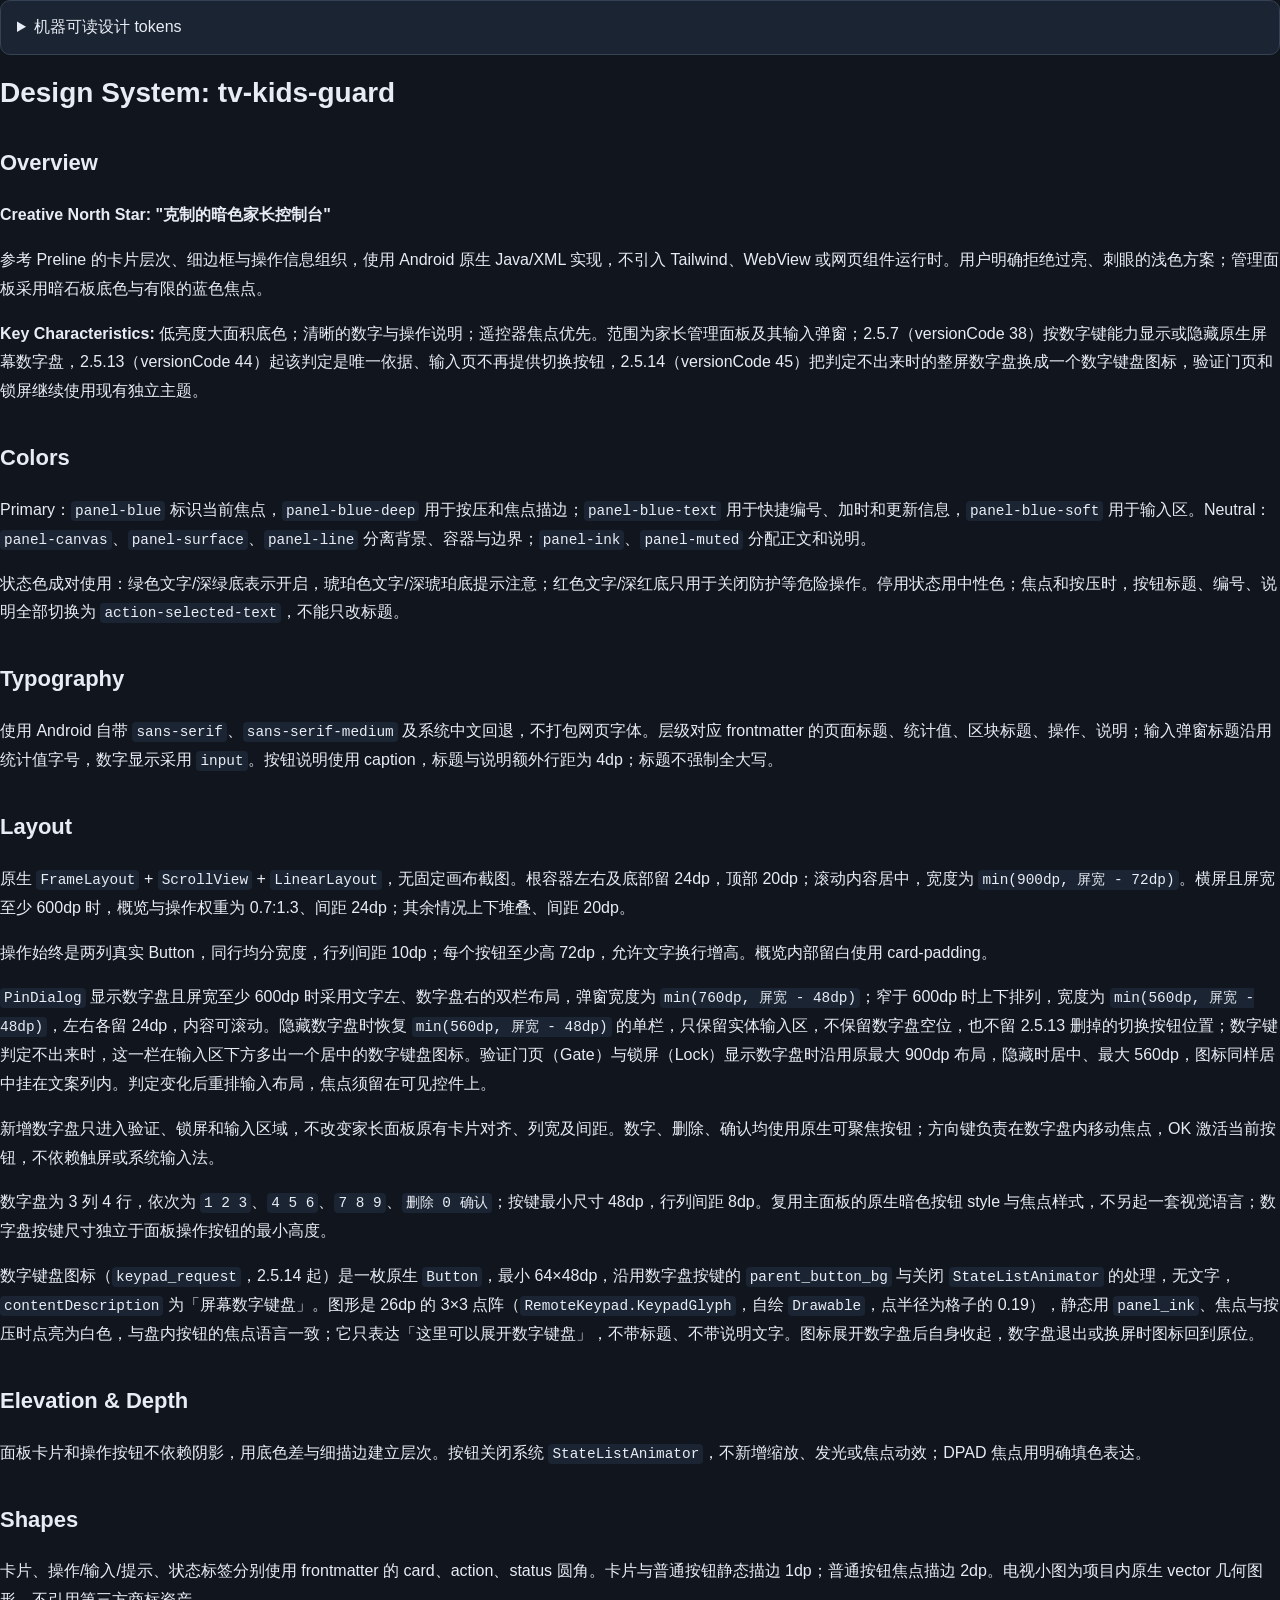
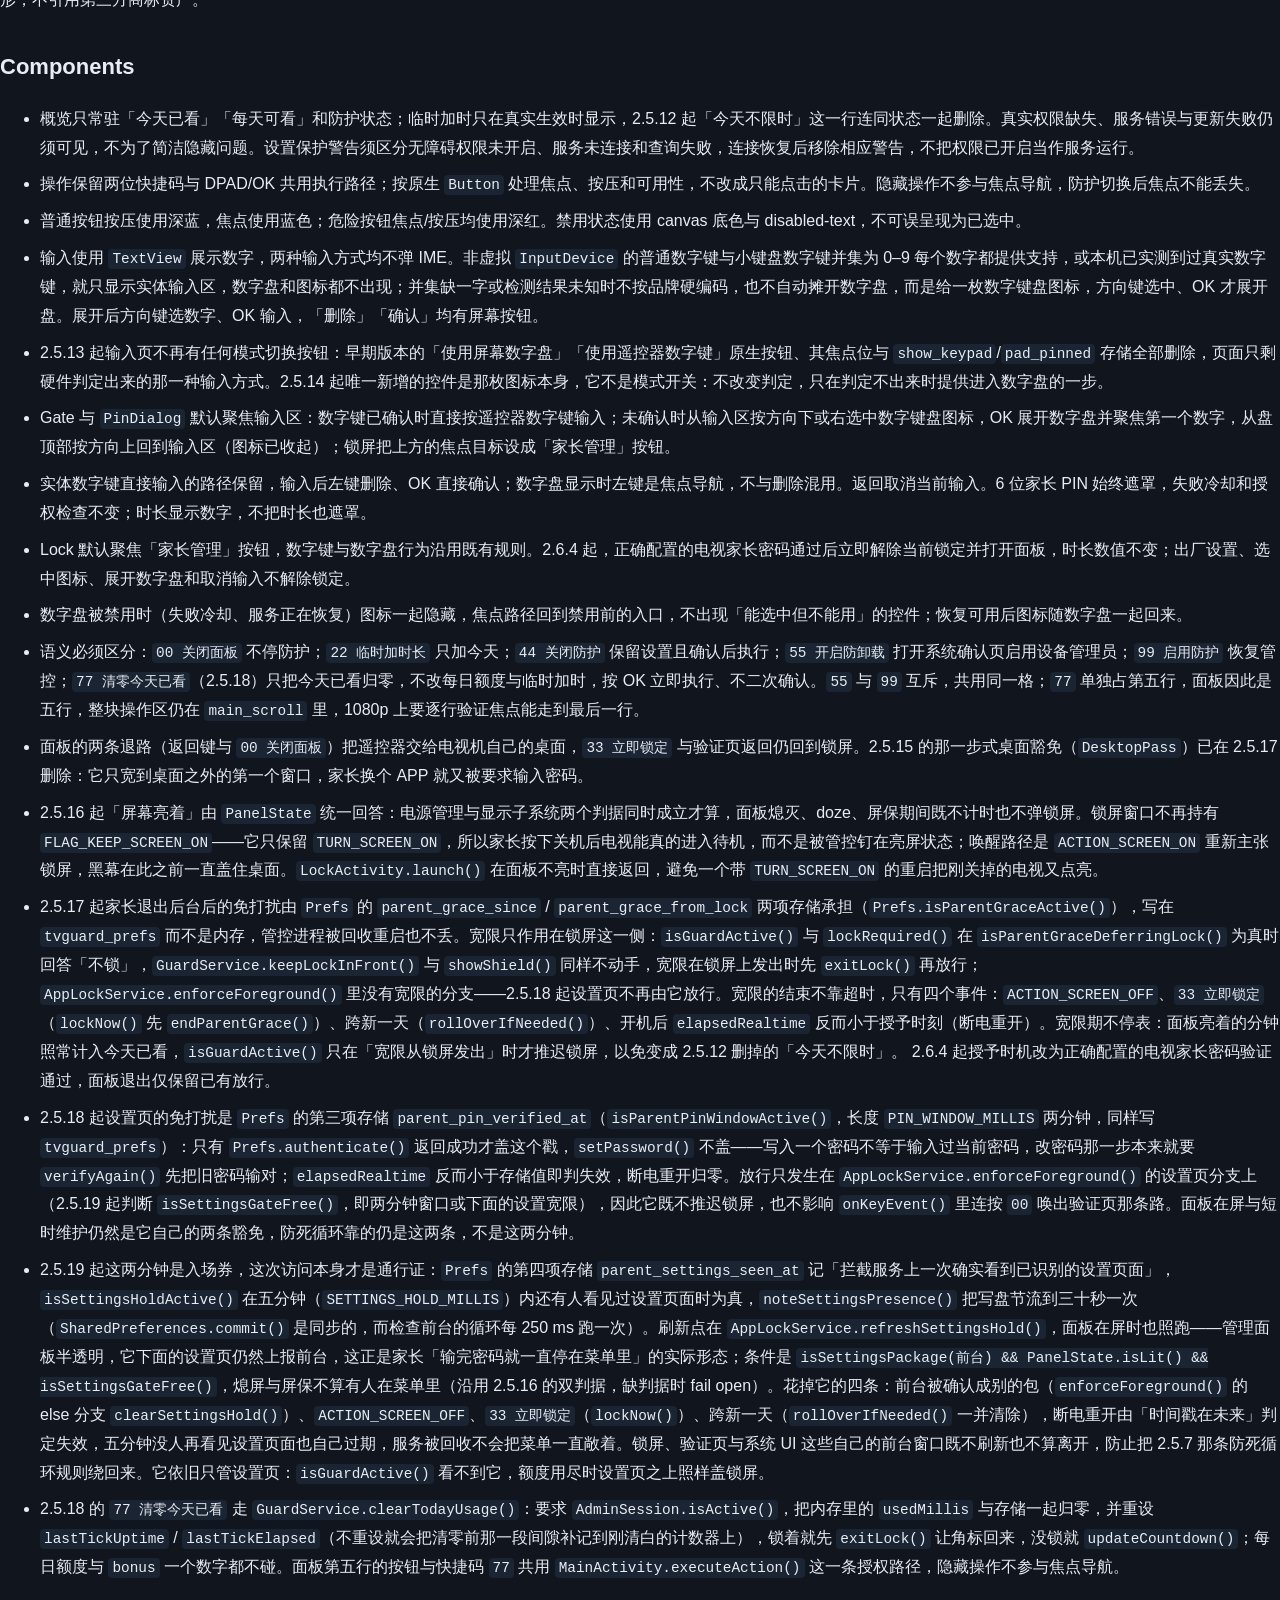
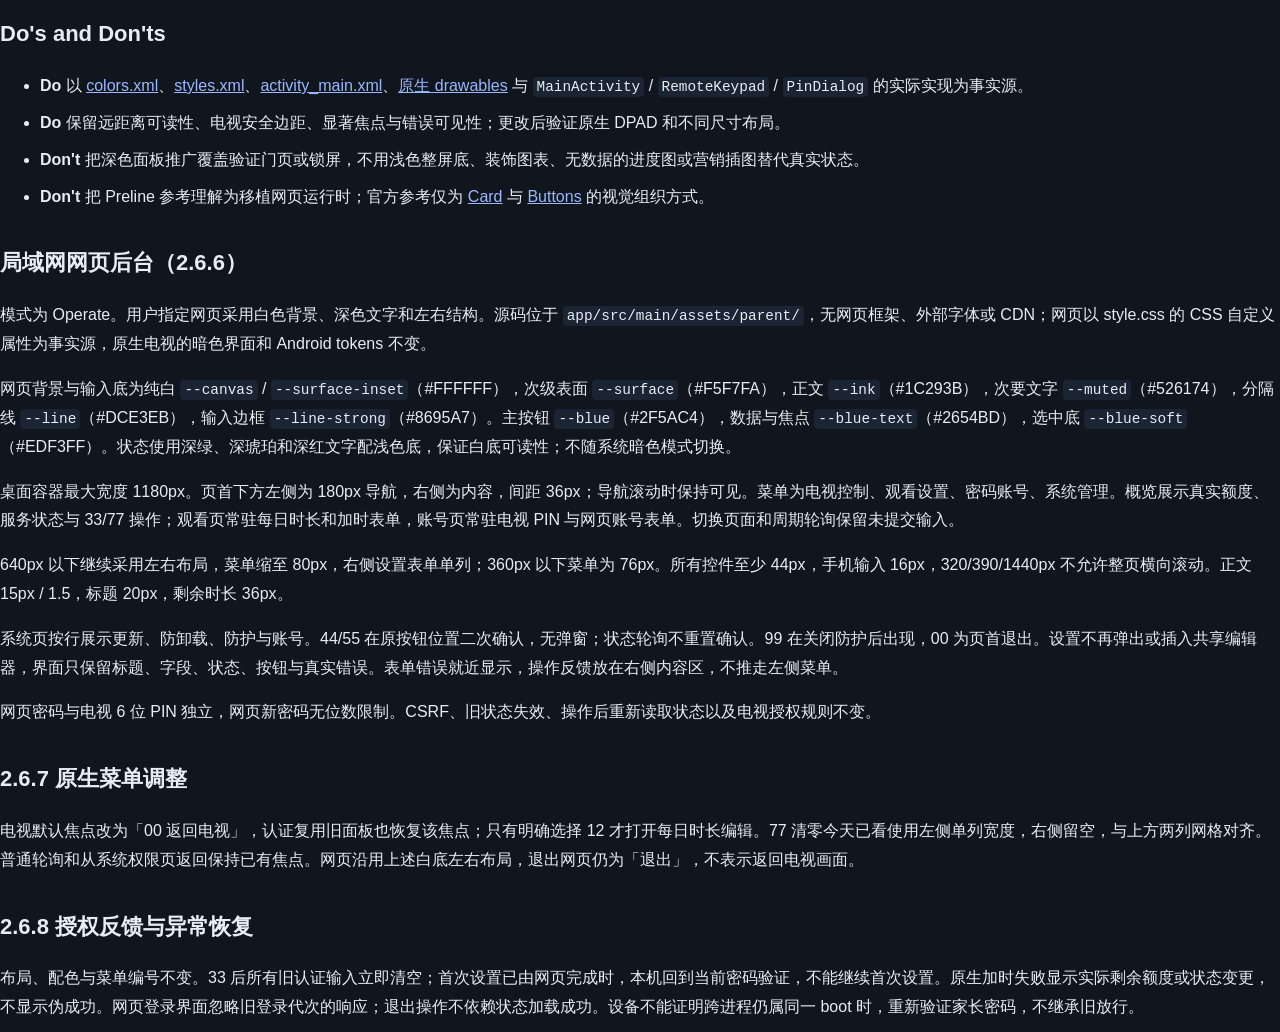
<file: DESIGN.html>
<!doctype html>
<html lang="zh-CN">
<head>
<meta charset="utf-8">
<meta name="viewport" content="width=device-width, initial-scale=1">
<title>Design System: tv-kids-guard</title>
<style>html{color-scheme:dark}body{margin:0;background:#10151e;color:#e8edf5;font:16px/1.8 sans-serif}main{max-width:960px;margin:auto;padding:32px 24px 64px}h1{font-size:28px;line-height:1.35}h2{font-size:22px;margin-top:32px}p,li{overflow-wrap:anywhere}li+li{margin-top:8px}a{color:#9ab9ff}a:focus-visible,summary:focus-visible{outline:2px solid #9ab9ff;outline-offset:4px}code,pre{font-family:monospace;font-size:.9em}code{background:#1b2432;padding:2px 4px;border-radius:4px}details{padding:12px 16px;background:#1b2432;border:1px solid #354154;border-radius:10px}summary{cursor:pointer}pre{overflow:auto;line-height:1.5}.table-wrap{overflow:auto}table{border-collapse:collapse;width:100%}th,td{padding:8px 12px;border:1px solid #354154;text-align:left}footer{margin-top:40px;color:#a5b1c4;font-size:14px}@media(max-width:600px){main{padding:20px 16px 40px}h1{font-size:25px}}@media print{html{color-scheme:light}body{background:white;color:black;font-size:11pt}main{max-width:none;padding:0}a{color:inherit}code,details{background:transparent}pre{white-space:pre-wrap}h2{break-after:avoid}li,tr{break-inside:avoid}details{display:none}footer{color:#444}}</style>
</head>
<body>
<details><summary>机器可读设计 tokens</summary><pre>name: tv-kids-guard 家长管理
description: 原生 Android TV 的克制暗色家长控制台，以遥控器焦点和清晰状态为中心。
colors:
  panel-canvas: &quot;#10151E&quot;
  panel-surface: &quot;#1B2432&quot;
  panel-ink: &quot;#E8EDF5&quot;
  panel-muted: &quot;#A5B1C4&quot;
  panel-line: &quot;#354154&quot;
  panel-blue: &quot;#315DCA&quot;
  panel-blue-deep: &quot;#254BA8&quot;
  panel-blue-text: &quot;#9AB9FF&quot;
  panel-blue-soft: &quot;#202F49&quot;
  panel-green: &quot;#90D9B3&quot;
  panel-green-soft: &quot;#17392F&quot;
  panel-amber: &quot;#F3C478&quot;
  panel-amber-soft: &quot;#332A1D&quot;
  panel-red: &quot;#FDA4AF&quot;
  panel-red-soft: &quot;#35222B&quot;
  panel-danger-focus: &quot;#9F2346&quot;
  action-selected-text: &quot;#FFFFFF&quot;
  action-disabled-text: &quot;#68778D&quot;
typography:
  title: {fontFamily: &quot;sans-serif-medium&quot;, fontSize: &quot;28sp&quot;}
  value: {fontFamily: &quot;sans-serif-medium&quot;, fontSize: &quot;26sp&quot;}
  heading: {fontFamily: &quot;sans-serif-medium&quot;, fontSize: &quot;20sp&quot;}
  action: {fontFamily: &quot;sans-serif-medium&quot;, fontSize: &quot;18sp&quot;}
  message: {fontFamily: &quot;Android default&quot;, fontSize: &quot;18sp&quot;}
  caption: {fontFamily: &quot;sans-serif&quot;, fontSize: &quot;14sp&quot;}
  input: {fontFamily: &quot;Android default&quot;, fontSize: &quot;36sp&quot;, fontWeight: 700}
rounded:
  status: &quot;6dp&quot;
  action: &quot;10dp&quot;
  card: &quot;14dp&quot;
spacing:
  action-gap: &quot;10dp&quot;
  action-inline: &quot;14dp&quot;
  action-block: &quot;12dp&quot;
  card-padding: &quot;18dp&quot;
  overscan: &quot;24dp&quot;
  dialog-padding: &quot;28dp&quot;
components:
  card: {backgroundColor: &quot;{colors.panel-surface}&quot;, textColor: &quot;{colors.panel-ink}&quot;, rounded: &quot;{rounded.card}&quot;, padding: &quot;{spacing.card-padding}&quot;}
  action: {backgroundColor: &quot;{colors.panel-surface}&quot;, textColor: &quot;{colors.panel-ink}&quot;, typography: &quot;{typography.action}&quot;, rounded: &quot;{rounded.action}&quot;, padding: &quot;12dp 14dp&quot;}
  action-focused: {backgroundColor: &quot;{colors.panel-blue}&quot;, textColor: &quot;{colors.action-selected-text}&quot;, rounded: &quot;{rounded.action}&quot;}
  danger: {backgroundColor: &quot;{colors.panel-red-soft}&quot;, textColor: &quot;{colors.panel-red}&quot;, rounded: &quot;{rounded.action}&quot;}
  danger-focused: {backgroundColor: &quot;{colors.panel-danger-focus}&quot;, textColor: &quot;{colors.action-selected-text}&quot;, rounded: &quot;{rounded.action}&quot;}</pre></details>
<h1>Design System: tv-kids-guard</h1>
<h2>Overview</h2>
<p><strong>Creative North Star: "克制的暗色家长控制台"</strong></p>
<p>参考 Preline 的卡片层次、细边框与操作信息组织，使用 Android 原生 Java/XML 实现，不引入 Tailwind、WebView 或网页组件运行时。用户明确拒绝过亮、刺眼的浅色方案；管理面板采用暗石板底色与有限的蓝色焦点。</p>
<p><strong>Key Characteristics:</strong> 低亮度大面积底色；清晰的数字与操作说明；遥控器焦点优先。范围为家长管理面板及其输入弹窗；2.5.7（versionCode 38）按数字键能力显示或隐藏原生屏幕数字盘，2.5.13（versionCode 44）起该判定是唯一依据、输入页不再提供切换按钮，2.5.14（versionCode 45）把判定不出来时的整屏数字盘换成一个数字键盘图标，验证门页和锁屏继续使用现有独立主题。</p>
<h2>Colors</h2>
<p>Primary：<code>panel-blue</code> 标识当前焦点，<code>panel-blue-deep</code> 用于按压和焦点描边；<code>panel-blue-text</code> 用于快捷编号、加时和更新信息，<code>panel-blue-soft</code> 用于输入区。Neutral：<code>panel-canvas</code>、<code>panel-surface</code>、<code>panel-line</code> 分离背景、容器与边界；<code>panel-ink</code>、<code>panel-muted</code> 分配正文和说明。</p>
<p>状态色成对使用：绿色文字/深绿底表示开启，琥珀色文字/深琥珀底提示注意；红色文字/深红底只用于关闭防护等危险操作。停用状态用中性色；焦点和按压时，按钮标题、编号、说明全部切换为 <code>action-selected-text</code>，不能只改标题。</p>
<h2>Typography</h2>
<p>使用 Android 自带 <code>sans-serif</code>、<code>sans-serif-medium</code> 及系统中文回退，不打包网页字体。层级对应 frontmatter 的页面标题、统计值、区块标题、操作、说明；输入弹窗标题沿用统计值字号，数字显示采用 <code>input</code>。按钮说明使用 caption，标题与说明额外行距为 4dp；标题不强制全大写。</p>
<h2>Layout</h2>
<p>原生 <code>FrameLayout</code> + <code>ScrollView</code> + <code>LinearLayout</code>，无固定画布截图。根容器左右及底部留 24dp，顶部 20dp；滚动内容居中，宽度为 <code>min(900dp, 屏宽 - 72dp)</code>。横屏且屏宽至少 600dp 时，概览与操作权重为 0.7:1.3、间距 24dp；其余情况上下堆叠、间距 20dp。</p>
<p>操作始终是两列真实 Button，同行均分宽度，行列间距 10dp；每个按钮至少高 72dp，允许文字换行增高。概览内部留白使用 card-padding。</p>
<p><code>PinDialog</code> 显示数字盘且屏宽至少 600dp 时采用文字左、数字盘右的双栏布局，弹窗宽度为 <code>min(760dp, 屏宽 - 48dp)</code>；窄于 600dp 时上下排列，宽度为 <code>min(560dp, 屏宽 - 48dp)</code>，左右各留 24dp，内容可滚动。隐藏数字盘时恢复 <code>min(560dp, 屏宽 - 48dp)</code> 的单栏，只保留实体输入区，不保留数字盘空位，也不留 2.5.13 删掉的切换按钮位置；数字键判定不出来时，这一栏在输入区下方多出一个居中的数字键盘图标。验证门页（Gate）与锁屏（Lock）显示数字盘时沿用原最大 900dp 布局，隐藏时居中、最大 560dp，图标同样居中挂在文案列内。判定变化后重排输入布局，焦点须留在可见控件上。</p>
<p>新增数字盘只进入验证、锁屏和输入区域，不改变家长面板原有卡片对齐、列宽及间距。数字、删除、确认均使用原生可聚焦按钮；方向键负责在数字盘内移动焦点，OK 激活当前按钮，不依赖触屏或系统输入法。</p>
<p>数字盘为 3 列 4 行，依次为 <code>1 2 3</code>、<code>4 5 6</code>、<code>7 8 9</code>、<code>删除 0 确认</code>；按键最小尺寸 48dp，行列间距 8dp。复用主面板的原生暗色按钮 style 与焦点样式，不另起一套视觉语言；数字盘按键尺寸独立于面板操作按钮的最小高度。</p>
<p>数字键盘图标（<code>keypad_request</code>，2.5.14 起）是一枚原生 <code>Button</code>，最小 64×48dp，沿用数字盘按键的 <code>parent_button_bg</code> 与关闭 <code>StateListAnimator</code> 的处理，无文字，<code>contentDescription</code> 为「屏幕数字键盘」。图形是 26dp 的 3×3 点阵（<code>RemoteKeypad.KeypadGlyph</code>，自绘 <code>Drawable</code>，点半径为格子的 0.19），静态用 <code>panel_ink</code>、焦点与按压时点亮为白色，与盘内按钮的焦点语言一致；它只表达「这里可以展开数字键盘」，不带标题、不带说明文字。图标展开数字盘后自身收起，数字盘退出或换屏时图标回到原位。</p>
<h2>Elevation &amp; Depth</h2>
<p>面板卡片和操作按钮不依赖阴影，用底色差与细描边建立层次。按钮关闭系统 <code>StateListAnimator</code>，不新增缩放、发光或焦点动效；DPAD 焦点用明确填色表达。</p>
<h2>Shapes</h2>
<p>卡片、操作/输入/提示、状态标签分别使用 frontmatter 的 card、action、status 圆角。卡片与普通按钮静态描边 1dp；普通按钮焦点描边 2dp。电视小图为项目内原生 vector 几何图形，不引用第三方商标资产。</p>
<h2>Components</h2>
<ul>
  <li>概览只常驻「今天已看」「每天可看」和防护状态；临时加时只在真实生效时显示，2.5.12 起「今天不限时」这一行连同状态一起删除。真实权限缺失、服务错误与更新失败仍须可见，不为了简洁隐藏问题。设置保护警告须区分无障碍权限未开启、服务未连接和查询失败，连接恢复后移除相应警告，不把权限已开启当作服务运行。</li>
  <li>操作保留两位快捷码与 DPAD/OK 共用执行路径；按原生 <code>Button</code> 处理焦点、按压和可用性，不改成只能点击的卡片。隐藏操作不参与焦点导航，防护切换后焦点不能丢失。</li>
  <li>普通按钮按压使用深蓝，焦点使用蓝色；危险按钮焦点/按压均使用深红。禁用状态使用 canvas 底色与 disabled-text，不可误呈现为已选中。</li>
  <li>输入使用 <code>TextView</code> 展示数字，两种输入方式均不弹 IME。非虚拟 <code>InputDevice</code> 的普通数字键与小键盘数字键并集为 0–9 每个数字都提供支持，或本机已实测到过真实数字键，就只显示实体输入区，数字盘和图标都不出现；并集缺一字或检测结果未知时不按品牌硬编码，也不自动摊开数字盘，而是给一枚数字键盘图标，方向键选中、OK 才展开盘。展开后方向键选数字、OK 输入，「删除」「确认」均有屏幕按钮。</li>
  <li>2.5.13 起输入页不再有任何模式切换按钮：早期版本的「使用屏幕数字盘」「使用遥控器数字键」原生按钮、其焦点位与 <code>show_keypad</code>/<code>pad_pinned</code> 存储全部删除，页面只剩硬件判定出来的那一种输入方式。2.5.14 起唯一新增的控件是那枚图标本身，它不是模式开关：不改变判定，只在判定不出来时提供进入数字盘的一步。</li>
  <li>Gate 与 <code>PinDialog</code> 默认聚焦输入区：数字键已确认时直接按遥控器数字键输入；未确认时从输入区按方向下或右选中数字键盘图标，OK 展开数字盘并聚焦第一个数字，从盘顶部按方向上回到输入区（图标已收起）；锁屏把上方的焦点目标设成「家长管理」按钮。</li>
  <li>实体数字键直接输入的路径保留，输入后左键删除、OK 直接确认；数字盘显示时左键是焦点导航，不与删除混用。返回取消当前输入。6 位家长 PIN 始终遮罩，失败冷却和授权检查不变；时长显示数字，不把时长也遮罩。</li>
  <li>Lock 默认聚焦「家长管理」按钮，数字键与数字盘行为沿用既有规则。2.6.4 起，正确配置的电视家长密码通过后立即解除当前锁定并打开面板，时长数值不变；出厂设置、选中图标、展开数字盘和取消输入不解除锁定。</li>
  <li>数字盘被禁用时（失败冷却、服务正在恢复）图标一起隐藏，焦点路径回到禁用前的入口，不出现「能选中但不能用」的控件；恢复可用后图标随数字盘一起回来。</li>
  <li>语义必须区分：<code>00 关闭面板</code> 不停防护；<code>22 临时加时长</code> 只加今天；<code>44 关闭防护</code> 保留设置且确认后执行；<code>55 开启防卸载</code> 打开系统确认页启用设备管理员；<code>99 启用防护</code> 恢复管控；<code>77 清零今天已看</code>（2.5.18）只把今天已看归零，不改每日额度与临时加时，按 OK 立即执行、不二次确认。<code>55</code> 与 <code>99</code> 互斥，共用同一格；<code>77</code> 单独占第五行，面板因此是五行，整块操作区仍在 <code>main_scroll</code> 里，1080p 上要逐行验证焦点能走到最后一行。</li>
  <li>面板的两条退路（返回键与 <code>00 关闭面板</code>）把遥控器交给电视机自己的桌面，<code>33 立即锁定</code> 与验证页返回仍回到锁屏。2.5.15 的那一步式桌面豁免（<code>DesktopPass</code>）已在 2.5.17 删除：它只宽到桌面之外的第一个窗口，家长换个 APP 就又被要求输入密码。</li>
  <li>2.5.16 起「屏幕亮着」由 <code>PanelState</code> 统一回答：电源管理与显示子系统两个判据同时成立才算，面板熄灭、doze、屏保期间既不计时也不弹锁屏。锁屏窗口不再持有 <code>FLAG_KEEP_SCREEN_ON</code>——它只保留 <code>TURN_SCREEN_ON</code>，所以家长按下关机后电视能真的进入待机，而不是被管控钉在亮屏状态；唤醒路径是 <code>ACTION_SCREEN_ON</code> 重新主张锁屏，黑幕在此之前一直盖住桌面。<code>LockActivity.launch()</code> 在面板不亮时直接返回，避免一个带 <code>TURN_SCREEN_ON</code> 的重启把刚关掉的电视又点亮。</li>
  <li>2.5.17 起家长退出后台后的免打扰由 <code>Prefs</code> 的 <code>parent_grace_since</code> / <code>parent_grace_from_lock</code> 两项存储承担（<code>Prefs.isParentGraceActive()</code>），写在 <code>tvguard_prefs</code> 而不是内存，管控进程被回收重启也不丢。宽限只作用在锁屏这一侧：<code>isGuardActive()</code> 与 <code>lockRequired()</code> 在 <code>isParentGraceDeferringLock()</code> 为真时回答「不锁」，<code>GuardService.keepLockInFront()</code> 与 <code>showShield()</code> 同样不动手，宽限在锁屏上发出时先 <code>exitLock()</code> 再放行；<code>AppLockService.enforceForeground()</code> 里没有宽限的分支——2.5.18 起设置页不再由它放行。宽限的结束不靠超时，只有四个事件：<code>ACTION_SCREEN_OFF</code>、<code>33 立即锁定</code>（<code>lockNow()</code> 先 <code>endParentGrace()</code>）、跨新一天（<code>rollOverIfNeeded()</code>）、开机后 <code>elapsedRealtime</code> 反而小于授予时刻（断电重开）。宽限期不停表：面板亮着的分钟照常计入今天已看，<code>isGuardActive()</code> 只在「宽限从锁屏发出」时才推迟锁屏，以免变成 2.5.12 删掉的「今天不限时」。 2.6.4 起授予时机改为正确配置的电视家长密码验证通过，面板退出仅保留已有放行。</li>
  <li>2.5.18 起设置页的免打扰是 <code>Prefs</code> 的第三项存储 <code>parent_pin_verified_at</code>（<code>isParentPinWindowActive()</code>，长度 <code>PIN_WINDOW_MILLIS</code> 两分钟，同样写 <code>tvguard_prefs</code>）：只有 <code>Prefs.authenticate()</code> 返回成功才盖这个戳，<code>setPassword()</code> 不盖——写入一个密码不等于输入过当前密码，改密码那一步本来就要 <code>verifyAgain()</code> 先把旧密码输对；<code>elapsedRealtime</code> 反而小于存储值即判失效，断电重开归零。放行只发生在 <code>AppLockService.enforceForeground()</code> 的设置页分支上（2.5.19 起判断 <code>isSettingsGateFree()</code>，即两分钟窗口或下面的设置宽限），因此它既不推迟锁屏，也不影响 <code>onKeyEvent()</code> 里连按 <code>00</code> 唤出验证页那条路。面板在屏与短时维护仍然是它自己的两条豁免，防死循环靠的仍是这两条，不是这两分钟。</li>
  <li>2.5.19 起这两分钟是入场券，这次访问本身才是通行证：<code>Prefs</code> 的第四项存储 <code>parent_settings_seen_at</code> 记「拦截服务上一次确实看到已识别的设置页面」，<code>isSettingsHoldActive()</code> 在五分钟（<code>SETTINGS_HOLD_MILLIS</code>）内还有人看见过设置页面时为真，<code>noteSettingsPresence()</code> 把写盘节流到三十秒一次（<code>SharedPreferences.commit()</code> 是同步的，而检查前台的循环每 250 ms 跑一次）。刷新点在 <code>AppLockService.refreshSettingsHold()</code>，面板在屏时也照跑——管理面板半透明，它下面的设置页仍然上报前台，这正是家长「输完密码就一直停在菜单里」的实际形态；条件是 <code>isSettingsPackage(前台) &amp;&amp; PanelState.isLit() &amp;&amp; isSettingsGateFree()</code>，熄屏与屏保不算有人在菜单里（沿用 2.5.16 的双判据，缺判据时 fail open）。花掉它的四条：前台被确认成别的包（<code>enforceForeground()</code> 的 else 分支 <code>clearSettingsHold()</code>）、<code>ACTION_SCREEN_OFF</code>、<code>33 立即锁定</code>（<code>lockNow()</code>）、跨新一天（<code>rollOverIfNeeded()</code> 一并清除），断电重开由「时间戳在未来」判定失效，五分钟没人再看见设置页面也自己过期，服务被回收不会把菜单一直敞着。锁屏、验证页与系统 UI 这些自己的前台窗口既不刷新也不算离开，防止把 2.5.7 那条防死循环规则绕回来。它依旧只管设置页：<code>isGuardActive()</code> 看不到它，额度用尽时设置页之上照样盖锁屏。</li>
  <li>2.5.18 的 <code>77 清零今天已看</code> 走 <code>GuardService.clearTodayUsage()</code>：要求 <code>AdminSession.isActive()</code>，把内存里的 <code>usedMillis</code> 与存储一起归零，并重设 <code>lastTickUptime</code> / <code>lastTickElapsed</code>（不重设就会把清零前那一段间隙补记到刚清白的计数器上），锁着就先 <code>exitLock()</code> 让角标回来，没锁就 <code>updateCountdown()</code>；每日额度与 <code>bonus</code> 一个数字都不碰。面板第五行的按钮与快捷码 <code>77</code> 共用 <code>MainActivity.executeAction()</code> 这一条授权路径，隐藏操作不参与焦点导航。</li>
</ul>
<h2>Do's and Don'ts</h2>
<ul>
  <li><strong>Do</strong> 以 <a href="app/src/main/res/values/colors.xml">colors.xml</a>、<a href="app/src/main/res/values/styles.xml">styles.xml</a>、<a href="app/src/main/res/layout/activity_main.xml">activity_main.xml</a>、<a href="app/src/main/res/drawable/">原生 drawables</a> 与 <code>MainActivity</code> / <code>RemoteKeypad</code> / <code>PinDialog</code> 的实际实现为事实源。</li>
  <li><strong>Do</strong> 保留远距离可读性、电视安全边距、显著焦点与错误可见性；更改后验证原生 DPAD 和不同尺寸布局。</li>
  <li><strong>Don't</strong> 把深色面板推广覆盖验证门页或锁屏，不用浅色整屏底、装饰图表、无数据的进度图或营销插图替代真实状态。</li>
  <li><strong>Don't</strong> 把 Preline 参考理解为移植网页运行时；官方参考仅为 <a href="https://preline.co/docs/components/card.html">Card</a> 与 <a href="https://preline.co/docs/components/buttons.html">Buttons</a> 的视觉组织方式。</li>
</ul>
<h2>局域网网页后台（2.6.6）</h2>
<p>模式为 Operate。用户指定网页采用白色背景、深色文字和左右结构。源码位于 <code>app/src/main/assets/parent/</code>，无网页框架、外部字体或 CDN；网页以 style.css 的 CSS 自定义属性为事实源，原生电视的暗色界面和 Android tokens 不变。</p>
<p>网页背景与输入底为纯白 <code>--canvas</code> / <code>--surface-inset</code>（#FFFFFF），次级表面 <code>--surface</code>（#F5F7FA），正文 <code>--ink</code>（#1C293B），次要文字 <code>--muted</code>（#526174），分隔线 <code>--line</code>（#DCE3EB），输入边框 <code>--line-strong</code>（#8695A7）。主按钮 <code>--blue</code>（#2F5AC4），数据与焦点 <code>--blue-text</code>（#2654BD），选中底 <code>--blue-soft</code>（#EDF3FF）。状态使用深绿、深琥珀和深红文字配浅色底，保证白底可读性；不随系统暗色模式切换。</p>
<p>桌面容器最大宽度 1180px。页首下方左侧为 180px 导航，右侧为内容，间距 36px；导航滚动时保持可见。菜单为电视控制、观看设置、密码账号、系统管理。概览展示真实额度、服务状态与 33/77 操作；观看页常驻每日时长和加时表单，账号页常驻电视 PIN 与网页账号表单。切换页面和周期轮询保留未提交输入。</p>
<p>640px 以下继续采用左右布局，菜单缩至 80px，右侧设置表单单列；360px 以下菜单为 76px。所有控件至少 44px，手机输入 16px，320/390/1440px 不允许整页横向滚动。正文 15px / 1.5，标题 20px，剩余时长 36px。</p>
<p>系统页按行展示更新、防卸载、防护与账号。44/55 在原按钮位置二次确认，无弹窗；状态轮询不重置确认。99 在关闭防护后出现，00 为页首退出。设置不再弹出或插入共享编辑器，界面只保留标题、字段、状态、按钮与真实错误。表单错误就近显示，操作反馈放在右侧内容区，不推走左侧菜单。</p>
<p>网页密码与电视 6 位 PIN 独立，网页新密码无位数限制。CSRF、旧状态失效、操作后重新读取状态以及电视授权规则不变。</p>
<h2>2.6.7 原生菜单调整</h2>
<p>电视默认焦点改为「00 返回电视」，认证复用旧面板也恢复该焦点；只有明确选择 12 才打开每日时长编辑。77 清零今天已看使用左侧单列宽度，右侧留空，与上方两列网格对齐。普通轮询和从系统权限页返回保持已有焦点。网页沿用上述白底左右布局，退出网页仍为「退出」，不表示返回电视画面。</p>
<h2>2.6.8 授权反馈与异常恢复</h2>
<p>布局、配色与菜单编号不变。33 后所有旧认证输入立即清空；首次设置已由网页完成时，本机回到当前密码验证，不能继续首次设置。原生加时失败显示实际剩余额度或状态变更，不显示伪成功。网页登录界面忽略旧登录代次的响应；退出操作不依赖状态加载成功。设备不能证明跨进程仍属同一 boot 时，重新验证家长密码，不继承旧放行。</p>
</body>
</html>
</file>
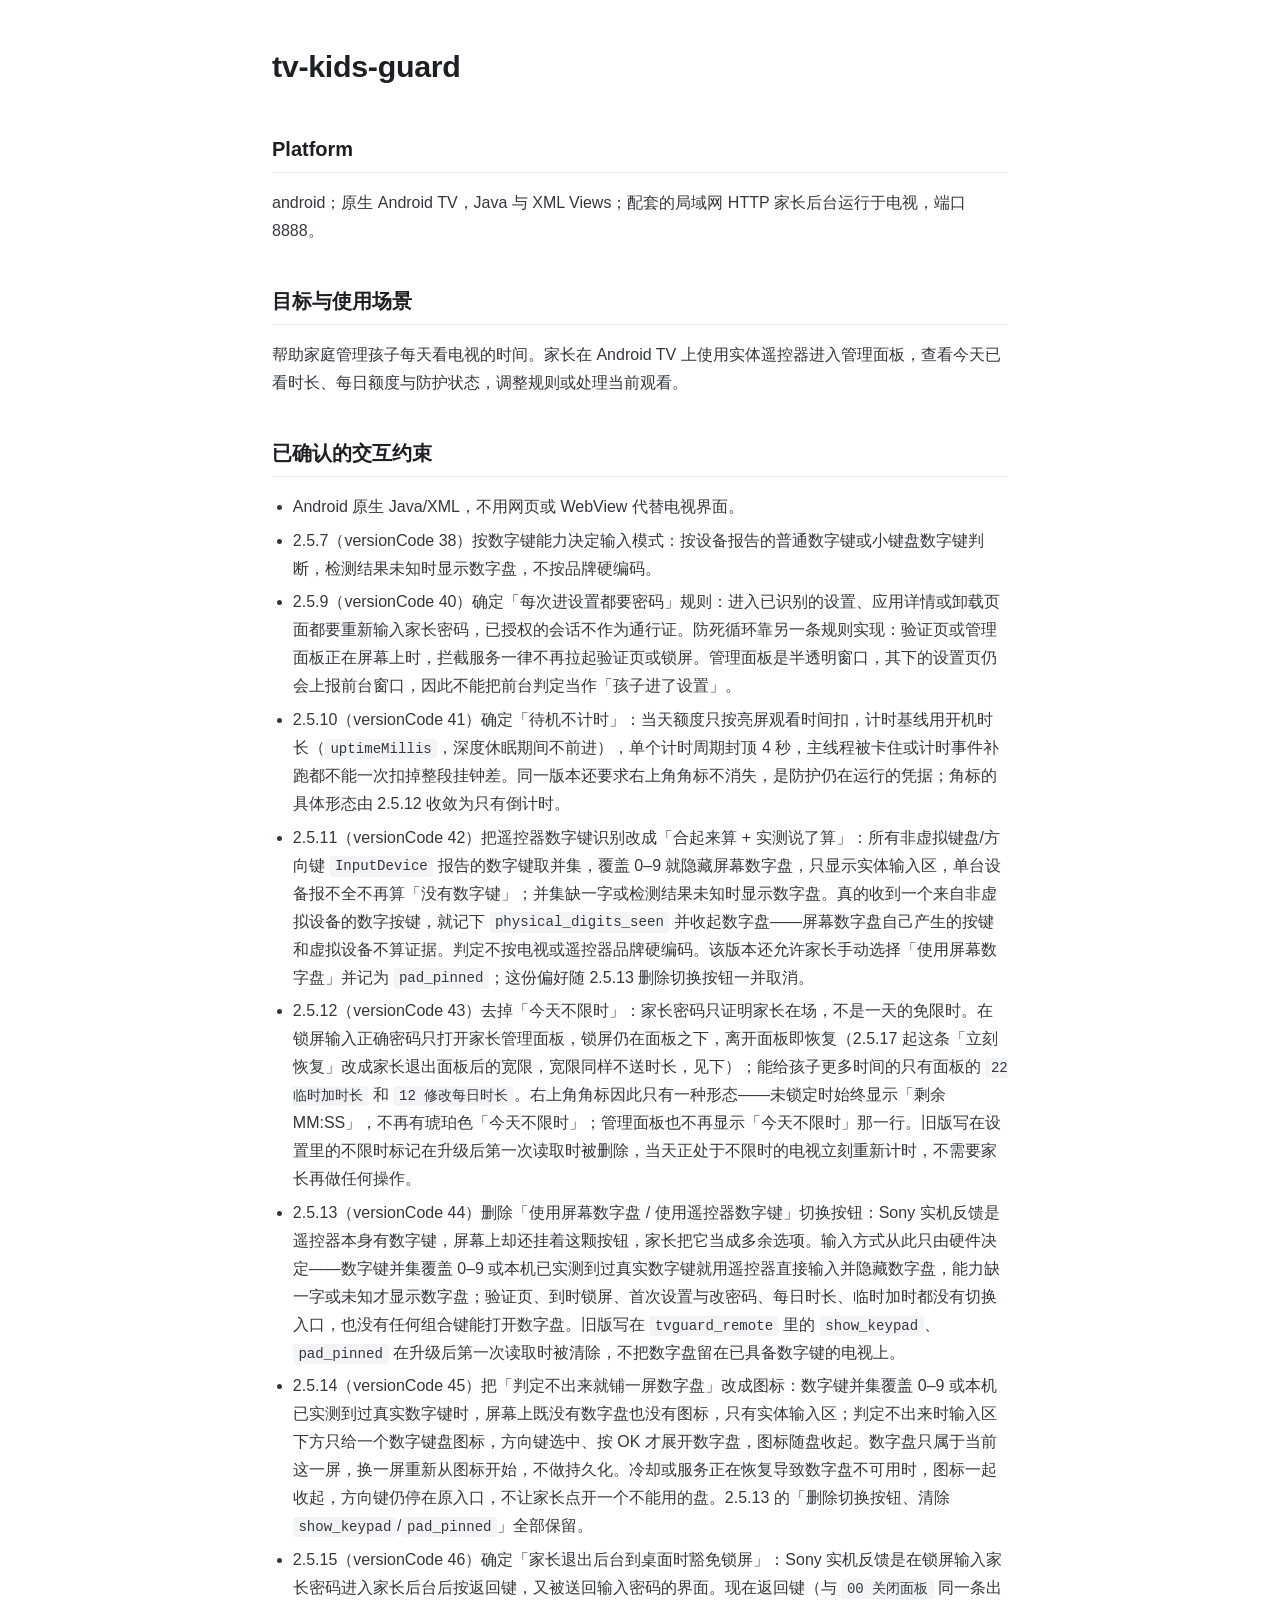
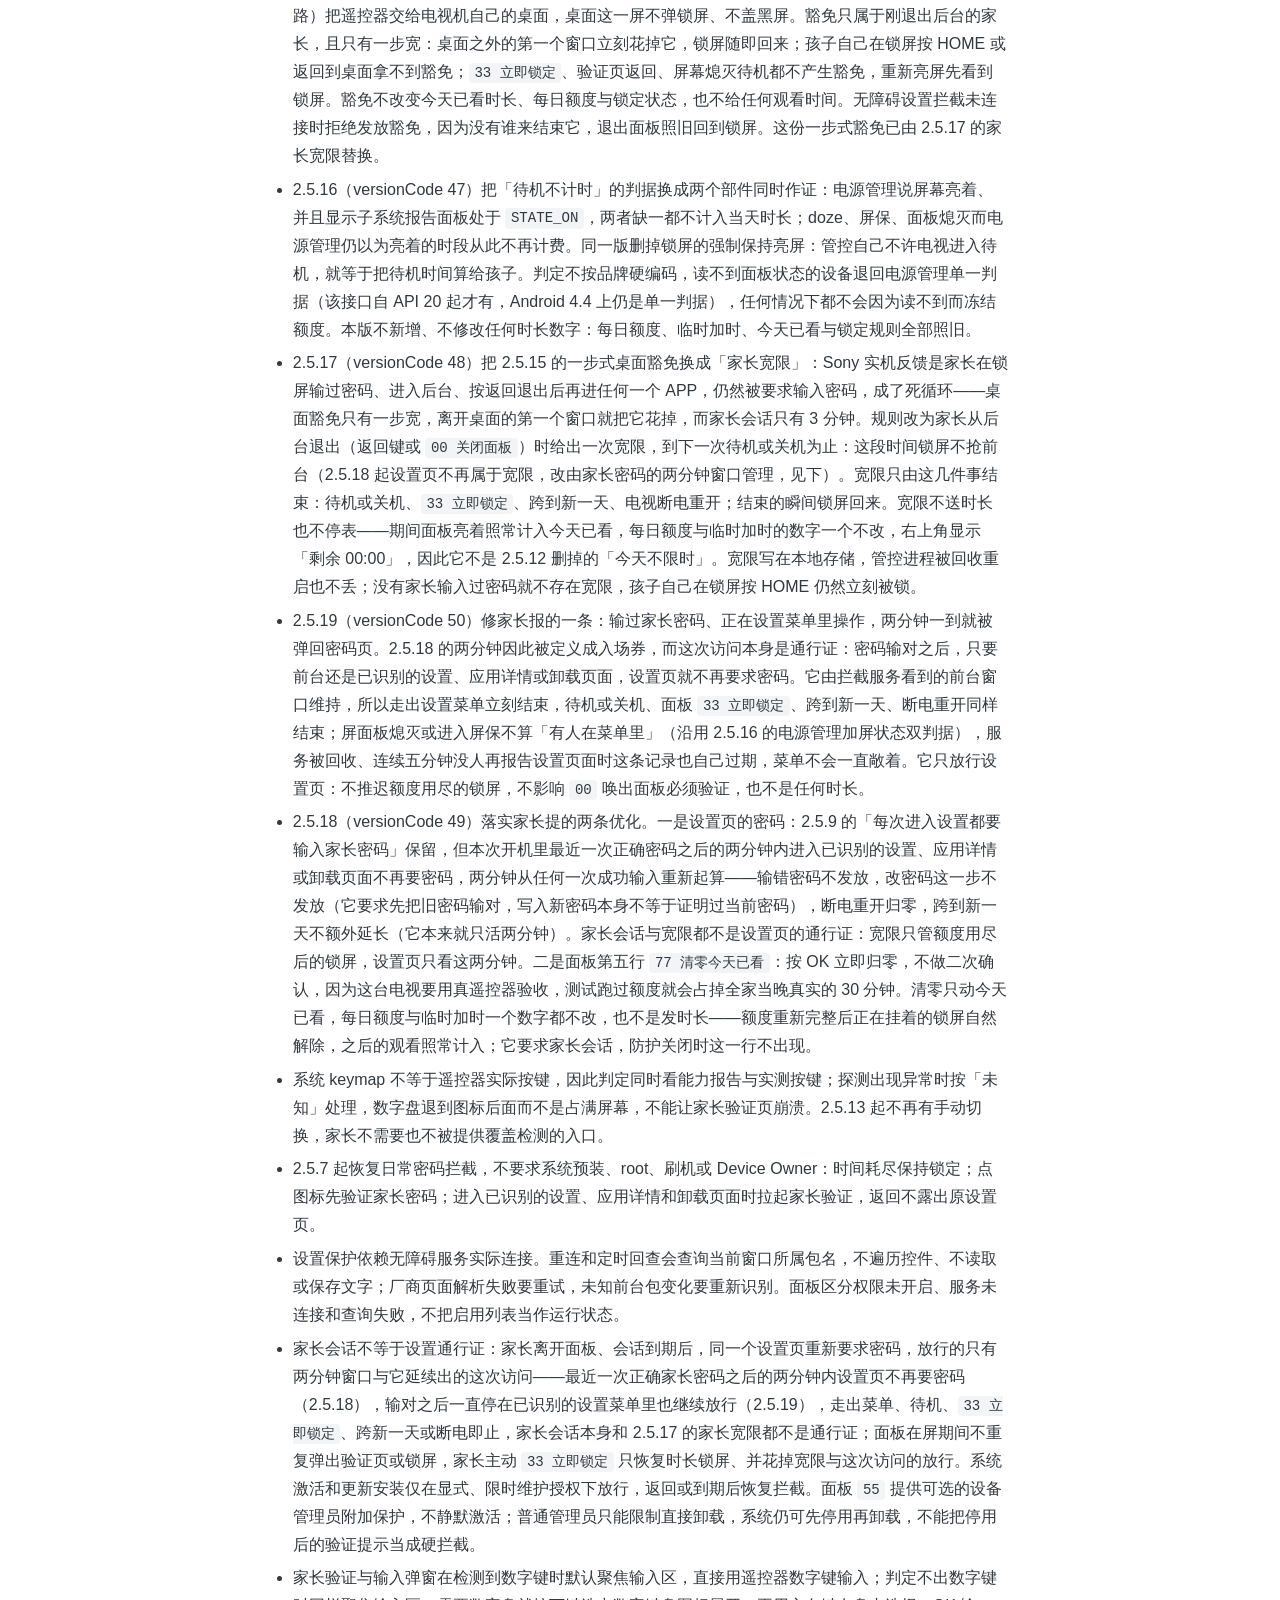
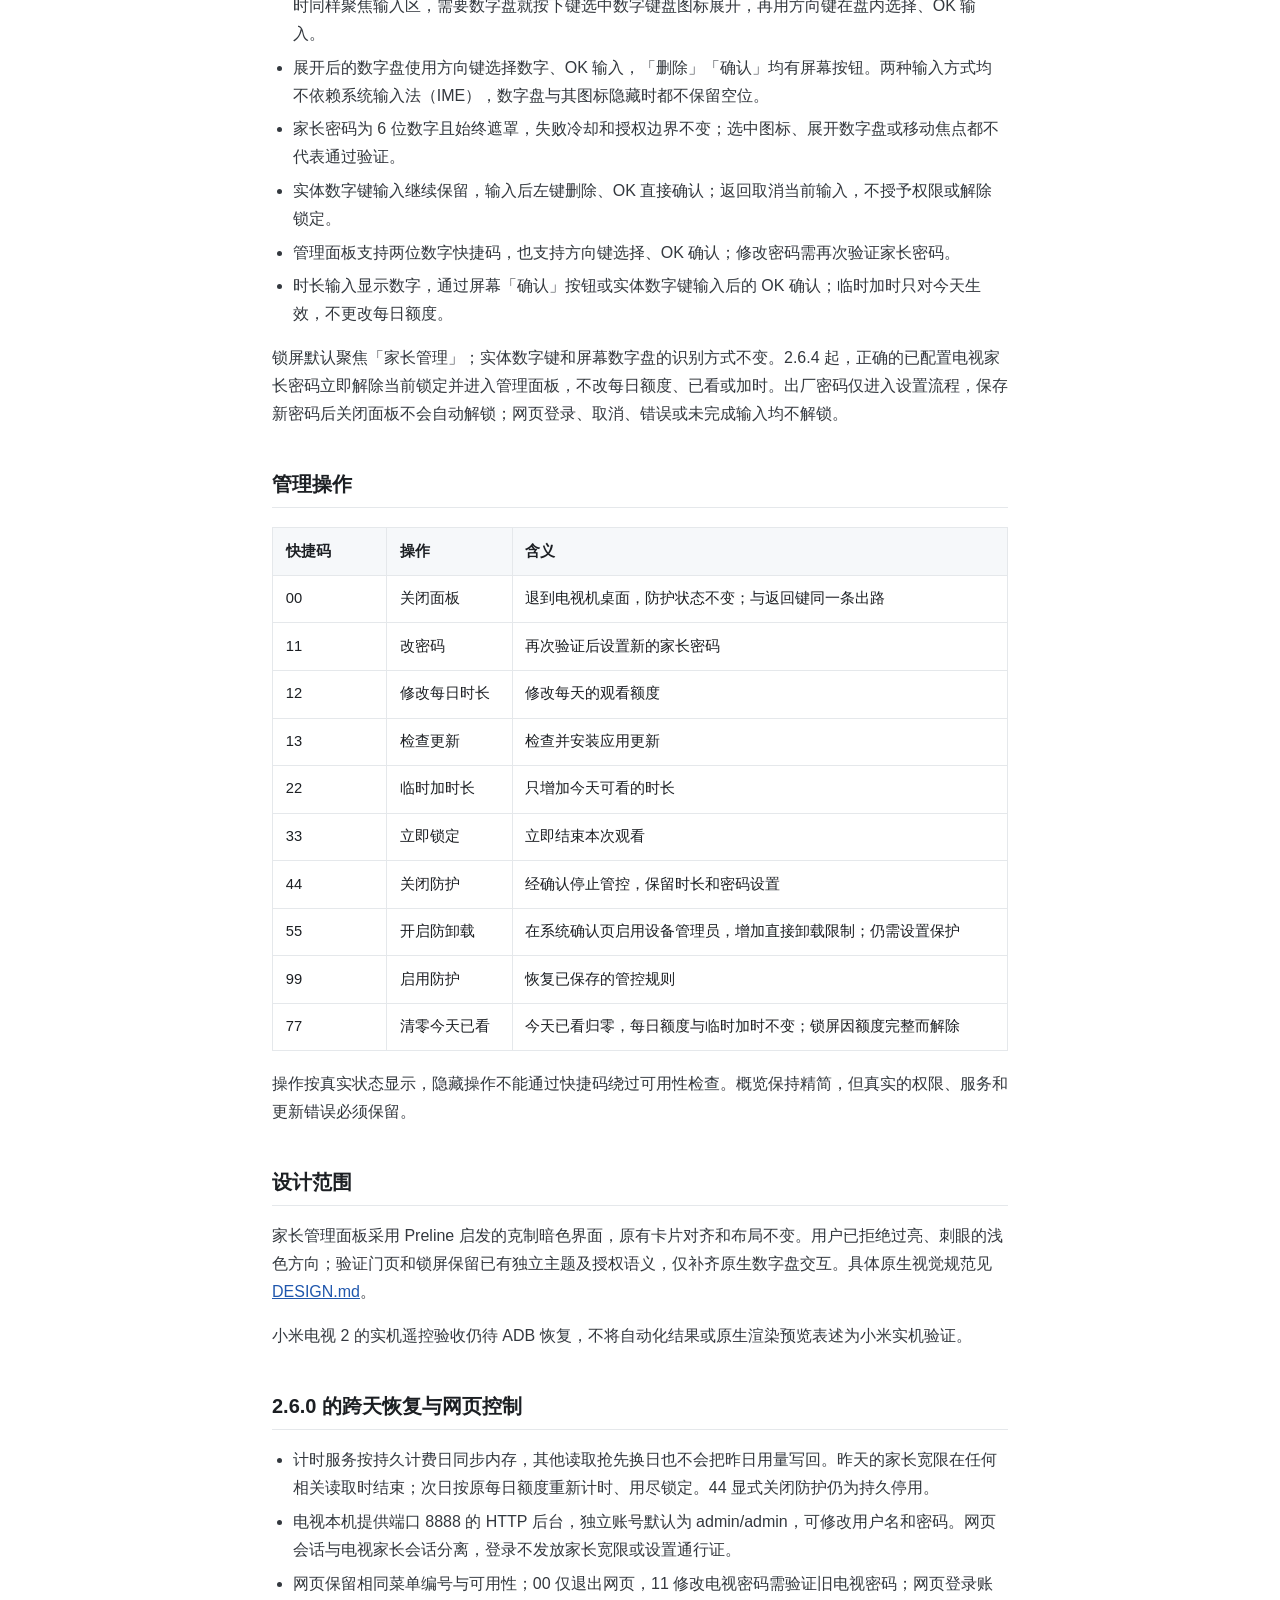
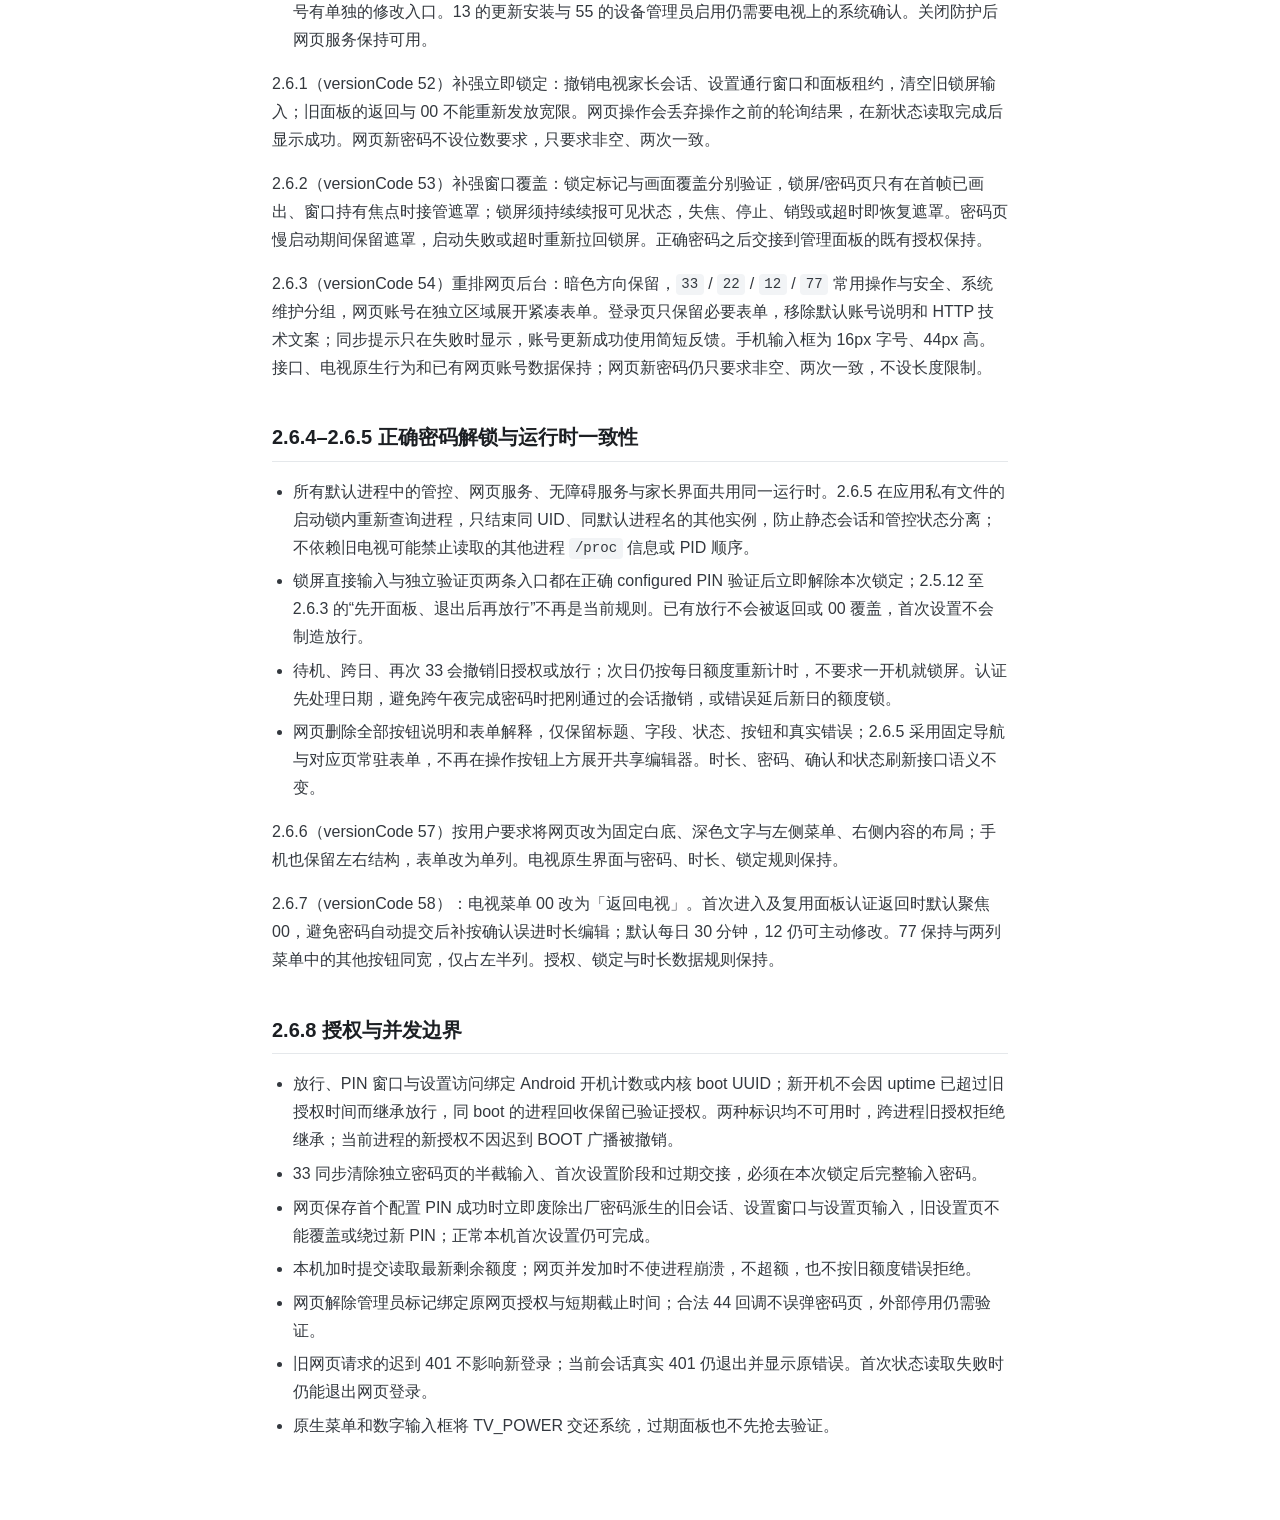
<file: PRODUCT.html>
<!DOCTYPE html>
<html lang="zh-CN">
<head>
<meta charset="utf-8">
<meta name="viewport" content="width=device-width, initial-scale=1">
<title>tv-kids-guard</title>
<style>
  :root { color-scheme: light dark; }
  body {
    margin: 0 auto; max-width: 46rem; padding: 2.5rem 1.25rem 4rem;
    font: 16px/1.75 -apple-system, "PingFang SC", "Microsoft YaHei", "Helvetica Neue", sans-serif;
    color: #1c1f23; background: #fff;
  }
  h1 { font-size: 1.9rem; margin: 0 0 1.2rem; letter-spacing: -0.01em; }
  h2 { font-size: 1.25rem; margin: 2.4rem 0 .8rem; padding-bottom: .35rem; border-bottom: 1px solid #e5e8eb; }
  h3 { font-size: 1.05rem; margin: 1.6rem 0 .5rem; }
  p, li { color: #33383e; }
  a { color: #2057ad; overflow-wrap: anywhere; }
  img { display: block; max-width: 100%; height: auto; border-radius: 8px; }
  .table-scroll { overflow-x: auto; margin: 1.2rem 0; }
  table { width: 100%; border-collapse: collapse; text-align: left; font-size: .92em; }
  th, td { min-width: 5rem; padding: .65rem .8rem; border: 1px solid #e5e8eb; vertical-align: top; }
  th { background: #f6f8fa; }
  code {
    font-family: ui-monospace, SFMono-Regular, Menlo, Consolas, monospace;
    font-size: .88em; background: #f2f4f6; padding: .15em .4em; border-radius: 4px;
  }
  pre {
    background: #f6f8fa; border: 1px solid #e5e8eb; border-radius: 8px;
    padding: 1rem 1.1rem; overflow-x: auto; line-height: 1.6;
  }
  pre code { background: none; padding: 0; font-size: .85em; }
  ul { padding-left: 1.3rem; }
  li { margin: .35rem 0; }
  strong { color: #14181c; }
  @media (prefers-color-scheme: dark) {
    body { color: #e6e9ec; background: #14171a; }
    p, li { color: #c3c9d0; }
    strong { color: #fff; }
    a { color: #9bbaff; }
    th, td { border-color: #2a3037; }
    th { background: #1b1f24; }
    h2 { border-color: #2a3037; }
    code { background: #23282e; color: #e6e9ec; }
    pre { background: #1b1f24; border-color: #2a3037; }
  }
  @media print {
    :root { color-scheme: light; }
    body { max-width: none; padding: 0; color: #000; background: #fff; }
    p, li, strong, a { color: #000; }
    code, pre, th { color: #000; background: #f6f8fa; }
    h2, th, td, pre { border-color: #ccc; }
    .table-scroll { overflow: visible; }
    th, td { min-width: 0; }
    pre { white-space: pre-wrap; overflow-wrap: anywhere; }
    pre, img, tr { page-break-inside: avoid; }
    h2, h3 { page-break-after: avoid; }
  }
</style>
</head>
<body>

<h1>tv-kids-guard</h1>
<h2>Platform</h2>
<p>android；原生 Android TV，Java 与 XML Views；配套的局域网 HTTP 家长后台运行于电视，端口 8888。</p>
<h2>目标与使用场景</h2>
<p>帮助家庭管理孩子每天看电视的时间。家长在 Android TV 上使用实体遥控器进入管理面板，查看今天已看时长、每日额度与防护状态，调整规则或处理当前观看。</p>
<h2>已确认的交互约束</h2>
<ul>
  <li>Android 原生 Java/XML，不用网页或 WebView 代替电视界面。</li>
  <li>2.5.7（versionCode 38）按数字键能力决定输入模式：按设备报告的普通数字键或小键盘数字键判断，检测结果未知时显示数字盘，不按品牌硬编码。</li>
  <li>2.5.9（versionCode 40）确定「每次进设置都要密码」规则：进入已识别的设置、应用详情或卸载页面都要重新输入家长密码，已授权的会话不作为通行证。防死循环靠另一条规则实现：验证页或管理面板正在屏幕上时，拦截服务一律不再拉起验证页或锁屏。管理面板是半透明窗口，其下的设置页仍会上报前台窗口，因此不能把前台判定当作「孩子进了设置」。</li>
  <li>2.5.10（versionCode 41）确定「待机不计时」：当天额度只按亮屏观看时间扣，计时基线用开机时长（<code>uptimeMillis</code>，深度休眠期间不前进），单个计时周期封顶 4 秒，主线程被卡住或计时事件补跑都不能一次扣掉整段挂钟差。同一版本还要求右上角角标不消失，是防护仍在运行的凭据；角标的具体形态由 2.5.12 收敛为只有倒计时。</li>
  <li>2.5.11（versionCode 42）把遥控器数字键识别改成「合起来算 + 实测说了算」：所有非虚拟键盘/方向键 <code>InputDevice</code> 报告的数字键取并集，覆盖 0–9 就隐藏屏幕数字盘，只显示实体输入区，单台设备报不全不再算「没有数字键」；并集缺一字或检测结果未知时显示数字盘。真的收到一个来自非虚拟设备的数字按键，就记下 <code>physical_digits_seen</code> 并收起数字盘——屏幕数字盘自己产生的按键和虚拟设备不算证据。判定不按电视或遥控器品牌硬编码。该版本还允许家长手动选择「使用屏幕数字盘」并记为 <code>pad_pinned</code>；这份偏好随 2.5.13 删除切换按钮一并取消。</li>
  <li>2.5.12（versionCode 43）去掉「今天不限时」：家长密码只证明家长在场，不是一天的免限时。在锁屏输入正确密码只打开家长管理面板，锁屏仍在面板之下，离开面板即恢复（2.5.17 起这条「立刻恢复」改成家长退出面板后的宽限，宽限同样不送时长，见下）；能给孩子更多时间的只有面板的 <code>22 临时加时长</code> 和 <code>12 修改每日时长</code>。右上角角标因此只有一种形态——未锁定时始终显示「剩余 MM:SS」，不再有琥珀色「今天不限时」；管理面板也不再显示「今天不限时」那一行。旧版写在设置里的不限时标记在升级后第一次读取时被删除，当天正处于不限时的电视立刻重新计时，不需要家长再做任何操作。</li>
  <li>2.5.13（versionCode 44）删除「使用屏幕数字盘 / 使用遥控器数字键」切换按钮：Sony 实机反馈是遥控器本身有数字键，屏幕上却还挂着这颗按钮，家长把它当成多余选项。输入方式从此只由硬件决定——数字键并集覆盖 0–9 或本机已实测到过真实数字键就用遥控器直接输入并隐藏数字盘，能力缺一字或未知才显示数字盘；验证页、到时锁屏、首次设置与改密码、每日时长、临时加时都没有切换入口，也没有任何组合键能打开数字盘。旧版写在 <code>tvguard_remote</code> 里的 <code>show_keypad</code>、<code>pad_pinned</code> 在升级后第一次读取时被清除，不把数字盘留在已具备数字键的电视上。</li>
  <li>2.5.14（versionCode 45）把「判定不出来就铺一屏数字盘」改成图标：数字键并集覆盖 0–9 或本机已实测到过真实数字键时，屏幕上既没有数字盘也没有图标，只有实体输入区；判定不出来时输入区下方只给一个数字键盘图标，方向键选中、按 OK 才展开数字盘，图标随盘收起。数字盘只属于当前这一屏，换一屏重新从图标开始，不做持久化。冷却或服务正在恢复导致数字盘不可用时，图标一起收起，方向键仍停在原入口，不让家长点开一个不能用的盘。2.5.13 的「删除切换按钮、清除 <code>show_keypad</code>/<code>pad_pinned</code>」全部保留。</li>
  <li>2.5.15（versionCode 46）确定「家长退出后台到桌面时豁免锁屏」：Sony 实机反馈是在锁屏输入家长密码进入家长后台后按返回键，又被送回输入密码的界面。现在返回键（与 <code>00 关闭面板</code> 同一条出路）把遥控器交给电视机自己的桌面，桌面这一屏不弹锁屏、不盖黑屏。豁免只属于刚退出后台的家长，且只有一步宽：桌面之外的第一个窗口立刻花掉它，锁屏随即回来；孩子自己在锁屏按 HOME 或返回到桌面拿不到豁免；<code>33 立即锁定</code>、验证页返回、屏幕熄灭待机都不产生豁免，重新亮屏先看到锁屏。豁免不改变今天已看时长、每日额度与锁定状态，也不给任何观看时间。无障碍设置拦截未连接时拒绝发放豁免，因为没有谁来结束它，退出面板照旧回到锁屏。这份一步式豁免已由 2.5.17 的家长宽限替换。</li>
  <li>2.5.16（versionCode 47）把「待机不计时」的判据换成两个部件同时作证：电源管理说屏幕亮着、并且显示子系统报告面板处于 <code>STATE_ON</code>，两者缺一都不计入当天时长；doze、屏保、面板熄灭而电源管理仍以为亮着的时段从此不再计费。同一版删掉锁屏的强制保持亮屏：管控自己不许电视进入待机，就等于把待机时间算给孩子。判定不按品牌硬编码，读不到面板状态的设备退回电源管理单一判据（该接口自 API 20 起才有，Android 4.4 上仍是单一判据），任何情况下都不会因为读不到而冻结额度。本版不新增、不修改任何时长数字：每日额度、临时加时、今天已看与锁定规则全部照旧。</li>
  <li>2.5.17（versionCode 48）把 2.5.15 的一步式桌面豁免换成「家长宽限」：Sony 实机反馈是家长在锁屏输过密码、进入后台、按返回退出后再进任何一个 APP，仍然被要求输入密码，成了死循环——桌面豁免只有一步宽，离开桌面的第一个窗口就把它花掉，而家长会话只有 3 分钟。规则改为家长从后台退出（返回键或 <code>00 关闭面板</code>）时给出一次宽限，到下一次待机或关机为止：这段时间锁屏不抢前台（2.5.18 起设置页不再属于宽限，改由家长密码的两分钟窗口管理，见下）。宽限只由这几件事结束：待机或关机、<code>33 立即锁定</code>、跨到新一天、电视断电重开；结束的瞬间锁屏回来。宽限不送时长也不停表——期间面板亮着照常计入今天已看，每日额度与临时加时的数字一个不改，右上角显示「剩余 00:00」，因此它不是 2.5.12 删掉的「今天不限时」。宽限写在本地存储，管控进程被回收重启也不丢；没有家长输入过密码就不存在宽限，孩子自己在锁屏按 HOME 仍然立刻被锁。</li>
  <li>2.5.19（versionCode 50）修家长报的一条：输过家长密码、正在设置菜单里操作，两分钟一到就被弹回密码页。2.5.18 的两分钟因此被定义成入场券，而这次访问本身是通行证：密码输对之后，只要前台还是已识别的设置、应用详情或卸载页面，设置页就不再要求密码。它由拦截服务看到的前台窗口维持，所以走出设置菜单立刻结束，待机或关机、面板 <code>33 立即锁定</code>、跨到新一天、断电重开同样结束；屏面板熄灭或进入屏保不算「有人在菜单里」（沿用 2.5.16 的电源管理加屏状态双判据），服务被回收、连续五分钟没人再报告设置页面时这条记录也自己过期，菜单不会一直敞着。它只放行设置页：不推迟额度用尽的锁屏，不影响 <code>00</code> 唤出面板必须验证，也不是任何时长。</li>
  <li>2.5.18（versionCode 49）落实家长提的两条优化。一是设置页的密码：2.5.9 的「每次进入设置都要输入家长密码」保留，但本次开机里最近一次正确密码之后的两分钟内进入已识别的设置、应用详情或卸载页面不再要密码，两分钟从任何一次成功输入重新起算——输错密码不发放，改密码这一步不发放（它要求先把旧密码输对，写入新密码本身不等于证明过当前密码），断电重开归零，跨到新一天不额外延长（它本来就只活两分钟）。家长会话与宽限都不是设置页的通行证：宽限只管额度用尽后的锁屏，设置页只看这两分钟。二是面板第五行 <code>77 清零今天已看</code>：按 OK 立即归零，不做二次确认，因为这台电视要用真遥控器验收，测试跑过额度就会占掉全家当晚真实的 30 分钟。清零只动今天已看，每日额度与临时加时一个数字都不改，也不是发时长——额度重新完整后正在挂着的锁屏自然解除，之后的观看照常计入；它要求家长会话，防护关闭时这一行不出现。</li>
  <li>系统 keymap 不等于遥控器实际按键，因此判定同时看能力报告与实测按键；探测出现异常时按「未知」处理，数字盘退到图标后面而不是占满屏幕，不能让家长验证页崩溃。2.5.13 起不再有手动切换，家长不需要也不被提供覆盖检测的入口。</li>
  <li>2.5.7 起恢复日常密码拦截，不要求系统预装、root、刷机或 Device Owner：时间耗尽保持锁定；点图标先验证家长密码；进入已识别的设置、应用详情和卸载页面时拉起家长验证，返回不露出原设置页。</li>
  <li>设置保护依赖无障碍服务实际连接。重连和定时回查会查询当前窗口所属包名，不遍历控件、不读取或保存文字；厂商页面解析失败要重试，未知前台包变化要重新识别。面板区分权限未开启、服务未连接和查询失败，不把启用列表当作运行状态。</li>
  <li>家长会话不等于设置通行证：家长离开面板、会话到期后，同一个设置页重新要求密码，放行的只有两分钟窗口与它延续出的这次访问——最近一次正确家长密码之后的两分钟内设置页不再要密码（2.5.18），输对之后一直停在已识别的设置菜单里也继续放行（2.5.19），走出菜单、待机、<code>33 立即锁定</code>、跨新一天或断电即止，家长会话本身和 2.5.17 的家长宽限都不是通行证；面板在屏期间不重复弹出验证页或锁屏，家长主动 <code>33 立即锁定</code> 只恢复时长锁屏、并花掉宽限与这次访问的放行。系统激活和更新安装仅在显式、限时维护授权下放行，返回或到期后恢复拦截。面板 <code>55</code> 提供可选的设备管理员附加保护，不静默激活；普通管理员只能限制直接卸载，系统仍可先停用再卸载，不能把停用后的验证提示当成硬拦截。</li>
  <li>家长验证与输入弹窗在检测到数字键时默认聚焦输入区，直接用遥控器数字键输入；判定不出数字键时同样聚焦输入区，需要数字盘就按下键选中数字键盘图标展开，再用方向键在盘内选择、OK 输入。</li>
  <li>展开后的数字盘使用方向键选择数字、OK 输入，「删除」「确认」均有屏幕按钮。两种输入方式均不依赖系统输入法（IME），数字盘与其图标隐藏时都不保留空位。</li>
  <li>家长密码为 6 位数字且始终遮罩，失败冷却和授权边界不变；选中图标、展开数字盘或移动焦点都不代表通过验证。</li>
  <li>实体数字键输入继续保留，输入后左键删除、OK 直接确认；返回取消当前输入，不授予权限或解除锁定。</li>
  <li>管理面板支持两位数字快捷码，也支持方向键选择、OK 确认；修改密码需再次验证家长密码。</li>
  <li>时长输入显示数字，通过屏幕「确认」按钮或实体数字键输入后的 OK 确认；临时加时只对今天生效，不更改每日额度。</li>
</ul>
<p>锁屏默认聚焦「家长管理」；实体数字键和屏幕数字盘的识别方式不变。2.6.4 起，正确的已配置电视家长密码立即解除当前锁定并进入管理面板，不改每日额度、已看或加时。出厂密码仅进入设置流程，保存新密码后关闭面板不会自动解锁；网页登录、取消、错误或未完成输入均不解锁。</p>
<h2>管理操作</h2>
<div class="table-scroll" tabindex="0"><table><thead><tr>
<th scope="col">快捷码</th>
<th scope="col">操作</th>
<th scope="col">含义</th>
</tr></thead><tbody>
<tr><td>00</td><td>关闭面板</td><td>退到电视机桌面，防护状态不变；与返回键同一条出路</td></tr>
<tr><td>11</td><td>改密码</td><td>再次验证后设置新的家长密码</td></tr>
<tr><td>12</td><td>修改每日时长</td><td>修改每天的观看额度</td></tr>
<tr><td>13</td><td>检查更新</td><td>检查并安装应用更新</td></tr>
<tr><td>22</td><td>临时加时长</td><td>只增加今天可看的时长</td></tr>
<tr><td>33</td><td>立即锁定</td><td>立即结束本次观看</td></tr>
<tr><td>44</td><td>关闭防护</td><td>经确认停止管控，保留时长和密码设置</td></tr>
<tr><td>55</td><td>开启防卸载</td><td>在系统确认页启用设备管理员，增加直接卸载限制；仍需设置保护</td></tr>
<tr><td>99</td><td>启用防护</td><td>恢复已保存的管控规则</td></tr>
<tr><td>77</td><td>清零今天已看</td><td>今天已看归零，每日额度与临时加时不变；锁屏因额度完整而解除</td></tr>
</tbody></table></div>
<p>操作按真实状态显示，隐藏操作不能通过快捷码绕过可用性检查。概览保持精简，但真实的权限、服务和更新错误必须保留。</p>
<h2>设计范围</h2>
<p>家长管理面板采用 Preline 启发的克制暗色界面，原有卡片对齐和布局不变。用户已拒绝过亮、刺眼的浅色方向；验证门页和锁屏保留已有独立主题及授权语义，仅补齐原生数字盘交互。具体原生视觉规范见 <a href="DESIGN.md">DESIGN.md</a>。</p>
<p>小米电视 2 的实机遥控验收仍待 ADB 恢复，不将自动化结果或原生渲染预览表述为小米实机验证。</p>
<h2>2.6.0 的跨天恢复与网页控制</h2>
<ul>
  <li>计时服务按持久计费日同步内存，其他读取抢先换日也不会把昨日用量写回。昨天的家长宽限在任何相关读取时结束；次日按原每日额度重新计时、用尽锁定。44 显式关闭防护仍为持久停用。</li>
  <li>电视本机提供端口 8888 的 HTTP 后台，独立账号默认为 admin/admin，可修改用户名和密码。网页会话与电视家长会话分离，登录不发放家长宽限或设置通行证。</li>
  <li>网页保留相同菜单编号与可用性；00 仅退出网页，11 修改电视密码需验证旧电视密码；网页登录账号有单独的修改入口。13 的更新安装与 55 的设备管理员启用仍需要电视上的系统确认。关闭防护后网页服务保持可用。</li>
</ul>
<p>2.6.1（versionCode 52）补强立即锁定：撤销电视家长会话、设置通行窗口和面板租约，清空旧锁屏输入；旧面板的返回与 00 不能重新发放宽限。网页操作会丢弃操作之前的轮询结果，在新状态读取完成后显示成功。网页新密码不设位数要求，只要求非空、两次一致。</p>
<p>2.6.2（versionCode 53）补强窗口覆盖：锁定标记与画面覆盖分别验证，锁屏/密码页只有在首帧已画出、窗口持有焦点时接管遮罩；锁屏须持续续报可见状态，失焦、停止、销毁或超时即恢复遮罩。密码页慢启动期间保留遮罩，启动失败或超时重新拉回锁屏。正确密码之后交接到管理面板的既有授权保持。</p>
<p>2.6.3（versionCode 54）重排网页后台：暗色方向保留，<code>33</code> / <code>22</code> / <code>12</code> / <code>77</code> 常用操作与安全、系统维护分组，网页账号在独立区域展开紧凑表单。登录页只保留必要表单，移除默认账号说明和 HTTP 技术文案；同步提示只在失败时显示，账号更新成功使用简短反馈。手机输入框为 16px 字号、44px 高。接口、电视原生行为和已有网页账号数据保持；网页新密码仍只要求非空、两次一致，不设长度限制。</p>
<h2>2.6.4–2.6.5 正确密码解锁与运行时一致性</h2>
<ul>
  <li>所有默认进程中的管控、网页服务、无障碍服务与家长界面共用同一运行时。2.6.5 在应用私有文件的启动锁内重新查询进程，只结束同 UID、同默认进程名的其他实例，防止静态会话和管控状态分离；不依赖旧电视可能禁止读取的其他进程 <code>/proc</code> 信息或 PID 顺序。</li>
  <li>锁屏直接输入与独立验证页两条入口都在正确 configured PIN 验证后立即解除本次锁定；2.5.12 至 2.6.3 的“先开面板、退出后再放行”不再是当前规则。已有放行不会被返回或 00 覆盖，首次设置不会制造放行。</li>
  <li>待机、跨日、再次 33 会撤销旧授权或放行；次日仍按每日额度重新计时，不要求一开机就锁屏。认证先处理日期，避免跨午夜完成密码时把刚通过的会话撤销，或错误延后新日的额度锁。</li>
  <li>网页删除全部按钮说明和表单解释，仅保留标题、字段、状态、按钮和真实错误；2.6.5 采用固定导航与对应页常驻表单，不再在操作按钮上方展开共享编辑器。时长、密码、确认和状态刷新接口语义不变。</li>
</ul>
<p>2.6.6（versionCode 57）按用户要求将网页改为固定白底、深色文字与左侧菜单、右侧内容的布局；手机也保留左右结构，表单改为单列。电视原生界面与密码、时长、锁定规则保持。</p>
<p>2.6.7（versionCode 58）：电视菜单 00 改为「返回电视」。首次进入及复用面板认证返回时默认聚焦 00，避免密码自动提交后补按确认误进时长编辑；默认每日 30 分钟，12 仍可主动修改。77 保持与两列菜单中的其他按钮同宽，仅占左半列。授权、锁定与时长数据规则保持。</p>
<h2>2.6.8 授权与并发边界</h2>
<ul>
  <li>放行、PIN 窗口与设置访问绑定 Android 开机计数或内核 boot UUID；新开机不会因 uptime 已超过旧授权时间而继承放行，同 boot 的进程回收保留已验证授权。两种标识均不可用时，跨进程旧授权拒绝继承；当前进程的新授权不因迟到 BOOT 广播被撤销。</li>
  <li>33 同步清除独立密码页的半截输入、首次设置阶段和过期交接，必须在本次锁定后完整输入密码。</li>
  <li>网页保存首个配置 PIN 成功时立即废除出厂密码派生的旧会话、设置窗口与设置页输入，旧设置页不能覆盖或绕过新 PIN；正常本机首次设置仍可完成。</li>
  <li>本机加时提交读取最新剩余额度；网页并发加时不使进程崩溃，不超额，也不按旧额度错误拒绝。</li>
  <li>网页解除管理员标记绑定原网页授权与短期截止时间；合法 44 回调不误弹密码页，外部停用仍需验证。</li>
  <li>旧网页请求的迟到 401 不影响新登录；当前会话真实 401 仍退出并显示原错误。首次状态读取失败时仍能退出网页登录。</li>
  <li>原生菜单和数字输入框将 TV_POWER 交还系统，过期面板也不先抢去验证。</li>
</ul>

</body>
</html>
</file>
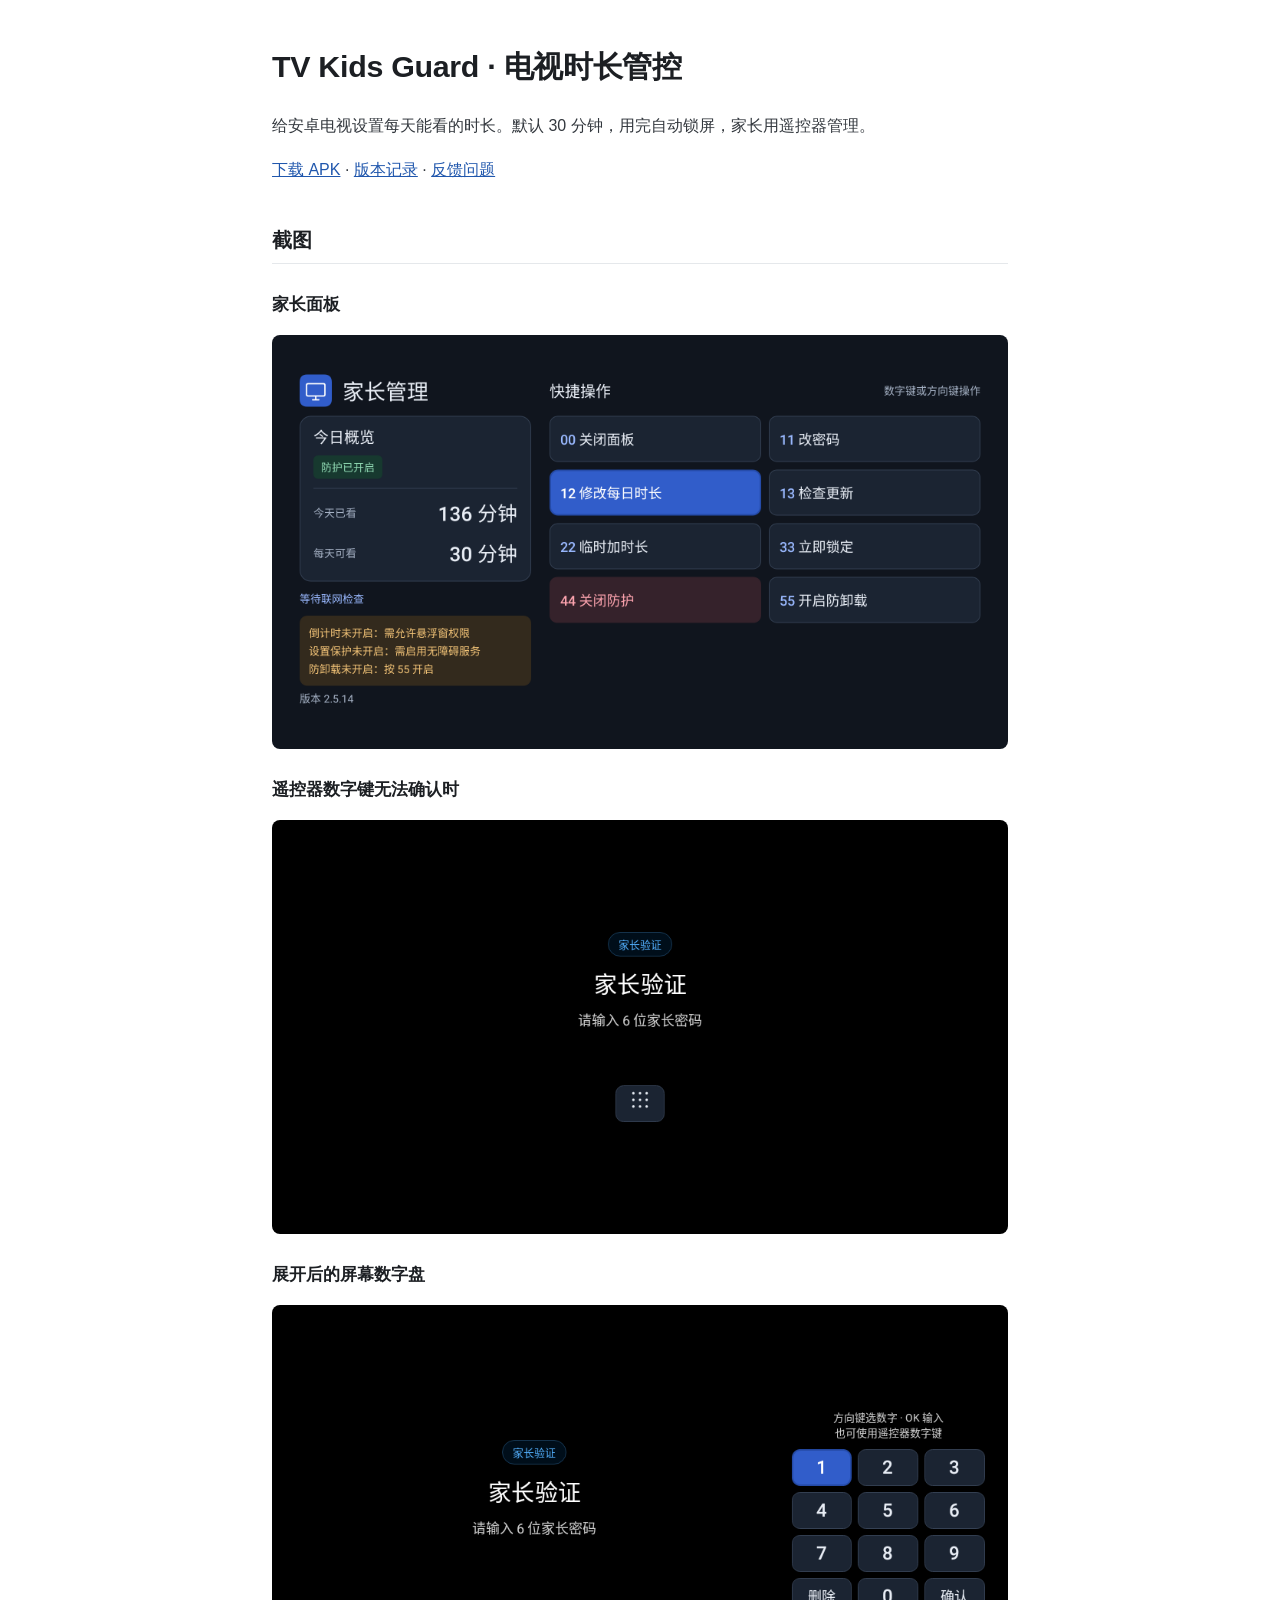
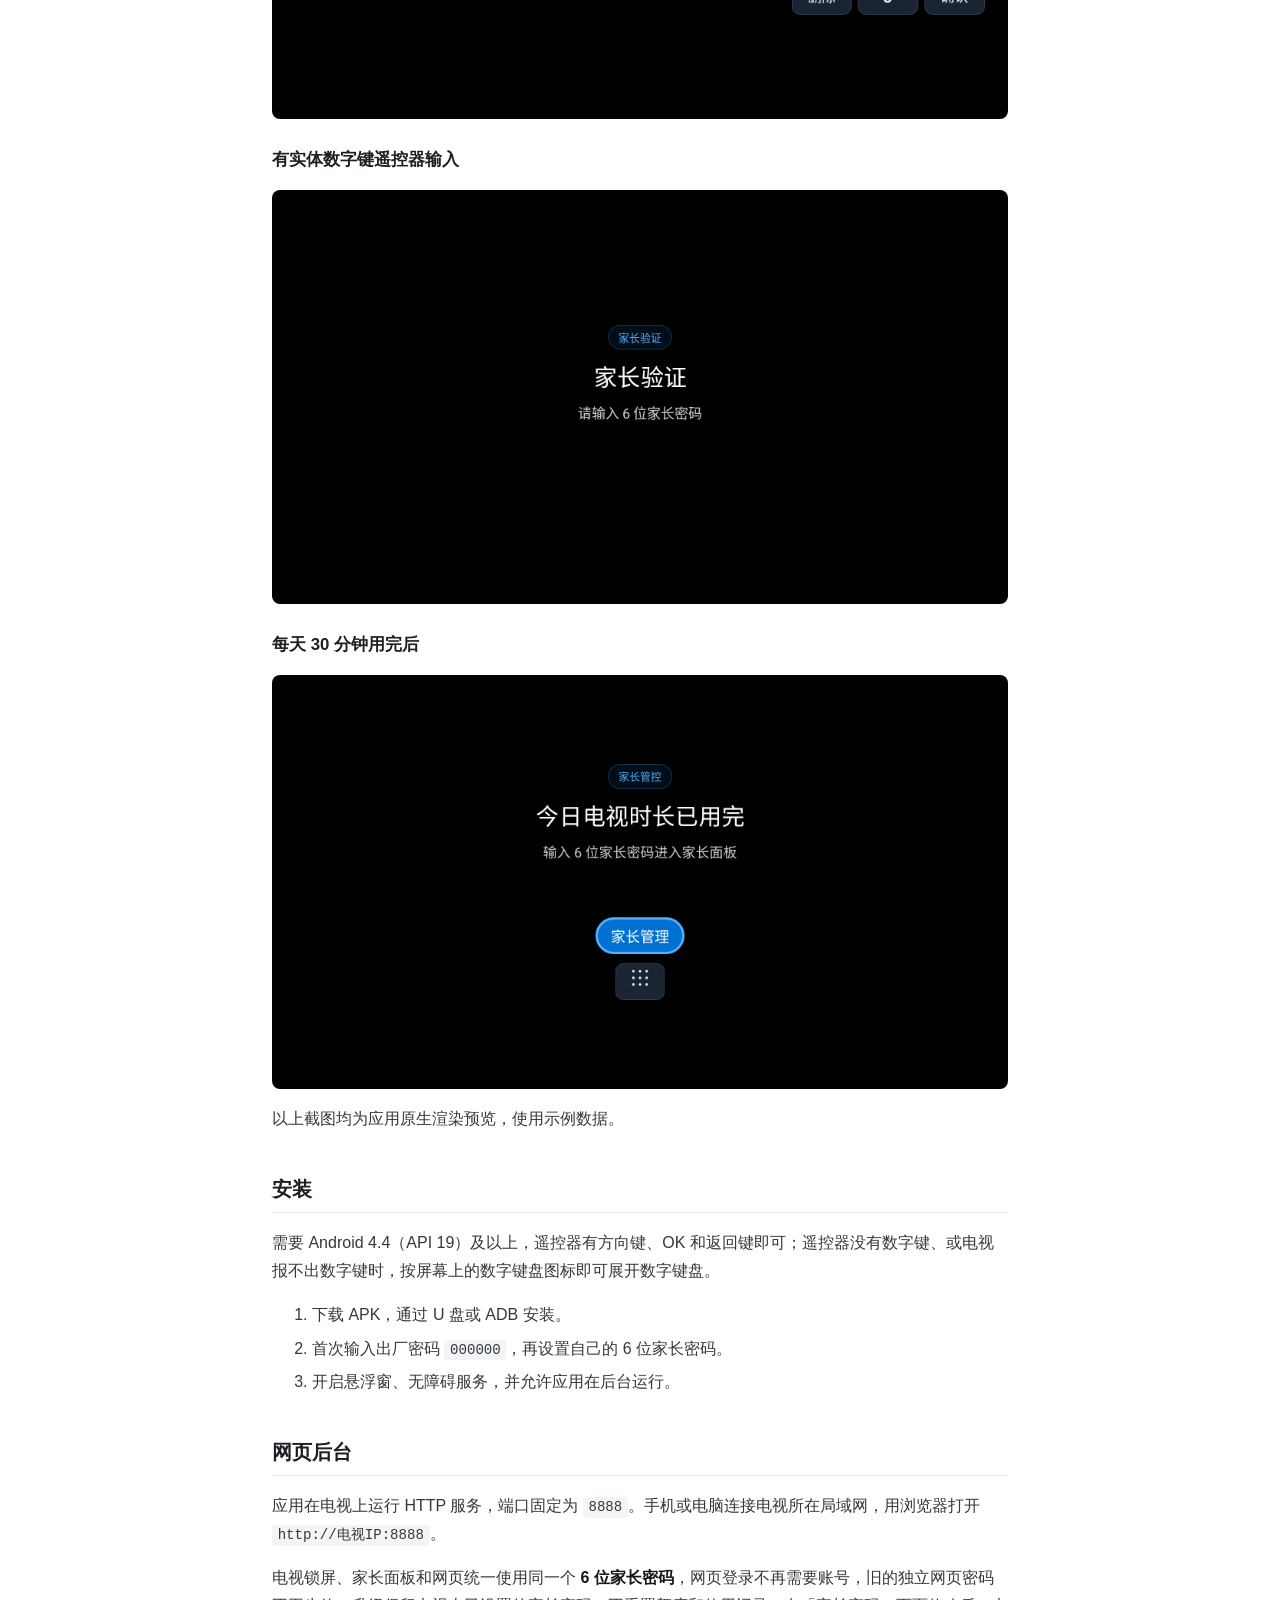
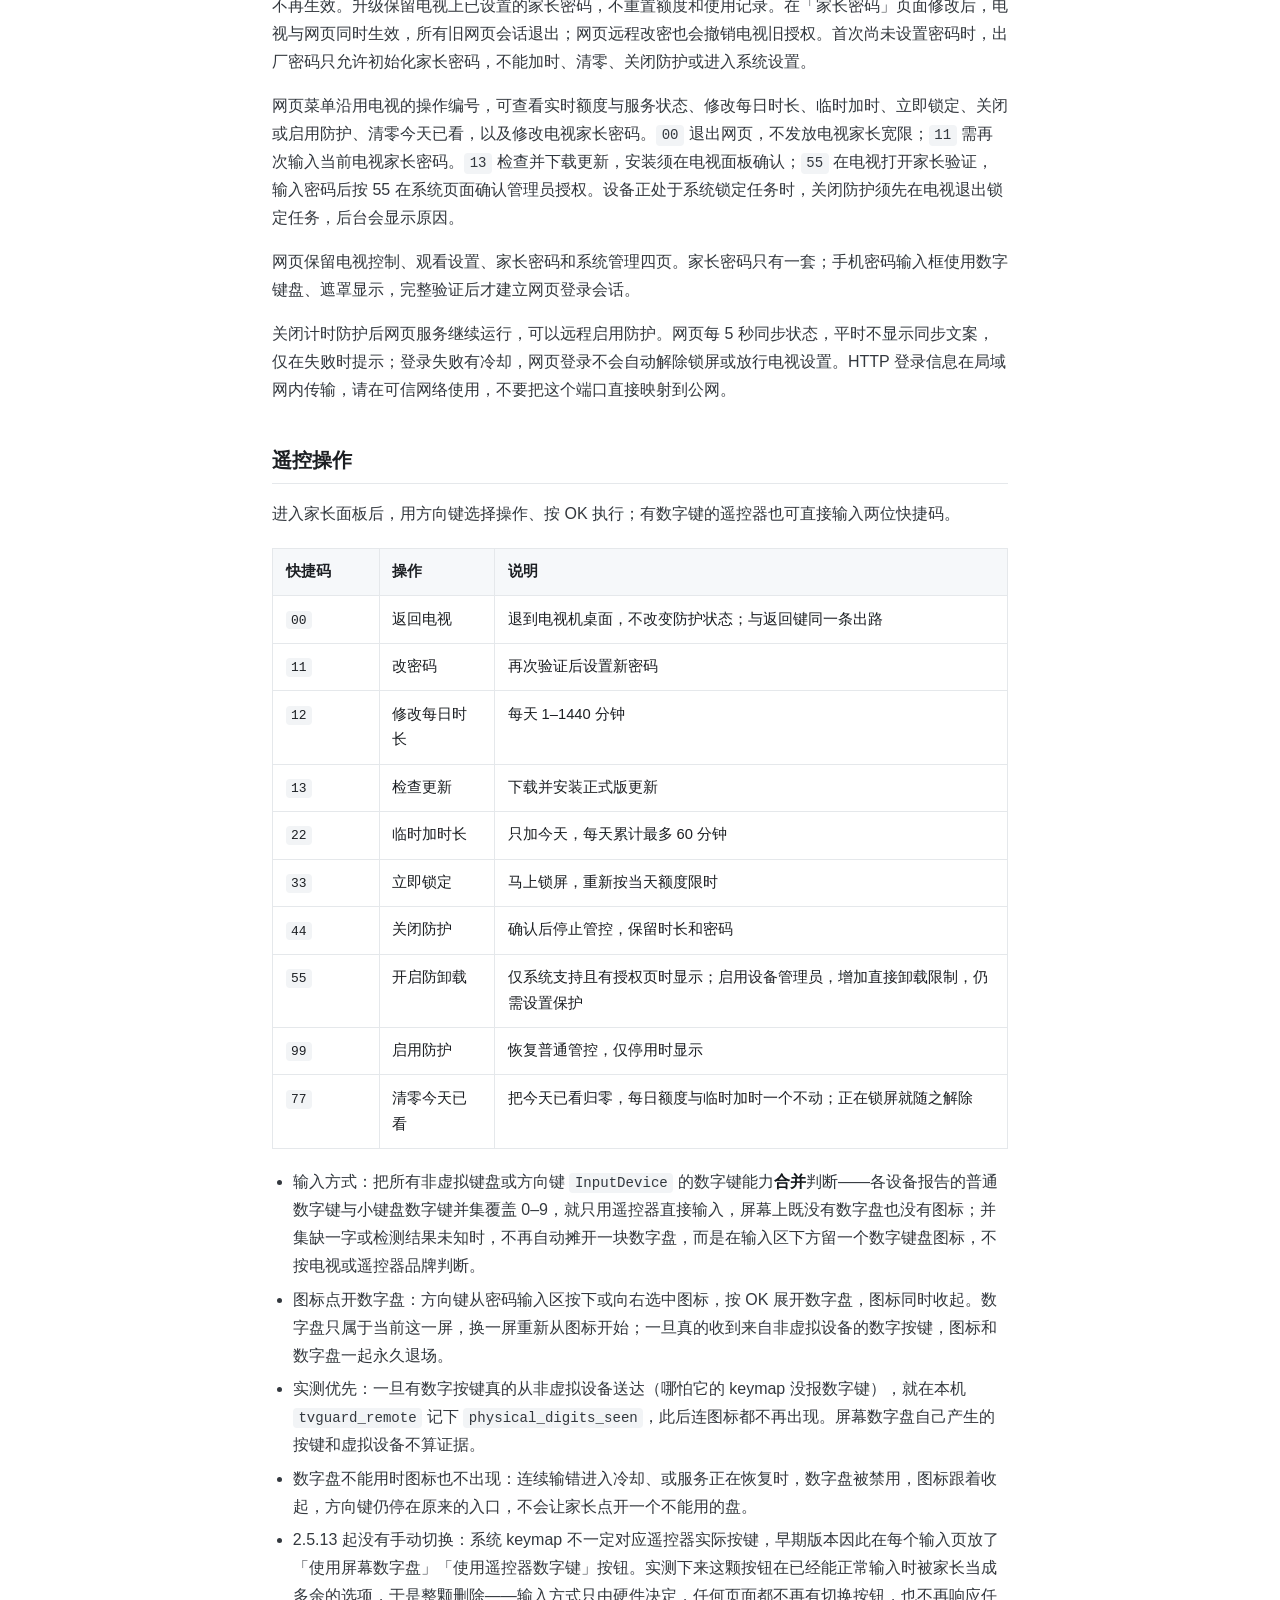
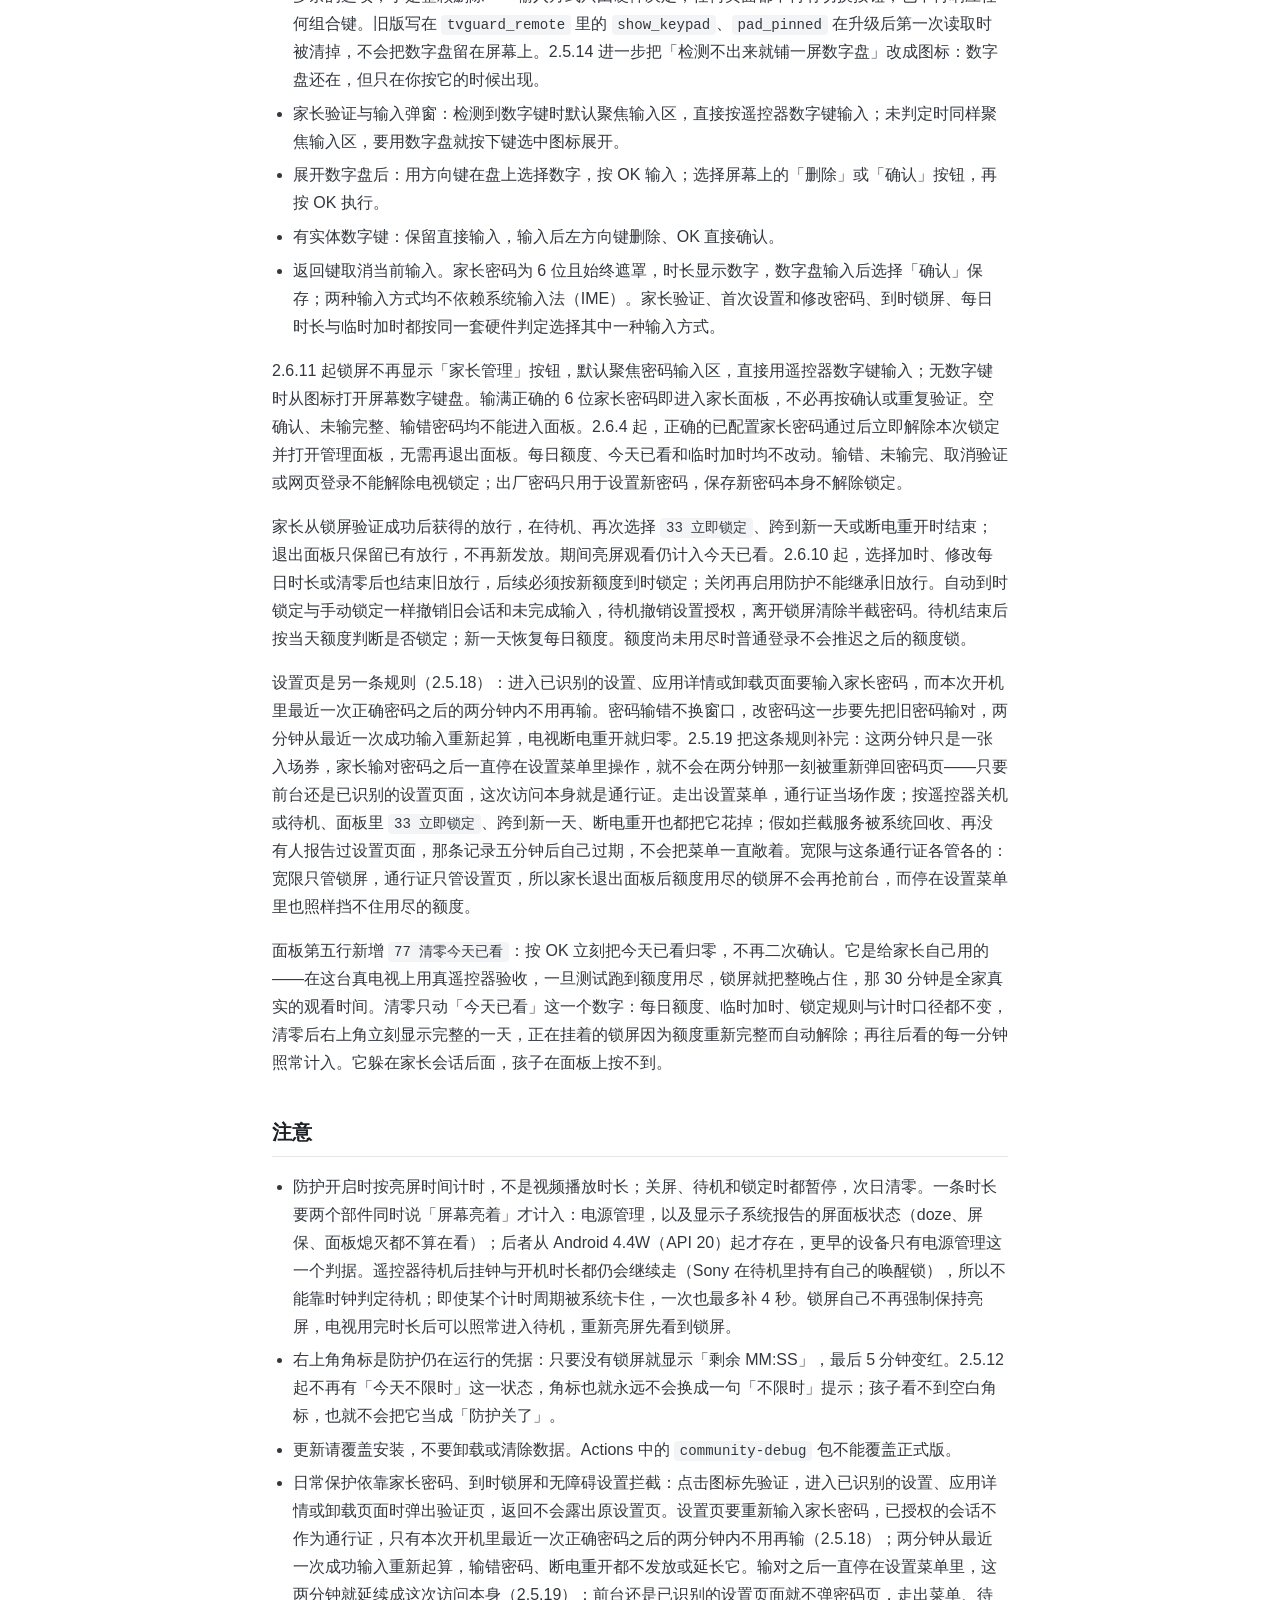
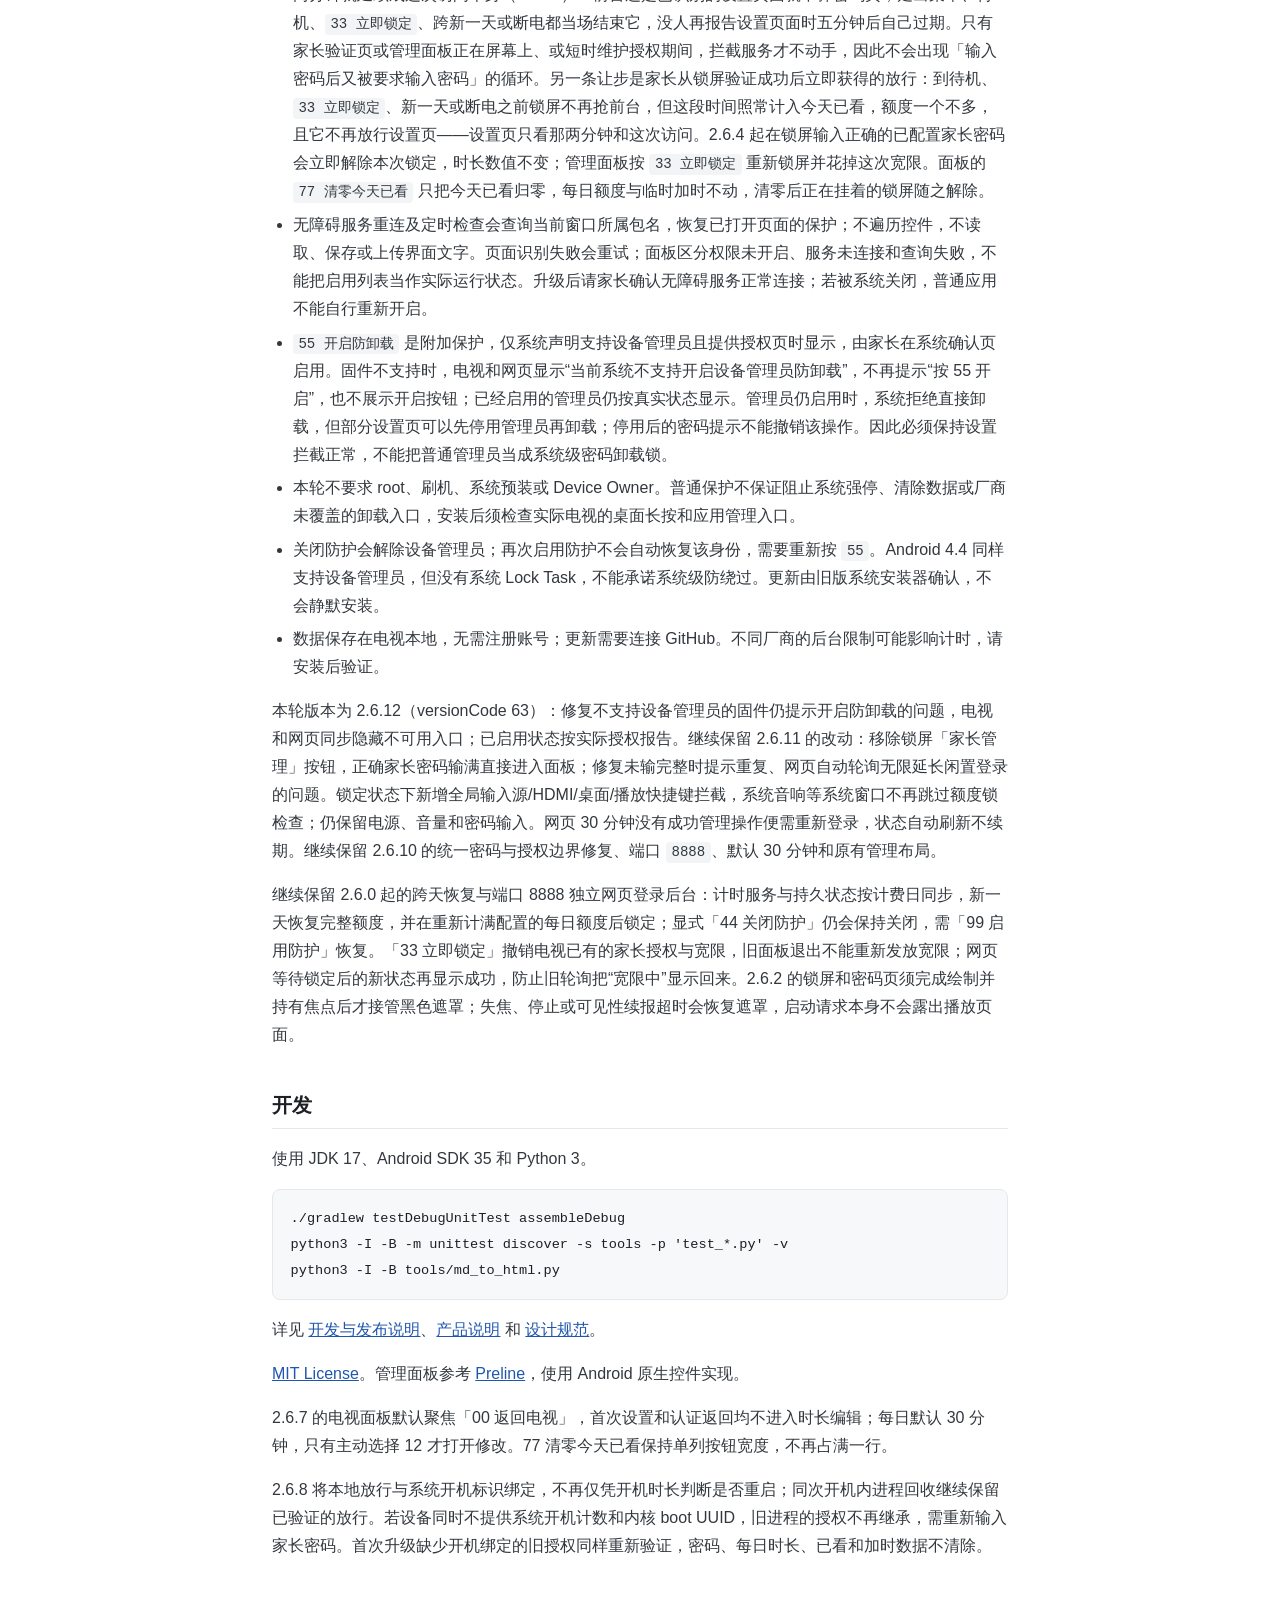
<file: README.html>
<!DOCTYPE html>
<html lang="zh-CN">
<head>
<meta charset="utf-8">
<meta name="viewport" content="width=device-width, initial-scale=1">
<title>TV Kids Guard · 电视时长管控</title>
<style>
  :root { color-scheme: light dark; }
  body {
    margin: 0 auto; max-width: 46rem; padding: 2.5rem 1.25rem 4rem;
    font: 16px/1.75 -apple-system, "PingFang SC", "Microsoft YaHei", "Helvetica Neue", sans-serif;
    color: #1c1f23; background: #fff;
  }
  h1 { font-size: 1.9rem; margin: 0 0 1.2rem; letter-spacing: -0.01em; }
  h2 { font-size: 1.25rem; margin: 2.4rem 0 .8rem; padding-bottom: .35rem; border-bottom: 1px solid #e5e8eb; }
  h3 { font-size: 1.05rem; margin: 1.6rem 0 .5rem; }
  p, li { color: #33383e; }
  a { color: #2057ad; overflow-wrap: anywhere; }
  img { display: block; max-width: 100%; height: auto; border-radius: 8px; }
  .table-scroll { overflow-x: auto; margin: 1.2rem 0; }
  table { width: 100%; border-collapse: collapse; text-align: left; font-size: .92em; }
  th, td { min-width: 5rem; padding: .65rem .8rem; border: 1px solid #e5e8eb; vertical-align: top; }
  th { background: #f6f8fa; }
  code {
    font-family: ui-monospace, SFMono-Regular, Menlo, Consolas, monospace;
    font-size: .88em; background: #f2f4f6; padding: .15em .4em; border-radius: 4px;
  }
  pre {
    background: #f6f8fa; border: 1px solid #e5e8eb; border-radius: 8px;
    padding: 1rem 1.1rem; overflow-x: auto; line-height: 1.6;
  }
  pre code { background: none; padding: 0; font-size: .85em; }
  ul { padding-left: 1.3rem; }
  li { margin: .35rem 0; }
  strong { color: #14181c; }
  @media (prefers-color-scheme: dark) {
    body { color: #e6e9ec; background: #14171a; }
    p, li { color: #c3c9d0; }
    strong { color: #fff; }
    a { color: #9bbaff; }
    th, td { border-color: #2a3037; }
    th { background: #1b1f24; }
    h2 { border-color: #2a3037; }
    code { background: #23282e; color: #e6e9ec; }
    pre { background: #1b1f24; border-color: #2a3037; }
  }
  @media print {
    :root { color-scheme: light; }
    body { max-width: none; padding: 0; color: #000; background: #fff; }
    p, li, strong, a { color: #000; }
    code, pre, th { color: #000; background: #f6f8fa; }
    h2, th, td, pre { border-color: #ccc; }
    .table-scroll { overflow: visible; }
    th, td { min-width: 0; }
    pre { white-space: pre-wrap; overflow-wrap: anywhere; }
    pre, img, tr { page-break-inside: avoid; }
    h2, h3 { page-break-after: avoid; }
  }
</style>
</head>
<body>

<h1>TV Kids Guard · 电视时长管控</h1>
<p>给安卓电视设置每天能看的时长。默认 30 分钟，用完自动锁屏，家长用遥控器管理。</p>
<p><a href="https://github.com/zzusec/tv-kids-guard/releases/latest/download/tv-kids-guard.apk">下载 APK</a> · <a href="https://github.com/zzusec/tv-kids-guard/releases">版本记录</a> · <a href="https://github.com/zzusec/tv-kids-guard/issues">反馈问题</a></p>
<h2>截图</h2>
<h3>家长面板</h3>
<p><img src="docs/images/parent-panel.png" alt="家长面板：查看今日用量、设置时长和临时加时"></p>
<h3>遥控器数字键无法确认时</h3>
<p><img src="docs/images/pad-request.png" alt="遥控器数字键无法确认时，屏幕上只有一个数字键盘图标：方向键选中它、按 OK 才展开数字盘"></p>
<h3>展开后的屏幕数字盘</h3>
<p><img src="docs/images/number-pad.png" alt="按下数字键盘图标后展开的数字盘：方向键选择数字，OK 输入，屏幕按钮删除或确认"></p>
<h3>有实体数字键遥控器输入</h3>
<p><img src="docs/images/physical-input.png" alt="实体数字键模式：检测到遥控器有数字键，屏幕既没有数字盘也没有图标，直接按遥控器数字键"></p>
<h3>每天 30 分钟用完后</h3>
<p><img src="docs/images/quota-used.png" alt="到时锁屏：今日电视时长已用完，输入家长密码进入家长面板"></p>
<p>以上截图均为应用原生渲染预览，使用示例数据。</p>
<h2>安装</h2>
<p>需要 Android 4.4（API 19）及以上，遥控器有方向键、OK 和返回键即可；遥控器没有数字键、或电视报不出数字键时，按屏幕上的数字键盘图标即可展开数字键盘。</p>
<ol>
  <li>下载 APK，通过 U 盘或 ADB 安装。</li>
  <li>首次输入出厂密码 <code>000000</code>，再设置自己的 6 位家长密码。</li>
  <li>开启悬浮窗、无障碍服务，并允许应用在后台运行。</li>
</ol>
<h2>网页后台</h2>
<p>应用在电视上运行 HTTP 服务，端口固定为 <code>8888</code>。手机或电脑连接电视所在局域网，用浏览器打开 <code>http://电视IP:8888</code>。</p>
<p>电视锁屏、家长面板和网页统一使用同一个 <strong>6 位家长密码</strong>，网页登录不再需要账号，旧的独立网页密码不再生效。升级保留电视上已设置的家长密码，不重置额度和使用记录。在「家长密码」页面修改后，电视与网页同时生效，所有旧网页会话退出；网页远程改密也会撤销电视旧授权。首次尚未设置密码时，出厂密码只允许初始化家长密码，不能加时、清零、关闭防护或进入系统设置。</p>
<p>网页菜单沿用电视的操作编号，可查看实时额度与服务状态、修改每日时长、临时加时、立即锁定、关闭或启用防护、清零今天已看，以及修改电视家长密码。<code>00</code> 退出网页，不发放电视家长宽限；<code>11</code> 需再次输入当前电视家长密码。<code>13</code> 检查并下载更新，安装须在电视面板确认；<code>55</code> 在电视打开家长验证，输入密码后按 55 在系统页面确认管理员授权。设备正处于系统锁定任务时，关闭防护须先在电视退出锁定任务，后台会显示原因。</p>
<p>网页保留电视控制、观看设置、家长密码和系统管理四页。家长密码只有一套；手机密码输入框使用数字键盘、遮罩显示，完整验证后才建立网页登录会话。</p>
<p>关闭计时防护后网页服务继续运行，可以远程启用防护。网页每 5 秒同步状态，平时不显示同步文案，仅在失败时提示；登录失败有冷却，网页登录不会自动解除锁屏或放行电视设置。HTTP 登录信息在局域网内传输，请在可信网络使用，不要把这个端口直接映射到公网。</p>
<h2>遥控操作</h2>
<p>进入家长面板后，用方向键选择操作、按 OK 执行；有数字键的遥控器也可直接输入两位快捷码。</p>
<div class="table-scroll" tabindex="0"><table><thead><tr>
<th scope="col">快捷码</th>
<th scope="col">操作</th>
<th scope="col">说明</th>
</tr></thead><tbody>
<tr><td><code>00</code></td><td>返回电视</td><td>退到电视机桌面，不改变防护状态；与返回键同一条出路</td></tr>
<tr><td><code>11</code></td><td>改密码</td><td>再次验证后设置新密码</td></tr>
<tr><td><code>12</code></td><td>修改每日时长</td><td>每天 1–1440 分钟</td></tr>
<tr><td><code>13</code></td><td>检查更新</td><td>下载并安装正式版更新</td></tr>
<tr><td><code>22</code></td><td>临时加时长</td><td>只加今天，每天累计最多 60 分钟</td></tr>
<tr><td><code>33</code></td><td>立即锁定</td><td>马上锁屏，重新按当天额度限时</td></tr>
<tr><td><code>44</code></td><td>关闭防护</td><td>确认后停止管控，保留时长和密码</td></tr>
<tr><td><code>55</code></td><td>开启防卸载</td><td>仅系统支持且有授权页时显示；启用设备管理员，增加直接卸载限制，仍需设置保护</td></tr>
<tr><td><code>99</code></td><td>启用防护</td><td>恢复普通管控，仅停用时显示</td></tr>
<tr><td><code>77</code></td><td>清零今天已看</td><td>把今天已看归零，每日额度与临时加时一个不动；正在锁屏就随之解除</td></tr>
</tbody></table></div>
<ul>
  <li>输入方式：把所有非虚拟键盘或方向键 <code>InputDevice</code> 的数字键能力<strong>合并</strong>判断——各设备报告的普通数字键与小键盘数字键并集覆盖 0–9，就只用遥控器直接输入，屏幕上既没有数字盘也没有图标；并集缺一字或检测结果未知时，不再自动摊开一块数字盘，而是在输入区下方留一个数字键盘图标，不按电视或遥控器品牌判断。</li>
  <li>图标点开数字盘：方向键从密码输入区按下或向右选中图标，按 OK 展开数字盘，图标同时收起。数字盘只属于当前这一屏，换一屏重新从图标开始；一旦真的收到来自非虚拟设备的数字按键，图标和数字盘一起永久退场。</li>
  <li>实测优先：一旦有数字按键真的从非虚拟设备送达（哪怕它的 keymap 没报数字键），就在本机 <code>tvguard_remote</code> 记下 <code>physical_digits_seen</code>，此后连图标都不再出现。屏幕数字盘自己产生的按键和虚拟设备不算证据。</li>
  <li>数字盘不能用时图标也不出现：连续输错进入冷却、或服务正在恢复时，数字盘被禁用，图标跟着收起，方向键仍停在原来的入口，不会让家长点开一个不能用的盘。</li>
  <li>2.5.13 起没有手动切换：系统 keymap 不一定对应遥控器实际按键，早期版本因此在每个输入页放了「使用屏幕数字盘」「使用遥控器数字键」按钮。实测下来这颗按钮在已经能正常输入时被家长当成多余的选项，于是整颗删除——输入方式只由硬件决定，任何页面都不再有切换按钮，也不再响应任何组合键。旧版写在 <code>tvguard_remote</code> 里的 <code>show_keypad</code>、<code>pad_pinned</code> 在升级后第一次读取时被清掉，不会把数字盘留在屏幕上。2.5.14 进一步把「检测不出来就铺一屏数字盘」改成图标：数字盘还在，但只在你按它的时候出现。</li>
  <li>家长验证与输入弹窗：检测到数字键时默认聚焦输入区，直接按遥控器数字键输入；未判定时同样聚焦输入区，要用数字盘就按下键选中图标展开。</li>
  <li>展开数字盘后：用方向键在盘上选择数字，按 OK 输入；选择屏幕上的「删除」或「确认」按钮，再按 OK 执行。</li>
  <li>有实体数字键：保留直接输入，输入后左方向键删除、OK 直接确认。</li>
  <li>返回键取消当前输入。家长密码为 6 位且始终遮罩，时长显示数字，数字盘输入后选择「确认」保存；两种输入方式均不依赖系统输入法（IME）。家长验证、首次设置和修改密码、到时锁屏、每日时长与临时加时都按同一套硬件判定选择其中一种输入方式。</li>
</ul>
<p>2.6.11 起锁屏不再显示「家长管理」按钮，默认聚焦密码输入区，直接用遥控器数字键输入；无数字键时从图标打开屏幕数字键盘。输满正确的 6 位家长密码即进入家长面板，不必再按确认或重复验证。空确认、未输完整、输错密码均不能进入面板。2.6.4 起，正确的已配置家长密码通过后立即解除本次锁定并打开管理面板，无需再退出面板。每日额度、今天已看和临时加时均不改动。输错、未输完、取消验证或网页登录不能解除电视锁定；出厂密码只用于设置新密码，保存新密码本身不解除锁定。</p>
<p>家长从锁屏验证成功后获得的放行，在待机、再次选择 <code>33 立即锁定</code>、跨到新一天或断电重开时结束；退出面板只保留已有放行，不再新发放。期间亮屏观看仍计入今天已看。2.6.10 起，选择加时、修改每日时长或清零后也结束旧放行，后续必须按新额度到时锁定；关闭再启用防护不能继承旧放行。自动到时锁定与手动锁定一样撤销旧会话和未完成输入，待机撤销设置授权，离开锁屏清除半截密码。待机结束后按当天额度判断是否锁定；新一天恢复每日额度。额度尚未用尽时普通登录不会推迟之后的额度锁。</p>
<p>设置页是另一条规则（2.5.18）：进入已识别的设置、应用详情或卸载页面要输入家长密码，而本次开机里最近一次正确密码之后的两分钟内不用再输。密码输错不换窗口，改密码这一步要先把旧密码输对，两分钟从最近一次成功输入重新起算，电视断电重开就归零。2.5.19 把这条规则补完：这两分钟只是一张入场券，家长输对密码之后一直停在设置菜单里操作，就不会在两分钟那一刻被重新弹回密码页——只要前台还是已识别的设置页面，这次访问本身就是通行证。走出设置菜单，通行证当场作废；按遥控器关机或待机、面板里 <code>33 立即锁定</code>、跨到新一天、断电重开也都把它花掉；假如拦截服务被系统回收、再没有人报告过设置页面，那条记录五分钟后自己过期，不会把菜单一直敞着。宽限与这条通行证各管各的：宽限只管锁屏，通行证只管设置页，所以家长退出面板后额度用尽的锁屏不会再抢前台，而停在设置菜单里也照样挡不住用尽的额度。</p>
<p>面板第五行新增 <code>77 清零今天已看</code>：按 OK 立刻把今天已看归零，不再二次确认。它是给家长自己用的——在这台真电视上用真遥控器验收，一旦测试跑到额度用尽，锁屏就把整晚占住，那 30 分钟是全家真实的观看时间。清零只动「今天已看」这一个数字：每日额度、临时加时、锁定规则与计时口径都不变，清零后右上角立刻显示完整的一天，正在挂着的锁屏因为额度重新完整而自动解除；再往后看的每一分钟照常计入。它躲在家长会话后面，孩子在面板上按不到。</p>
<h2>注意</h2>
<ul>
  <li>防护开启时按亮屏时间计时，不是视频播放时长；关屏、待机和锁定时都暂停，次日清零。一条时长要两个部件同时说「屏幕亮着」才计入：电源管理，以及显示子系统报告的屏面板状态（doze、屏保、面板熄灭都不算在看）；后者从 Android 4.4W（API 20）起才存在，更早的设备只有电源管理这一个判据。遥控器待机后挂钟与开机时长都仍会继续走（Sony 在待机里持有自己的唤醒锁），所以不能靠时钟判定待机；即使某个计时周期被系统卡住，一次也最多补 4 秒。锁屏自己不再强制保持亮屏，电视用完时长后可以照常进入待机，重新亮屏先看到锁屏。</li>
  <li>右上角角标是防护仍在运行的凭据：只要没有锁屏就显示「剩余 MM:SS」，最后 5 分钟变红。2.5.12 起不再有「今天不限时」这一状态，角标也就永远不会换成一句「不限时」提示；孩子看不到空白角标，也就不会把它当成「防护关了」。</li>
  <li>更新请覆盖安装，不要卸载或清除数据。Actions 中的 <code>community-debug</code> 包不能覆盖正式版。</li>
  <li>日常保护依靠家长密码、到时锁屏和无障碍设置拦截：点击图标先验证，进入已识别的设置、应用详情或卸载页面时弹出验证页，返回不会露出原设置页。设置页要重新输入家长密码，已授权的会话不作为通行证，只有本次开机里最近一次正确密码之后的两分钟内不用再输（2.5.18）；两分钟从最近一次成功输入重新起算，输错密码、断电重开都不发放或延长它。输对之后一直停在设置菜单里，这两分钟就延续成这次访问本身（2.5.19）：前台还是已识别的设置页面就不弹密码页，走出菜单、待机、<code>33 立即锁定</code>、跨新一天或断电都当场结束它，没人再报告设置页面时五分钟后自己过期。只有家长验证页或管理面板正在屏幕上、或短时维护授权期间，拦截服务才不动手，因此不会出现「输入密码后又被要求输入密码」的循环。另一条让步是家长从锁屏验证成功后立即获得的放行：到待机、<code>33 立即锁定</code>、新一天或断电之前锁屏不再抢前台，但这段时间照常计入今天已看，额度一个不多，且它不再放行设置页——设置页只看那两分钟和这次访问。2.6.4 起在锁屏输入正确的已配置家长密码会立即解除本次锁定，时长数值不变；管理面板按 <code>33 立即锁定</code> 重新锁屏并花掉这次宽限。面板的 <code>77 清零今天已看</code> 只把今天已看归零，每日额度与临时加时不动，清零后正在挂着的锁屏随之解除。</li>
  <li>无障碍服务重连及定时检查会查询当前窗口所属包名，恢复已打开页面的保护；不遍历控件，不读取、保存或上传界面文字。页面识别失败会重试；面板区分权限未开启、服务未连接和查询失败，不能把启用列表当作实际运行状态。升级后请家长确认无障碍服务正常连接；若被系统关闭，普通应用不能自行重新开启。</li>
  <li><code>55 开启防卸载</code> 是附加保护，仅系统声明支持设备管理员且提供授权页时显示，由家长在系统确认页启用。固件不支持时，电视和网页显示“当前系统不支持开启设备管理员防卸载”，不再提示“按 55 开启”，也不展示开启按钮；已经启用的管理员仍按真实状态显示。管理员仍启用时，系统拒绝直接卸载，但部分设置页可以先停用管理员再卸载；停用后的密码提示不能撤销该操作。因此必须保持设置拦截正常，不能把普通管理员当成系统级密码卸载锁。</li>
  <li>本轮不要求 root、刷机、系统预装或 Device Owner。普通保护不保证阻止系统强停、清除数据或厂商未覆盖的卸载入口，安装后须检查实际电视的桌面长按和应用管理入口。</li>
  <li>关闭防护会解除设备管理员；再次启用防护不会自动恢复该身份，需要重新按 <code>55</code>。Android 4.4 同样支持设备管理员，但没有系统 Lock Task，不能承诺系统级防绕过。更新由旧版系统安装器确认，不会静默安装。</li>
  <li>数据保存在电视本地，无需注册账号；更新需要连接 GitHub。不同厂商的后台限制可能影响计时，请安装后验证。</li>
</ul>
<p>本轮版本为 2.6.12（versionCode 63）：修复不支持设备管理员的固件仍提示开启防卸载的问题，电视和网页同步隐藏不可用入口；已启用状态按实际授权报告。继续保留 2.6.11 的改动：移除锁屏「家长管理」按钮，正确家长密码输满直接进入面板；修复未输完整时提示重复、网页自动轮询无限延长闲置登录的问题。锁定状态下新增全局输入源/HDMI/桌面/播放快捷键拦截，系统音响等系统窗口不再跳过额度锁检查；仍保留电源、音量和密码输入。网页 30 分钟没有成功管理操作便需重新登录，状态自动刷新不续期。继续保留 2.6.10 的统一密码与授权边界修复、端口 <code>8888</code>、默认 30 分钟和原有管理布局。</p>
<p>继续保留 2.6.0 起的跨天恢复与端口 8888 独立网页登录后台：计时服务与持久状态按计费日同步，新一天恢复完整额度，并在重新计满配置的每日额度后锁定；显式「44 关闭防护」仍会保持关闭，需「99 启用防护」恢复。「33 立即锁定」撤销电视已有的家长授权与宽限，旧面板退出不能重新发放宽限；网页等待锁定后的新状态再显示成功，防止旧轮询把“宽限中”显示回来。2.6.2 的锁屏和密码页须完成绘制并持有焦点后才接管黑色遮罩；失焦、停止或可见性续报超时会恢复遮罩，启动请求本身不会露出播放页面。</p>
<h2>开发</h2>
<p>使用 JDK 17、Android SDK 35 和 Python 3。</p>
<pre><code>./gradlew testDebugUnitTest assembleDebug
python3 -I -B -m unittest discover -s tools -p &#x27;test_*.py&#x27; -v
python3 -I -B tools/md_to_html.py</code></pre>
<p>详见 <a href="docs/开发说明.md">开发与发布说明</a>、<a href="PRODUCT.md">产品说明</a> 和 <a href="DESIGN.md">设计规范</a>。</p>
<p><a href="LICENSE">MIT License</a>。管理面板参考 <a href="https://github.com/htmlstreamofficial/preline">Preline</a>，使用 Android 原生控件实现。</p>
<p>2.6.7 的电视面板默认聚焦「00 返回电视」，首次设置和认证返回均不进入时长编辑；每日默认 30 分钟，只有主动选择 12 才打开修改。77 清零今天已看保持单列按钮宽度，不再占满一行。</p>
<p>2.6.8 将本地放行与系统开机标识绑定，不再仅凭开机时长判断是否重启；同次开机内进程回收继续保留已验证的放行。若设备同时不提供系统开机计数和内核 boot UUID，旧进程的授权不再继承，需重新输入家长密码。首次升级缺少开机绑定的旧授权同样重新验证，密码、每日时长、已看和加时数据不清除。</p>

</body>
</html>
</file>
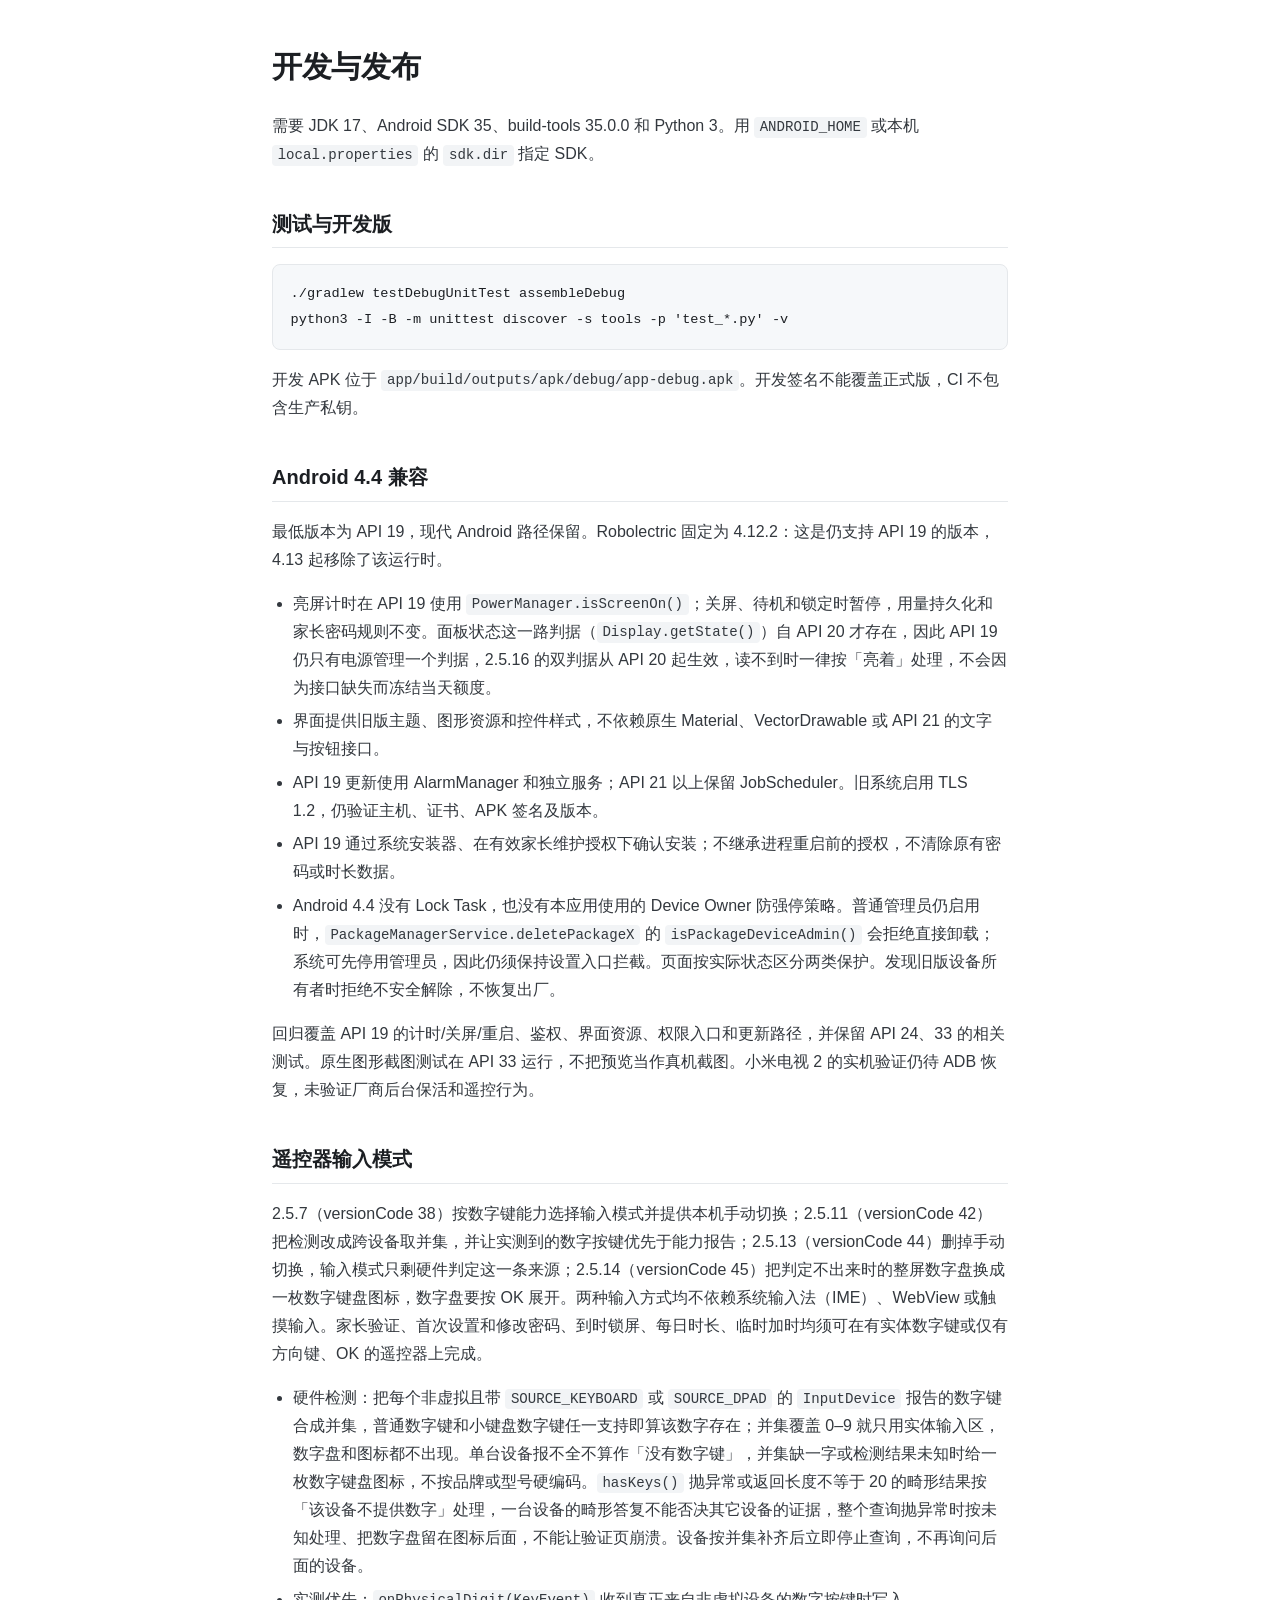
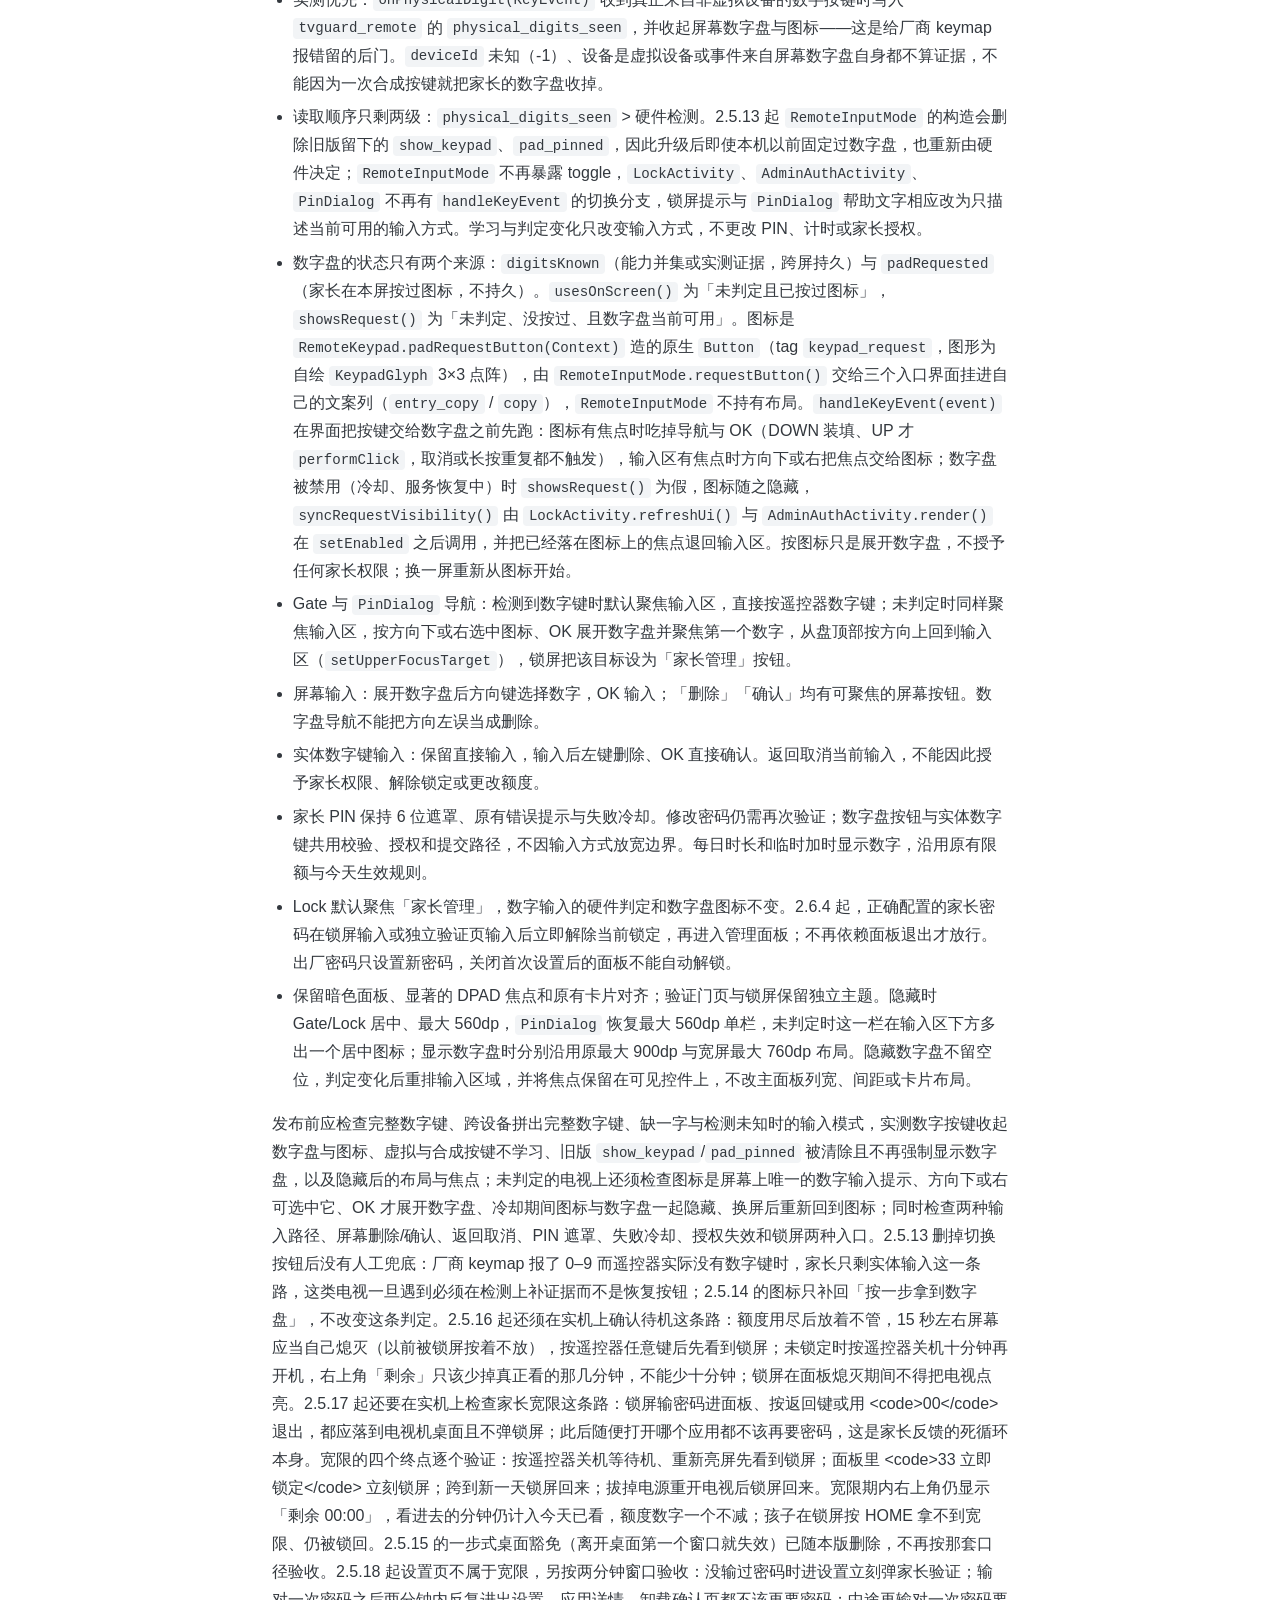
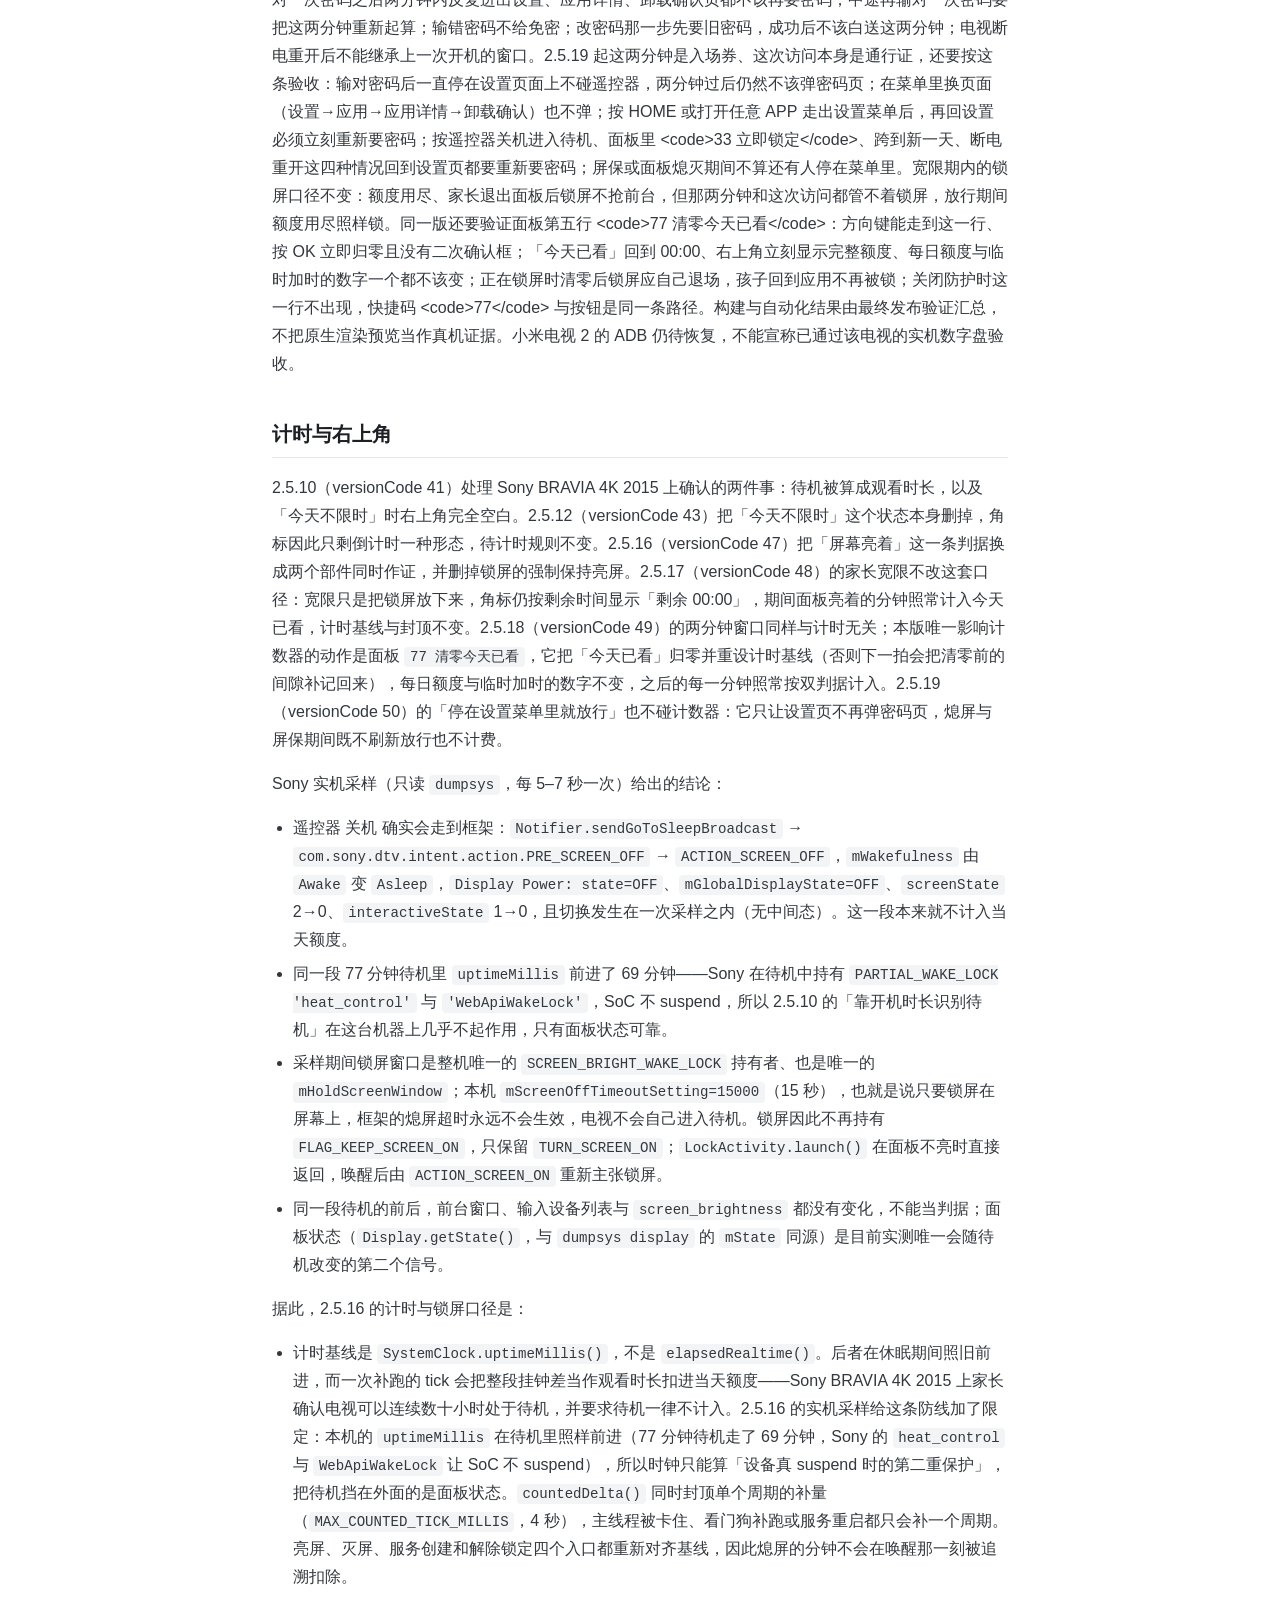
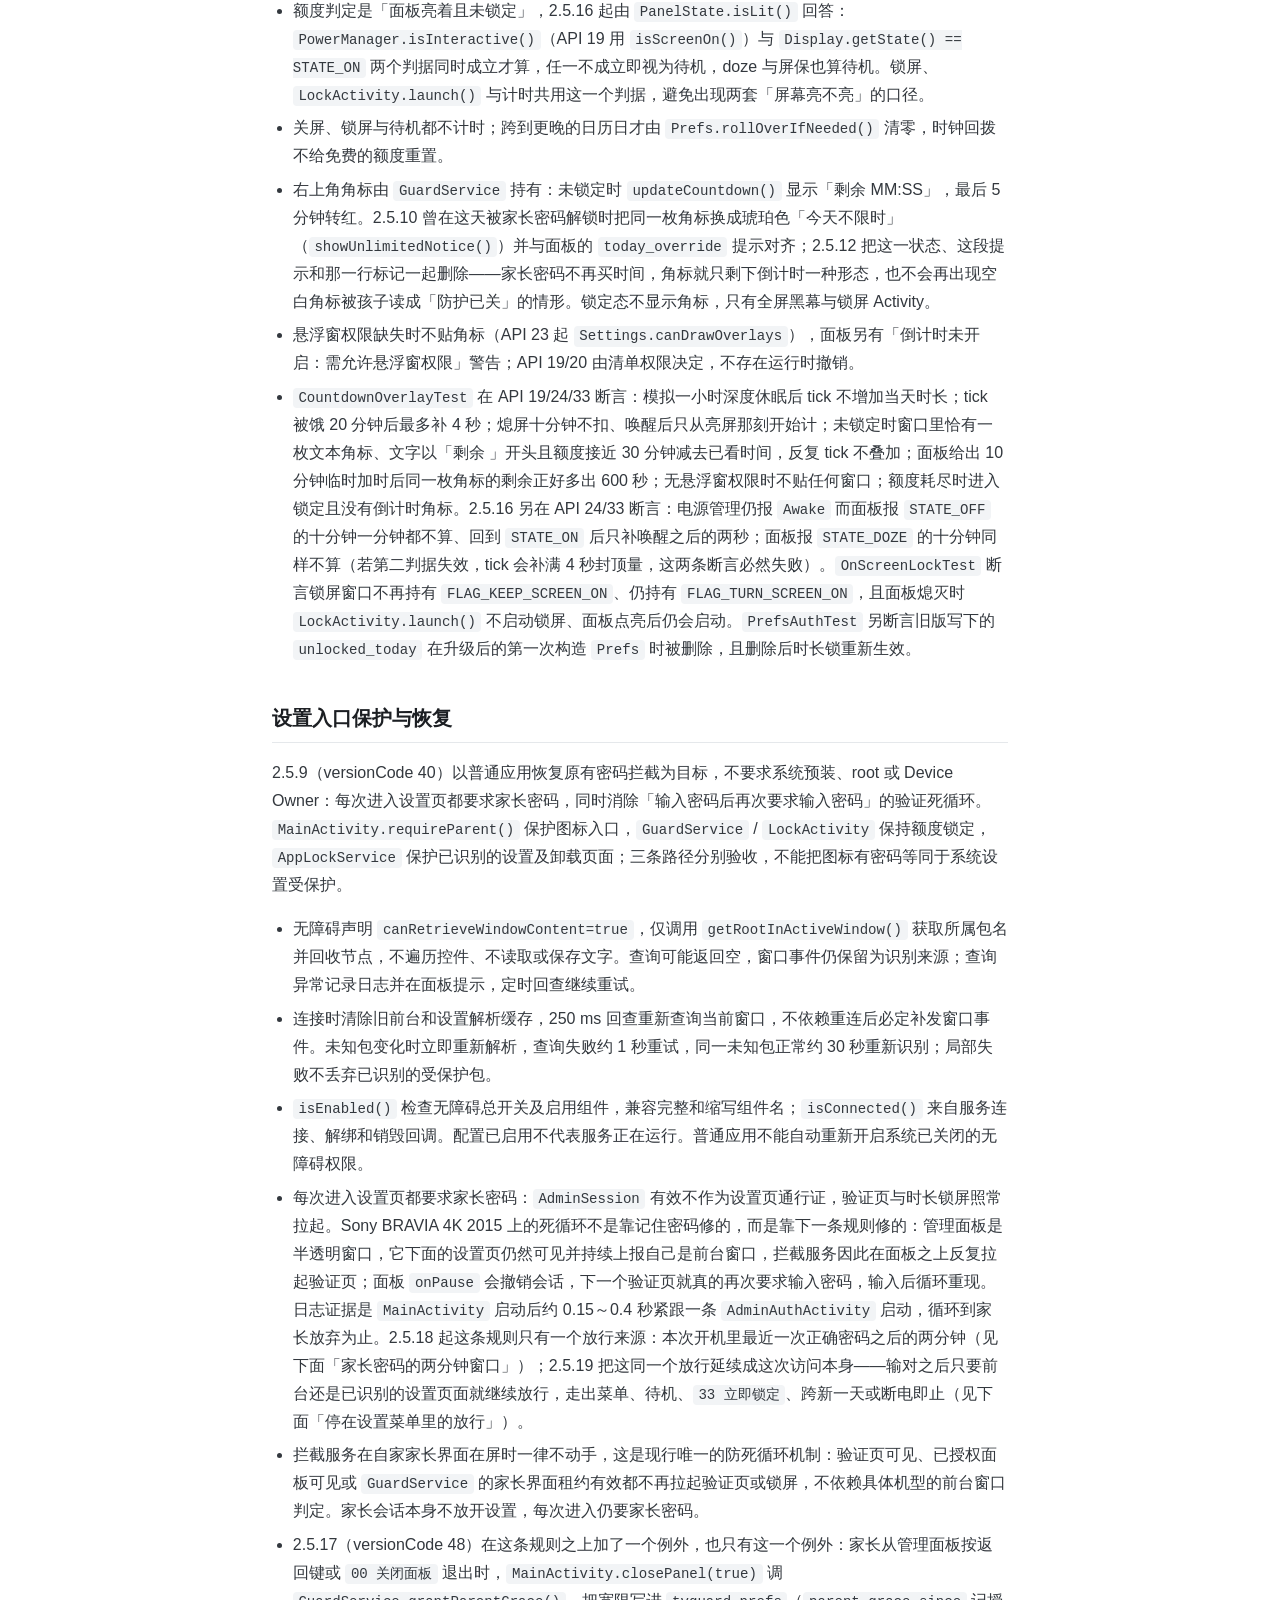
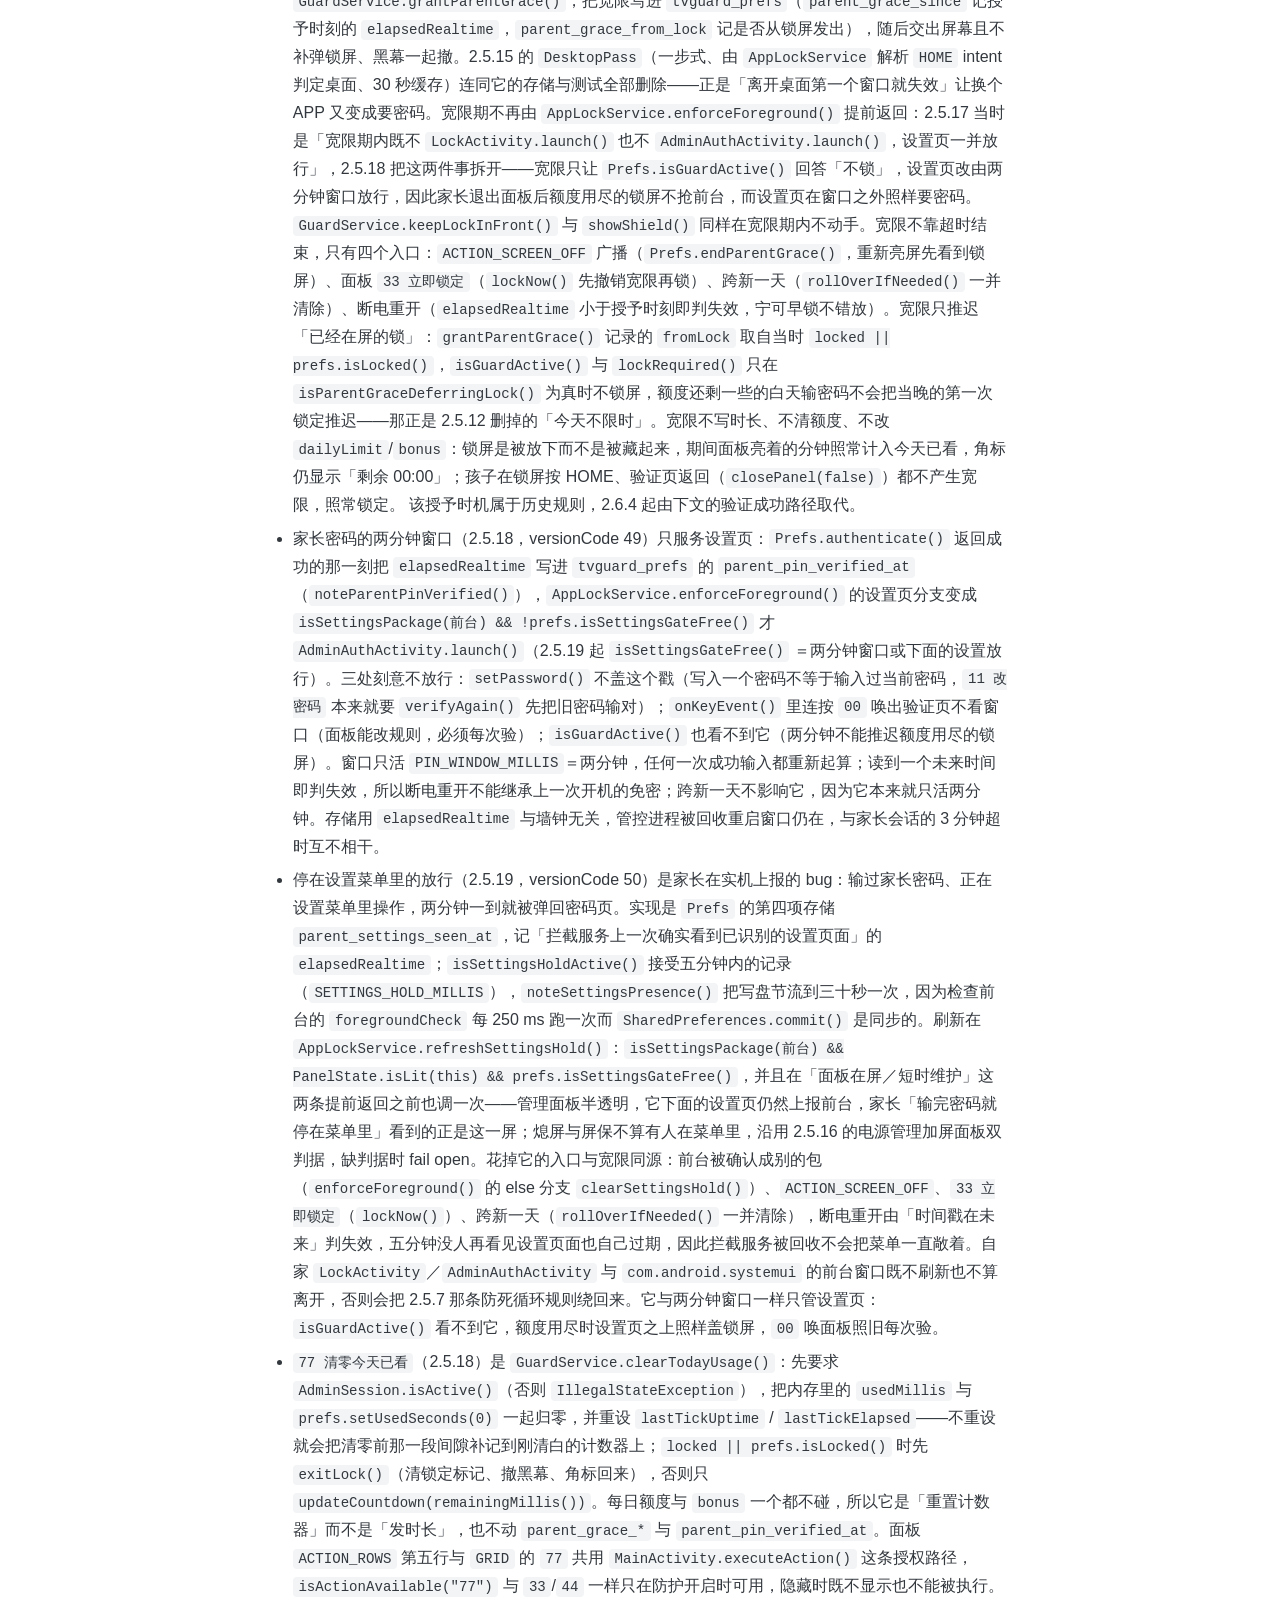
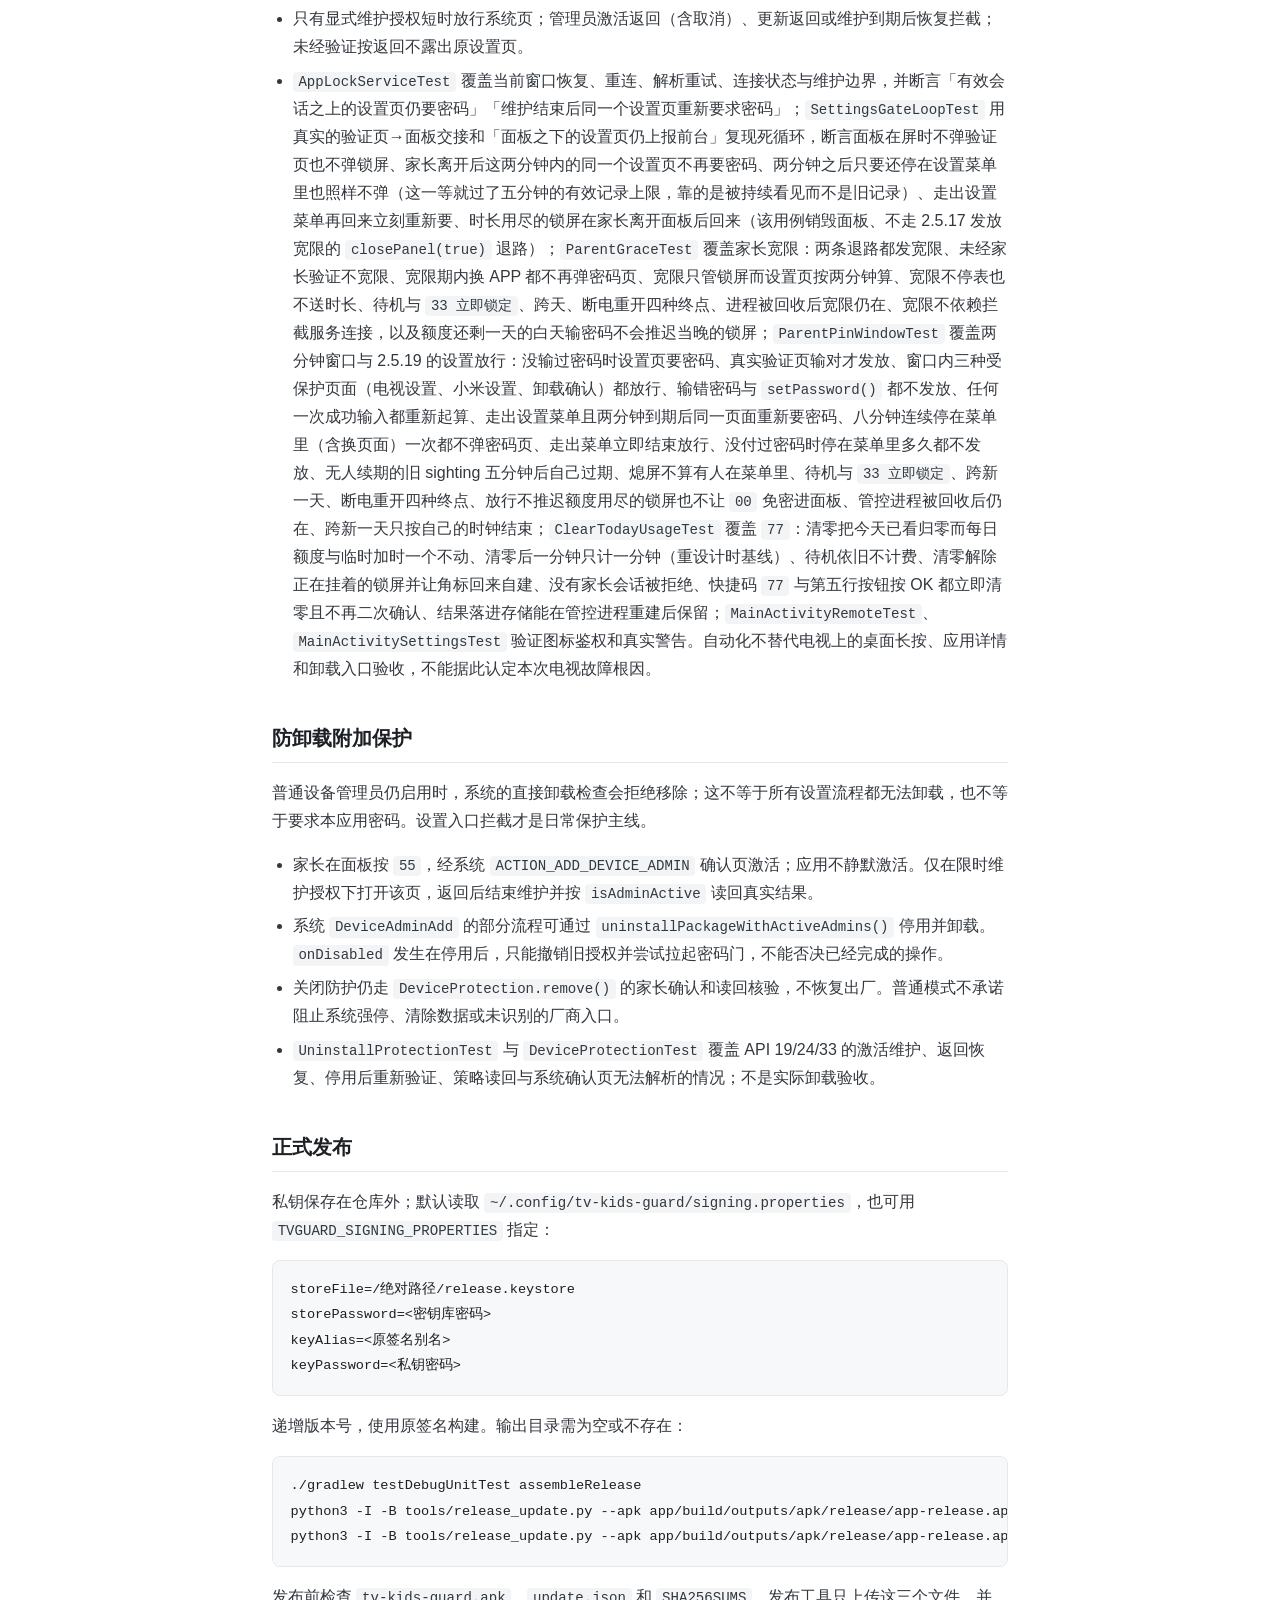
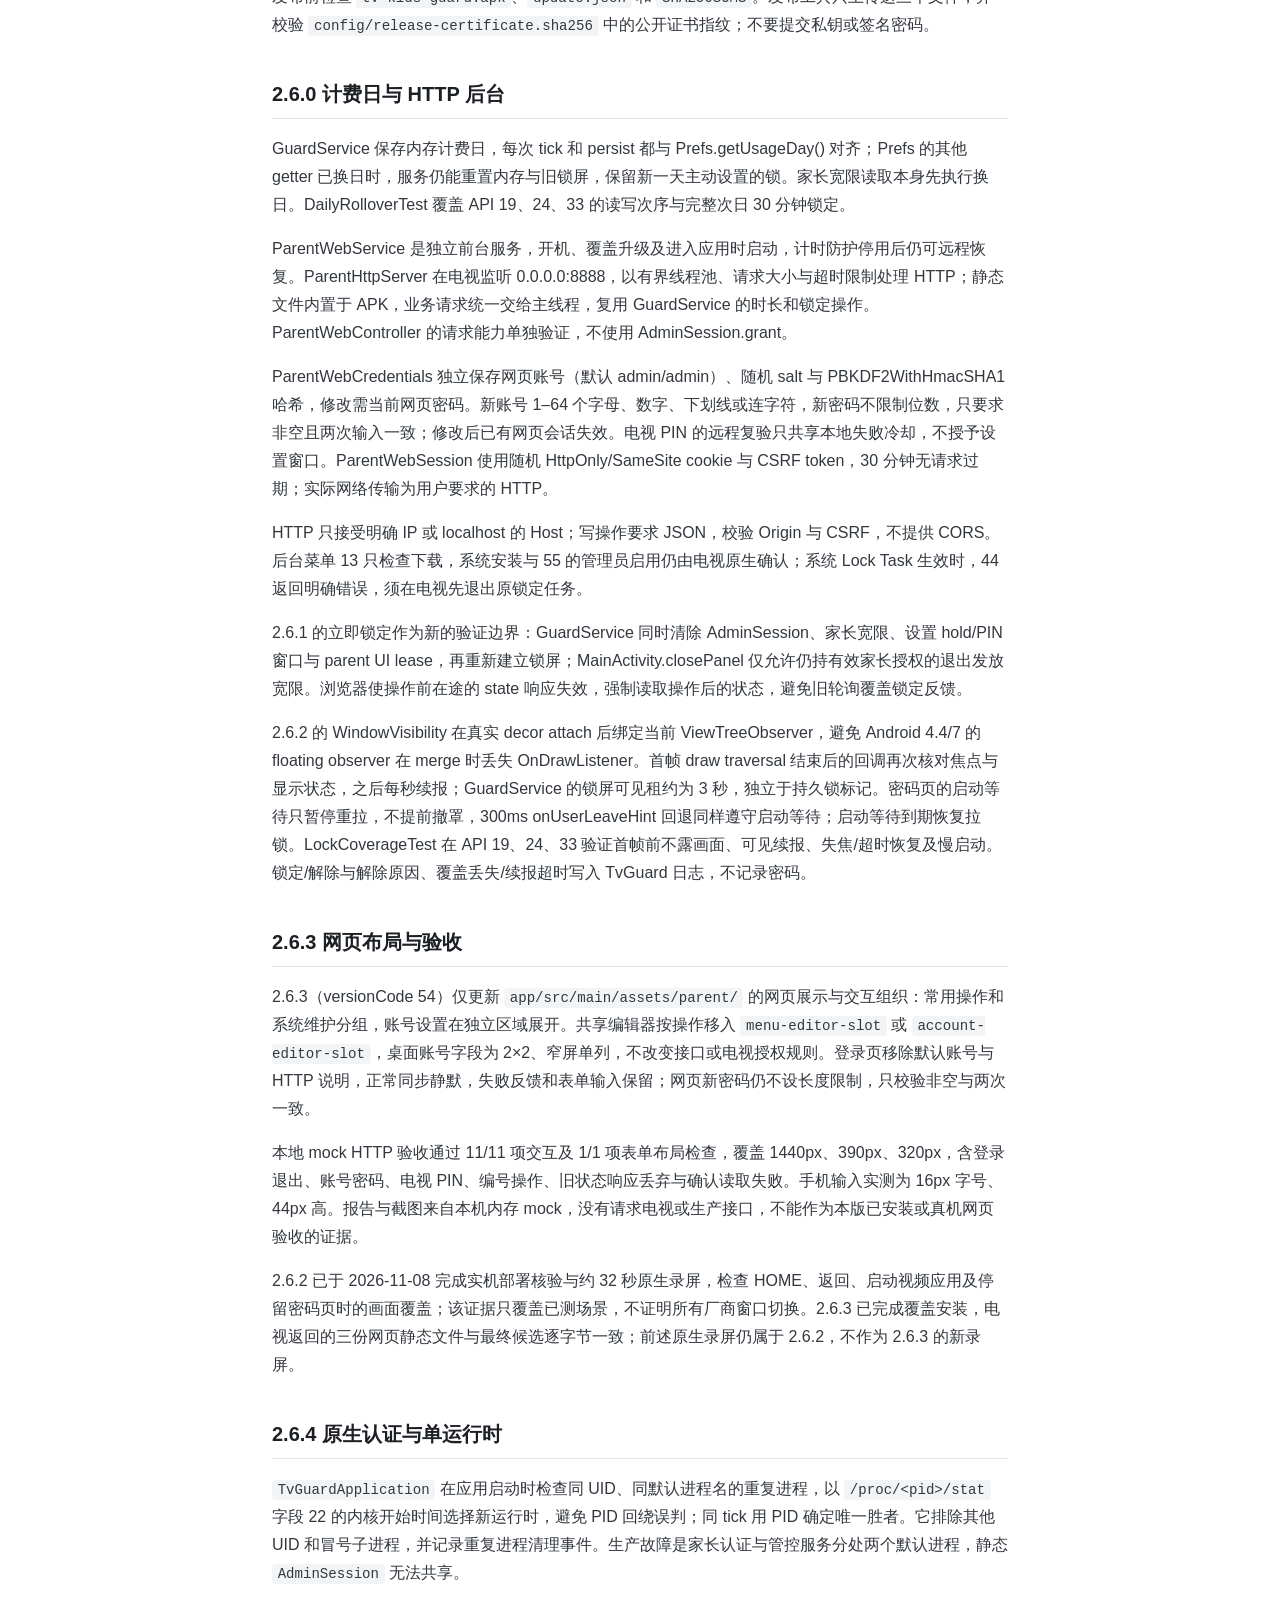
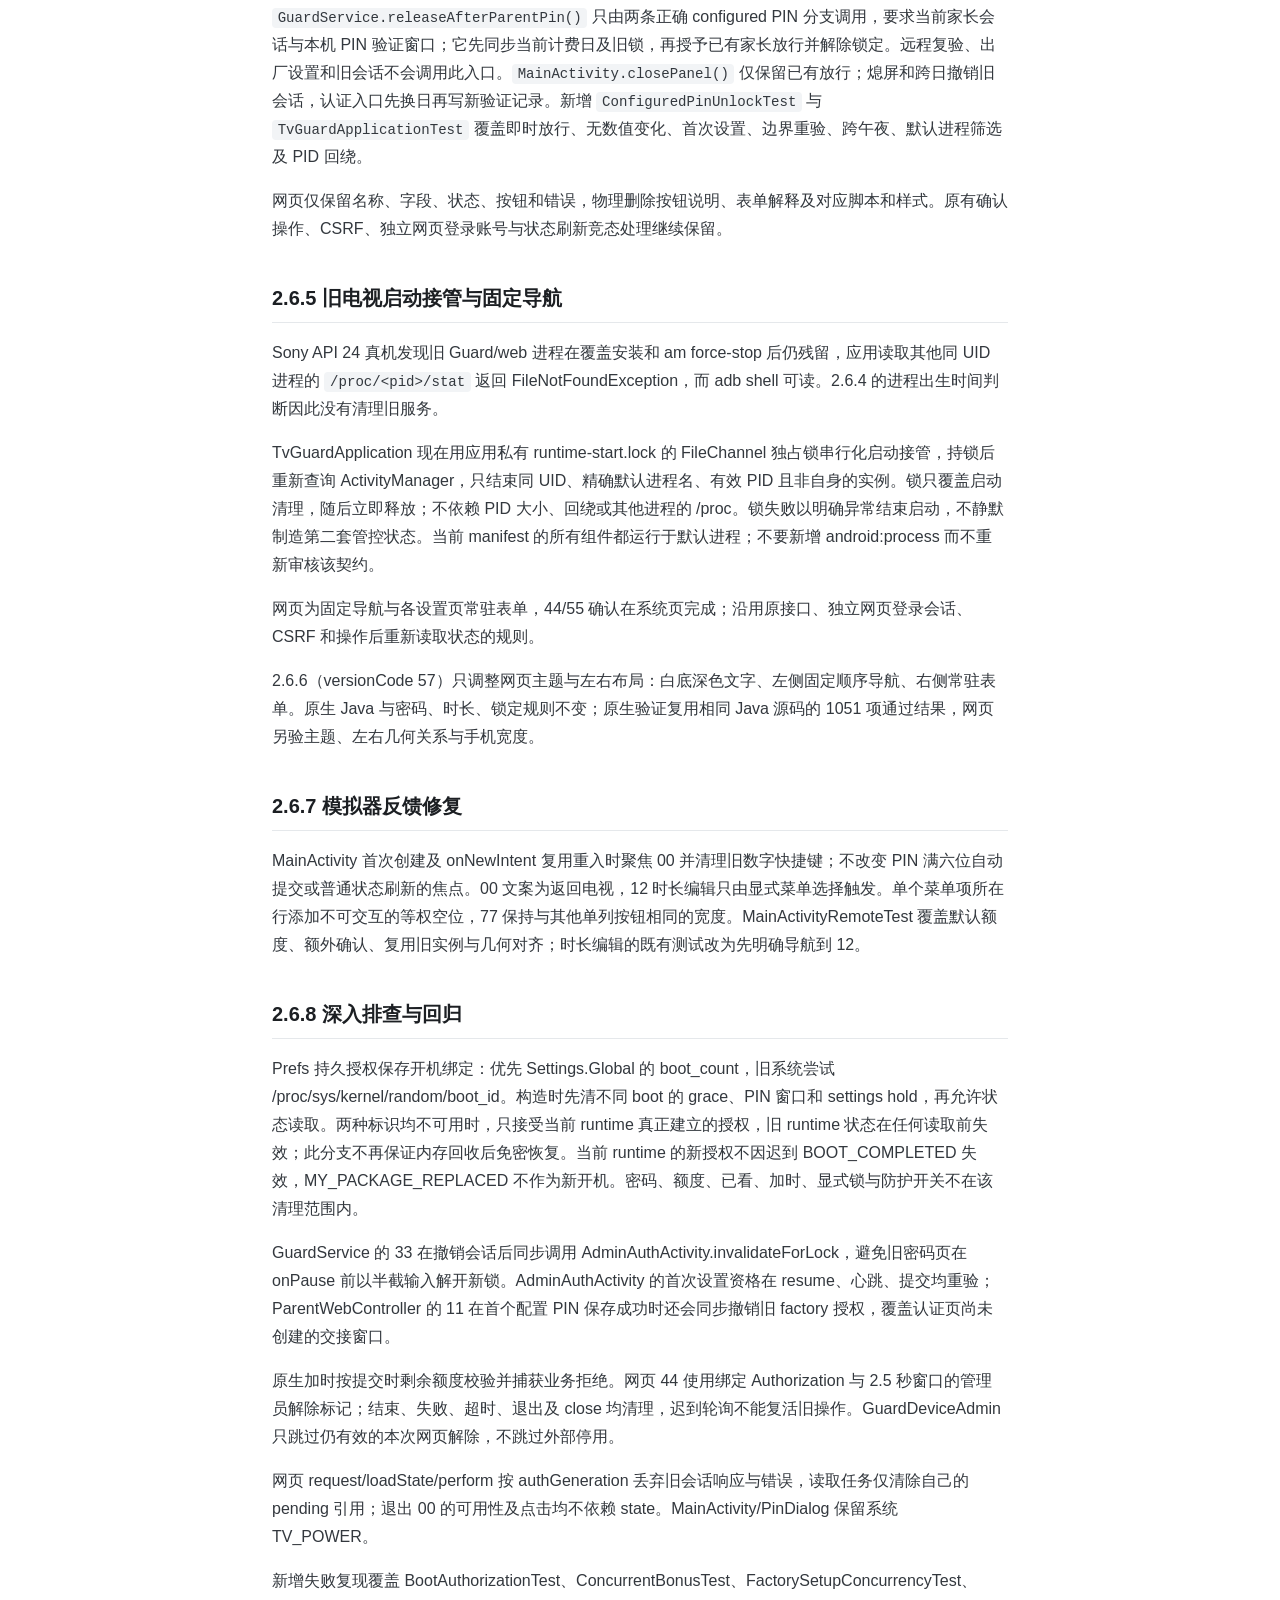
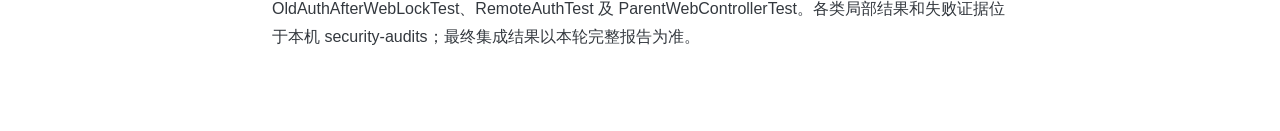
<file: docs/开发说明.html>
<!DOCTYPE html>
<html lang="zh-CN">
<head>
<meta charset="utf-8">
<meta name="viewport" content="width=device-width, initial-scale=1">
<title>开发与发布</title>
<style>
  :root { color-scheme: light dark; }
  body {
    margin: 0 auto; max-width: 46rem; padding: 2.5rem 1.25rem 4rem;
    font: 16px/1.75 -apple-system, "PingFang SC", "Microsoft YaHei", "Helvetica Neue", sans-serif;
    color: #1c1f23; background: #fff;
  }
  h1 { font-size: 1.9rem; margin: 0 0 1.2rem; letter-spacing: -0.01em; }
  h2 { font-size: 1.25rem; margin: 2.4rem 0 .8rem; padding-bottom: .35rem; border-bottom: 1px solid #e5e8eb; }
  h3 { font-size: 1.05rem; margin: 1.6rem 0 .5rem; }
  p, li { color: #33383e; }
  a { color: #2057ad; overflow-wrap: anywhere; }
  img { display: block; max-width: 100%; height: auto; border-radius: 8px; }
  .table-scroll { overflow-x: auto; margin: 1.2rem 0; }
  table { width: 100%; border-collapse: collapse; text-align: left; font-size: .92em; }
  th, td { min-width: 5rem; padding: .65rem .8rem; border: 1px solid #e5e8eb; vertical-align: top; }
  th { background: #f6f8fa; }
  code {
    font-family: ui-monospace, SFMono-Regular, Menlo, Consolas, monospace;
    font-size: .88em; background: #f2f4f6; padding: .15em .4em; border-radius: 4px;
  }
  pre {
    background: #f6f8fa; border: 1px solid #e5e8eb; border-radius: 8px;
    padding: 1rem 1.1rem; overflow-x: auto; line-height: 1.6;
  }
  pre code { background: none; padding: 0; font-size: .85em; }
  ul { padding-left: 1.3rem; }
  li { margin: .35rem 0; }
  strong { color: #14181c; }
  @media (prefers-color-scheme: dark) {
    body { color: #e6e9ec; background: #14171a; }
    p, li { color: #c3c9d0; }
    strong { color: #fff; }
    a { color: #9bbaff; }
    th, td { border-color: #2a3037; }
    th { background: #1b1f24; }
    h2 { border-color: #2a3037; }
    code { background: #23282e; color: #e6e9ec; }
    pre { background: #1b1f24; border-color: #2a3037; }
  }
  @media print {
    :root { color-scheme: light; }
    body { max-width: none; padding: 0; color: #000; background: #fff; }
    p, li, strong, a { color: #000; }
    code, pre, th { color: #000; background: #f6f8fa; }
    h2, th, td, pre { border-color: #ccc; }
    .table-scroll { overflow: visible; }
    th, td { min-width: 0; }
    pre { white-space: pre-wrap; overflow-wrap: anywhere; }
    pre, img, tr { page-break-inside: avoid; }
    h2, h3 { page-break-after: avoid; }
  }
</style>
</head>
<body>

<h1>开发与发布</h1>
<p>需要 JDK 17、Android SDK 35、build-tools 35.0.0 和 Python 3。用 <code>ANDROID_HOME</code> 或本机 <code>local.properties</code> 的 <code>sdk.dir</code> 指定 SDK。</p>
<h2>测试与开发版</h2>
<pre><code>./gradlew testDebugUnitTest assembleDebug
python3 -I -B -m unittest discover -s tools -p &#x27;test_*.py&#x27; -v</code></pre>
<p>开发 APK 位于 <code>app/build/outputs/apk/debug/app-debug.apk</code>。开发签名不能覆盖正式版，CI 不包含生产私钥。</p>
<h2>Android 4.4 兼容</h2>
<p>最低版本为 API 19，现代 Android 路径保留。Robolectric 固定为 4.12.2：这是仍支持 API 19 的版本，4.13 起移除了该运行时。</p>
<ul>
  <li>亮屏计时在 API 19 使用 <code>PowerManager.isScreenOn()</code>；关屏、待机和锁定时暂停，用量持久化和家长密码规则不变。面板状态这一路判据（<code>Display.getState()</code>）自 API 20 才存在，因此 API 19 仍只有电源管理一个判据，2.5.16 的双判据从 API 20 起生效，读不到时一律按「亮着」处理，不会因为接口缺失而冻结当天额度。</li>
  <li>界面提供旧版主题、图形资源和控件样式，不依赖原生 Material、VectorDrawable 或 API 21 的文字与按钮接口。</li>
  <li>API 19 更新使用 AlarmManager 和独立服务；API 21 以上保留 JobScheduler。旧系统启用 TLS 1.2，仍验证主机、证书、APK 签名及版本。</li>
  <li>API 19 通过系统安装器、在有效家长维护授权下确认安装；不继承进程重启前的授权，不清除原有密码或时长数据。</li>
  <li>Android 4.4 没有 Lock Task，也没有本应用使用的 Device Owner 防强停策略。普通管理员仍启用时，<code>PackageManagerService.deletePackageX</code> 的 <code>isPackageDeviceAdmin()</code> 会拒绝直接卸载；系统可先停用管理员，因此仍须保持设置入口拦截。页面按实际状态区分两类保护。发现旧版设备所有者时拒绝不安全解除，不恢复出厂。</li>
</ul>
<p>回归覆盖 API 19 的计时/关屏/重启、鉴权、界面资源、权限入口和更新路径，并保留 API 24、33 的相关测试。原生图形截图测试在 API 33 运行，不把预览当作真机截图。小米电视 2 的实机验证仍待 ADB 恢复，未验证厂商后台保活和遥控行为。</p>
<h2>遥控器输入模式</h2>
<p>2.5.7（versionCode 38）按数字键能力选择输入模式并提供本机手动切换；2.5.11（versionCode 42）把检测改成跨设备取并集，并让实测到的数字按键优先于能力报告；2.5.13（versionCode 44）删掉手动切换，输入模式只剩硬件判定这一条来源；2.5.14（versionCode 45）把判定不出来时的整屏数字盘换成一枚数字键盘图标，数字盘要按 OK 展开。两种输入方式均不依赖系统输入法（IME）、WebView 或触摸输入。家长验证、首次设置和修改密码、到时锁屏、每日时长、临时加时均须可在有实体数字键或仅有方向键、OK 的遥控器上完成。</p>
<ul>
  <li>硬件检测：把每个非虚拟且带 <code>SOURCE_KEYBOARD</code> 或 <code>SOURCE_DPAD</code> 的 <code>InputDevice</code> 报告的数字键合成并集，普通数字键和小键盘数字键任一支持即算该数字存在；并集覆盖 0–9 就只用实体输入区，数字盘和图标都不出现。单台设备报不全不算作「没有数字键」，并集缺一字或检测结果未知时给一枚数字键盘图标，不按品牌或型号硬编码。<code>hasKeys()</code> 抛异常或返回长度不等于 20 的畸形结果按「该设备不提供数字」处理，一台设备的畸形答复不能否决其它设备的证据，整个查询抛异常时按未知处理、把数字盘留在图标后面，不能让验证页崩溃。设备按并集补齐后立即停止查询，不再询问后面的设备。</li>
  <li>实测优先：<code>onPhysicalDigit(KeyEvent)</code> 收到真正来自非虚拟设备的数字按键时写入 <code>tvguard_remote</code> 的 <code>physical_digits_seen</code>，并收起屏幕数字盘与图标——这是给厂商 keymap 报错留的后门。<code>deviceId</code> 未知（-1）、设备是虚拟设备或事件来自屏幕数字盘自身都不算证据，不能因为一次合成按键就把家长的数字盘收掉。</li>
  <li>读取顺序只剩两级：<code>physical_digits_seen</code> &gt; 硬件检测。2.5.13 起 <code>RemoteInputMode</code> 的构造会删除旧版留下的 <code>show_keypad</code>、<code>pad_pinned</code>，因此升级后即使本机以前固定过数字盘，也重新由硬件决定；<code>RemoteInputMode</code> 不再暴露 toggle，<code>LockActivity</code>、<code>AdminAuthActivity</code>、<code>PinDialog</code> 不再有 <code>handleKeyEvent</code> 的切换分支，锁屏提示与 <code>PinDialog</code> 帮助文字相应改为只描述当前可用的输入方式。学习与判定变化只改变输入方式，不更改 PIN、计时或家长授权。</li>
  <li>数字盘的状态只有两个来源：<code>digitsKnown</code>（能力并集或实测证据，跨屏持久）与 <code>padRequested</code>（家长在本屏按过图标，不持久）。<code>usesOnScreen()</code> 为「未判定且已按过图标」，<code>showsRequest()</code> 为「未判定、没按过、且数字盘当前可用」。图标是 <code>RemoteKeypad.padRequestButton(Context)</code> 造的原生 <code>Button</code>（tag <code>keypad_request</code>，图形为自绘 <code>KeypadGlyph</code> 3×3 点阵），由 <code>RemoteInputMode.requestButton()</code> 交给三个入口界面挂进自己的文案列（<code>entry_copy</code> / <code>copy</code>），<code>RemoteInputMode</code> 不持有布局。<code>handleKeyEvent(event)</code> 在界面把按键交给数字盘之前先跑：图标有焦点时吃掉导航与 OK（DOWN 装填、UP 才 <code>performClick</code>，取消或长按重复都不触发），输入区有焦点时方向下或右把焦点交给图标；数字盘被禁用（冷却、服务恢复中）时 <code>showsRequest()</code> 为假，图标随之隐藏，<code>syncRequestVisibility()</code> 由 <code>LockActivity.refreshUi()</code> 与 <code>AdminAuthActivity.render()</code> 在 <code>setEnabled</code> 之后调用，并把已经落在图标上的焦点退回输入区。按图标只是展开数字盘，不授予任何家长权限；换一屏重新从图标开始。</li>
  <li>Gate 与 <code>PinDialog</code> 导航：检测到数字键时默认聚焦输入区，直接按遥控器数字键；未判定时同样聚焦输入区，按方向下或右选中图标、OK 展开数字盘并聚焦第一个数字，从盘顶部按方向上回到输入区（<code>setUpperFocusTarget</code>），锁屏把该目标设为「家长管理」按钮。</li>
  <li>屏幕输入：展开数字盘后方向键选择数字，OK 输入；「删除」「确认」均有可聚焦的屏幕按钮。数字盘导航不能把方向左误当成删除。</li>
  <li>实体数字键输入：保留直接输入，输入后左键删除、OK 直接确认。返回取消当前输入，不能因此授予家长权限、解除锁定或更改额度。</li>
  <li>家长 PIN 保持 6 位遮罩、原有错误提示与失败冷却。修改密码仍需再次验证；数字盘按钮与实体数字键共用校验、授权和提交路径，不因输入方式放宽边界。每日时长和临时加时显示数字，沿用原有限额与今天生效规则。</li>
  <li>Lock 默认聚焦「家长管理」，数字输入的硬件判定和数字盘图标不变。2.6.4 起，正确配置的家长密码在锁屏输入或独立验证页输入后立即解除当前锁定，再进入管理面板；不再依赖面板退出才放行。出厂密码只设置新密码，关闭首次设置后的面板不能自动解锁。</li>
  <li>保留暗色面板、显著的 DPAD 焦点和原有卡片对齐；验证门页与锁屏保留独立主题。隐藏时 Gate/Lock 居中、最大 560dp，<code>PinDialog</code> 恢复最大 560dp 单栏，未判定时这一栏在输入区下方多出一个居中图标；显示数字盘时分别沿用原最大 900dp 与宽屏最大 760dp 布局。隐藏数字盘不留空位，判定变化后重排输入区域，并将焦点保留在可见控件上，不改主面板列宽、间距或卡片布局。</li>
</ul>
<p>发布前应检查完整数字键、跨设备拼出完整数字键、缺一字与检测未知时的输入模式，实测数字按键收起数字盘与图标、虚拟与合成按键不学习、旧版 <code>show_keypad</code>/<code>pad_pinned</code> 被清除且不再强制显示数字盘，以及隐藏后的布局与焦点；未判定的电视上还须检查图标是屏幕上唯一的数字输入提示、方向下或右可选中它、OK 才展开数字盘、冷却期间图标与数字盘一起隐藏、换屏后重新回到图标；同时检查两种输入路径、屏幕删除/确认、返回取消、PIN 遮罩、失败冷却、授权失效和锁屏两种入口。2.5.13 删掉切换按钮后没有人工兜底：厂商 keymap 报了 0–9 而遥控器实际没有数字键时，家长只剩实体输入这一条路，这类电视一旦遇到必须在检测上补证据而不是恢复按钮；2.5.14 的图标只补回「按一步拿到数字盘」，不改变这条判定。2.5.16 起还须在实机上确认待机这条路：额度用尽后放着不管，15 秒左右屏幕应当自己熄灭（以前被锁屏按着不放），按遥控器任意键后先看到锁屏；未锁定时按遥控器关机十分钟再开机，右上角「剩余」只该少掉真正看的那几分钟，不能少十分钟；锁屏在面板熄灭期间不得把电视点亮。2.5.17 起还要在实机上检查家长宽限这条路：锁屏输密码进面板、按返回键或用 &lt;code&gt;00&lt;/code&gt; 退出，都应落到电视机桌面且不弹锁屏；此后随便打开哪个应用都不该再要密码，这是家长反馈的死循环本身。宽限的四个终点逐个验证：按遥控器关机等待机、重新亮屏先看到锁屏；面板里 &lt;code&gt;33 立即锁定&lt;/code&gt; 立刻锁屏；跨到新一天锁屏回来；拔掉电源重开电视后锁屏回来。宽限期内右上角仍显示「剩余 00:00」，看进去的分钟仍计入今天已看，额度数字一个不减；孩子在锁屏按 HOME 拿不到宽限、仍被锁回。2.5.15 的一步式桌面豁免（离开桌面第一个窗口就失效）已随本版删除，不再按那套口径验收。2.5.18 起设置页不属于宽限，另按两分钟窗口验收：没输过密码时进设置立刻弹家长验证；输对一次密码之后两分钟内反复进出设置、应用详情、卸载确认页都不该再要密码；中途再输对一次密码要把这两分钟重新起算；输错密码不给免密；改密码那一步先要旧密码，成功后不该白送这两分钟；电视断电重开后不能继承上一次开机的窗口。2.5.19 起这两分钟是入场券、这次访问本身是通行证，还要按这条验收：输对密码后一直停在设置页面上不碰遥控器，两分钟过后仍然不该弹密码页；在菜单里换页面（设置→应用→应用详情→卸载确认）也不弹；按 HOME 或打开任意 APP 走出设置菜单后，再回设置必须立刻重新要密码；按遥控器关机进入待机、面板里 &lt;code&gt;33 立即锁定&lt;/code&gt;、跨到新一天、断电重开这四种情况回到设置页都要重新要密码；屏保或面板熄灭期间不算还有人停在菜单里。宽限期内的锁屏口径不变：额度用尽、家长退出面板后锁屏不抢前台，但那两分钟和这次访问都管不着锁屏，放行期间额度用尽照样锁。同一版还要验证面板第五行 &lt;code&gt;77 清零今天已看&lt;/code&gt;：方向键能走到这一行、按 OK 立即归零且没有二次确认框；「今天已看」回到 00:00、右上角立刻显示完整额度、每日额度与临时加时的数字一个都不该变；正在锁屏时清零后锁屏应自己退场，孩子回到应用不再被锁；关闭防护时这一行不出现，快捷码 &lt;code&gt;77&lt;/code&gt; 与按钮是同一条路径。构建与自动化结果由最终发布验证汇总，不把原生渲染预览当作真机证据。小米电视 2 的 ADB 仍待恢复，不能宣称已通过该电视的实机数字盘验收。</p>
<h2>计时与右上角</h2>
<p>2.5.10（versionCode 41）处理 Sony BRAVIA 4K 2015 上确认的两件事：待机被算成观看时长，以及「今天不限时」时右上角完全空白。2.5.12（versionCode 43）把「今天不限时」这个状态本身删掉，角标因此只剩倒计时一种形态，待计时规则不变。2.5.16（versionCode 47）把「屏幕亮着」这一条判据换成两个部件同时作证，并删掉锁屏的强制保持亮屏。2.5.17（versionCode 48）的家长宽限不改这套口径：宽限只是把锁屏放下来，角标仍按剩余时间显示「剩余 00:00」，期间面板亮着的分钟照常计入今天已看，计时基线与封顶不变。2.5.18（versionCode 49）的两分钟窗口同样与计时无关；本版唯一影响计数器的动作是面板 <code>77 清零今天已看</code>，它把「今天已看」归零并重设计时基线（否则下一拍会把清零前的间隙补记回来），每日额度与临时加时的数字不变，之后的每一分钟照常按双判据计入。2.5.19（versionCode 50）的「停在设置菜单里就放行」也不碰计数器：它只让设置页不再弹密码页，熄屏与屏保期间既不刷新放行也不计费。</p>
<p>Sony 实机采样（只读 <code>dumpsys</code>，每 5–7 秒一次）给出的结论：</p>
<ul>
  <li>遥控器 关机 确实会走到框架：<code>Notifier.sendGoToSleepBroadcast</code> → <code>com.sony.dtv.intent.action.PRE_SCREEN_OFF</code> → <code>ACTION_SCREEN_OFF</code>，<code>mWakefulness</code> 由 <code>Awake</code> 变 <code>Asleep</code>，<code>Display Power: state=OFF</code>、<code>mGlobalDisplayState=OFF</code>、<code>screenState</code> 2→0、<code>interactiveState</code> 1→0，且切换发生在一次采样之内（无中间态）。这一段本来就不计入当天额度。</li>
  <li>同一段 77 分钟待机里 <code>uptimeMillis</code> 前进了 69 分钟——Sony 在待机中持有 <code>PARTIAL_WAKE_LOCK 'heat_control'</code> 与 <code>'WebApiWakeLock'</code>，SoC 不 suspend，所以 2.5.10 的「靠开机时长识别待机」在这台机器上几乎不起作用，只有面板状态可靠。</li>
  <li>采样期间锁屏窗口是整机唯一的 <code>SCREEN_BRIGHT_WAKE_LOCK</code> 持有者、也是唯一的 <code>mHoldScreenWindow</code>；本机 <code>mScreenOffTimeoutSetting=15000</code>（15 秒），也就是说只要锁屏在屏幕上，框架的熄屏超时永远不会生效，电视不会自己进入待机。锁屏因此不再持有 <code>FLAG_KEEP_SCREEN_ON</code>，只保留 <code>TURN_SCREEN_ON</code>；<code>LockActivity.launch()</code> 在面板不亮时直接返回，唤醒后由 <code>ACTION_SCREEN_ON</code> 重新主张锁屏。</li>
  <li>同一段待机的前后，前台窗口、输入设备列表与 <code>screen_brightness</code> 都没有变化，不能当判据；面板状态（<code>Display.getState()</code>，与 <code>dumpsys display</code> 的 <code>mState</code> 同源）是目前实测唯一会随待机改变的第二个信号。</li>
</ul>
<p>据此，2.5.16 的计时与锁屏口径是：</p>
<ul>
  <li>计时基线是 <code>SystemClock.uptimeMillis()</code>，不是 <code>elapsedRealtime()</code>。后者在休眠期间照旧前进，而一次补跑的 tick 会把整段挂钟差当作观看时长扣进当天额度——Sony BRAVIA 4K 2015 上家长确认电视可以连续数十小时处于待机，并要求待机一律不计入。2.5.16 的实机采样给这条防线加了限定：本机的 <code>uptimeMillis</code> 在待机里照样前进（77 分钟待机走了 69 分钟，Sony 的 <code>heat_control</code> 与 <code>WebApiWakeLock</code> 让 SoC 不 suspend），所以时钟只能算「设备真 suspend 时的第二重保护」，把待机挡在外面的是面板状态。<code>countedDelta()</code> 同时封顶单个周期的补量（<code>MAX_COUNTED_TICK_MILLIS</code>，4 秒），主线程被卡住、看门狗补跑或服务重启都只会补一个周期。亮屏、灭屏、服务创建和解除锁定四个入口都重新对齐基线，因此熄屏的分钟不会在唤醒那一刻被追溯扣除。</li>
  <li>额度判定是「面板亮着且未锁定」，2.5.16 起由 <code>PanelState.isLit()</code> 回答：<code>PowerManager.isInteractive()</code>（API 19 用 <code>isScreenOn()</code>）与 <code>Display.getState() == STATE_ON</code> 两个判据同时成立才算，任一不成立即视为待机，doze 与屏保也算待机。锁屏、<code>LockActivity.launch()</code> 与计时共用这一个判据，避免出现两套「屏幕亮不亮」的口径。</li>
  <li>关屏、锁屏与待机都不计时；跨到更晚的日历日才由 <code>Prefs.rollOverIfNeeded()</code> 清零，时钟回拨不给免费的额度重置。</li>
  <li>右上角角标由 <code>GuardService</code> 持有：未锁定时 <code>updateCountdown()</code> 显示「剩余 MM:SS」，最后 5 分钟转红。2.5.10 曾在这天被家长密码解锁时把同一枚角标换成琥珀色「今天不限时」（<code>showUnlimitedNotice()</code>）并与面板的 <code>today_override</code> 提示对齐；2.5.12 把这一状态、这段提示和那一行标记一起删除——家长密码不再买时间，角标就只剩下倒计时一种形态，也不会再出现空白角标被孩子读成「防护已关」的情形。锁定态不显示角标，只有全屏黑幕与锁屏 Activity。</li>
  <li>悬浮窗权限缺失时不贴角标（API 23 起 <code>Settings.canDrawOverlays</code>），面板另有「倒计时未开启：需允许悬浮窗权限」警告；API 19/20 由清单权限决定，不存在运行时撤销。</li>
  <li><code>CountdownOverlayTest</code> 在 API 19/24/33 断言：模拟一小时深度休眠后 tick 不增加当天时长；tick 被饿 20 分钟后最多补 4 秒；熄屏十分钟不扣、唤醒后只从亮屏那刻开始计；未锁定时窗口里恰有一枚文本角标、文字以「剩余 」开头且额度接近 30 分钟减去已看时间，反复 tick 不叠加；面板给出 10 分钟临时加时后同一枚角标的剩余正好多出 600 秒；无悬浮窗权限时不贴任何窗口；额度耗尽时进入锁定且没有倒计时角标。2.5.16 另在 API 24/33 断言：电源管理仍报 <code>Awake</code> 而面板报 <code>STATE_OFF</code> 的十分钟一分钟都不算、回到 <code>STATE_ON</code> 后只补唤醒之后的两秒；面板报 <code>STATE_DOZE</code> 的十分钟同样不算（若第二判据失效，tick 会补满 4 秒封顶量，这两条断言必然失败）。<code>OnScreenLockTest</code> 断言锁屏窗口不再持有 <code>FLAG_KEEP_SCREEN_ON</code>、仍持有 <code>FLAG_TURN_SCREEN_ON</code>，且面板熄灭时 <code>LockActivity.launch()</code> 不启动锁屏、面板点亮后仍会启动。<code>PrefsAuthTest</code> 另断言旧版写下的 <code>unlocked_today</code> 在升级后的第一次构造 <code>Prefs</code> 时被删除，且删除后时长锁重新生效。</li>
</ul>
<h2>设置入口保护与恢复</h2>
<p>2.5.9（versionCode 40）以普通应用恢复原有密码拦截为目标，不要求系统预装、root 或 Device Owner：每次进入设置页都要求家长密码，同时消除「输入密码后再次要求输入密码」的验证死循环。<code>MainActivity.requireParent()</code> 保护图标入口，<code>GuardService</code> / <code>LockActivity</code> 保持额度锁定，<code>AppLockService</code> 保护已识别的设置及卸载页面；三条路径分别验收，不能把图标有密码等同于系统设置受保护。</p>
<ul>
  <li>无障碍声明 <code>canRetrieveWindowContent=true</code>，仅调用 <code>getRootInActiveWindow()</code> 获取所属包名并回收节点，不遍历控件、不读取或保存文字。查询可能返回空，窗口事件仍保留为识别来源；查询异常记录日志并在面板提示，定时回查继续重试。</li>
  <li>连接时清除旧前台和设置解析缓存，250 ms 回查重新查询当前窗口，不依赖重连后必定补发窗口事件。未知包变化时立即重新解析，查询失败约 1 秒重试，同一未知包正常约 30 秒重新识别；局部失败不丢弃已识别的受保护包。</li>
  <li><code>isEnabled()</code> 检查无障碍总开关及启用组件，兼容完整和缩写组件名；<code>isConnected()</code> 来自服务连接、解绑和销毁回调。配置已启用不代表服务正在运行。普通应用不能自动重新开启系统已关闭的无障碍权限。</li>
  <li>每次进入设置页都要求家长密码：<code>AdminSession</code> 有效不作为设置页通行证，验证页与时长锁屏照常拉起。Sony BRAVIA 4K 2015 上的死循环不是靠记住密码修的，而是靠下一条规则修的：管理面板是半透明窗口，它下面的设置页仍然可见并持续上报自己是前台窗口，拦截服务因此在面板之上反复拉起验证页；面板 <code>onPause</code> 会撤销会话，下一个验证页就真的再次要求输入密码，输入后循环重现。日志证据是 <code>MainActivity</code> 启动后约 0.15～0.4 秒紧跟一条 <code>AdminAuthActivity</code> 启动，循环到家长放弃为止。2.5.18 起这条规则只有一个放行来源：本次开机里最近一次正确密码之后的两分钟（见下面「家长密码的两分钟窗口」）；2.5.19 把这同一个放行延续成这次访问本身——输对之后只要前台还是已识别的设置页面就继续放行，走出菜单、待机、<code>33 立即锁定</code>、跨新一天或断电即止（见下面「停在设置菜单里的放行」）。</li>
  <li>拦截服务在自家家长界面在屏时一律不动手，这是现行唯一的防死循环机制：验证页可见、已授权面板可见或 <code>GuardService</code> 的家长界面租约有效都不再拉起验证页或锁屏，不依赖具体机型的前台窗口判定。家长会话本身不放开设置，每次进入仍要家长密码。</li>
  <li>2.5.17（versionCode 48）在这条规则之上加了一个例外，也只有这一个例外：家长从管理面板按返回键或 <code>00 关闭面板</code> 退出时，<code>MainActivity.closePanel(true)</code> 调 <code>GuardService.grantParentGrace()</code>，把宽限写进 <code>tvguard_prefs</code>（<code>parent_grace_since</code> 记授予时刻的 <code>elapsedRealtime</code>，<code>parent_grace_from_lock</code> 记是否从锁屏发出），随后交出屏幕且不补弹锁屏、黑幕一起撤。2.5.15 的 <code>DesktopPass</code>（一步式、由 <code>AppLockService</code> 解析 <code>HOME</code> intent 判定桌面、30 秒缓存）连同它的存储与测试全部删除——正是「离开桌面第一个窗口就失效」让换个 APP 又变成要密码。宽限期不再由 <code>AppLockService.enforceForeground()</code> 提前返回：2.5.17 当时是「宽限期内既不 <code>LockActivity.launch()</code> 也不 <code>AdminAuthActivity.launch()</code>，设置页一并放行」，2.5.18 把这两件事拆开——宽限只让 <code>Prefs.isGuardActive()</code> 回答「不锁」，设置页改由两分钟窗口放行，因此家长退出面板后额度用尽的锁屏不抢前台，而设置页在窗口之外照样要密码。<code>GuardService.keepLockInFront()</code> 与 <code>showShield()</code> 同样在宽限期内不动手。宽限不靠超时结束，只有四个入口：<code>ACTION_SCREEN_OFF</code> 广播（<code>Prefs.endParentGrace()</code>，重新亮屏先看到锁屏）、面板 <code>33 立即锁定</code>（<code>lockNow()</code> 先撤销宽限再锁）、跨新一天（<code>rollOverIfNeeded()</code> 一并清除）、断电重开（<code>elapsedRealtime</code> 小于授予时刻即判失效，宁可早锁不错放）。宽限只推迟「已经在屏的锁」：<code>grantParentGrace()</code> 记录的 <code>fromLock</code> 取自当时 <code>locked || prefs.isLocked()</code>，<code>isGuardActive()</code> 与 <code>lockRequired()</code> 只在 <code>isParentGraceDeferringLock()</code> 为真时不锁屏，额度还剩一些的白天输密码不会把当晚的第一次锁定推迟——那正是 2.5.12 删掉的「今天不限时」。宽限不写时长、不清额度、不改 <code>dailyLimit</code>/<code>bonus</code>：锁屏是被放下而不是被藏起来，期间面板亮着的分钟照常计入今天已看，角标仍显示「剩余 00:00」；孩子在锁屏按 HOME、验证页返回（<code>closePanel(false)</code>）都不产生宽限，照常锁定。 该授予时机属于历史规则，2.6.4 起由下文的验证成功路径取代。</li>
  <li>家长密码的两分钟窗口（2.5.18，versionCode 49）只服务设置页：<code>Prefs.authenticate()</code> 返回成功的那一刻把 <code>elapsedRealtime</code> 写进 <code>tvguard_prefs</code> 的 <code>parent_pin_verified_at</code>（<code>noteParentPinVerified()</code>），<code>AppLockService.enforceForeground()</code> 的设置页分支变成 <code>isSettingsPackage(前台) &amp;&amp; !prefs.isSettingsGateFree()</code> 才 <code>AdminAuthActivity.launch()</code>（2.5.19 起 <code>isSettingsGateFree()</code> ＝两分钟窗口或下面的设置放行）。三处刻意不放行：<code>setPassword()</code> 不盖这个戳（写入一个密码不等于输入过当前密码，<code>11 改密码</code> 本来就要 <code>verifyAgain()</code> 先把旧密码输对）；<code>onKeyEvent()</code> 里连按 <code>00</code> 唤出验证页不看窗口（面板能改规则，必须每次验）；<code>isGuardActive()</code> 也看不到它（两分钟不能推迟额度用尽的锁屏）。窗口只活 <code>PIN_WINDOW_MILLIS</code>＝两分钟，任何一次成功输入都重新起算；读到一个未来时间即判失效，所以断电重开不能继承上一次开机的免密；跨新一天不影响它，因为它本来就只活两分钟。存储用 <code>elapsedRealtime</code> 与墙钟无关，管控进程被回收重启窗口仍在，与家长会话的 3 分钟超时互不相干。</li>
  <li>停在设置菜单里的放行（2.5.19，versionCode 50）是家长在实机上报的 bug：输过家长密码、正在设置菜单里操作，两分钟一到就被弹回密码页。实现是 <code>Prefs</code> 的第四项存储 <code>parent_settings_seen_at</code>，记「拦截服务上一次确实看到已识别的设置页面」的 <code>elapsedRealtime</code>；<code>isSettingsHoldActive()</code> 接受五分钟内的记录（<code>SETTINGS_HOLD_MILLIS</code>），<code>noteSettingsPresence()</code> 把写盘节流到三十秒一次，因为检查前台的 <code>foregroundCheck</code> 每 250 ms 跑一次而 <code>SharedPreferences.commit()</code> 是同步的。刷新在 <code>AppLockService.refreshSettingsHold()</code>：<code>isSettingsPackage(前台) &amp;&amp; PanelState.isLit(this) &amp;&amp; prefs.isSettingsGateFree()</code>，并且在「面板在屏／短时维护」这两条提前返回之前也调一次——管理面板半透明，它下面的设置页仍然上报前台，家长「输完密码就停在菜单里」看到的正是这一屏；熄屏与屏保不算有人在菜单里，沿用 2.5.16 的电源管理加屏面板双判据，缺判据时 fail open。花掉它的入口与宽限同源：前台被确认成别的包（<code>enforceForeground()</code> 的 else 分支 <code>clearSettingsHold()</code>）、<code>ACTION_SCREEN_OFF</code>、<code>33 立即锁定</code>（<code>lockNow()</code>）、跨新一天（<code>rollOverIfNeeded()</code> 一并清除），断电重开由「时间戳在未来」判失效，五分钟没人再看见设置页面也自己过期，因此拦截服务被回收不会把菜单一直敞着。自家 <code>LockActivity</code>／<code>AdminAuthActivity</code> 与 <code>com.android.systemui</code> 的前台窗口既不刷新也不算离开，否则会把 2.5.7 那条防死循环规则绕回来。它与两分钟窗口一样只管设置页：<code>isGuardActive()</code> 看不到它，额度用尽时设置页之上照样盖锁屏，<code>00</code> 唤面板照旧每次验。</li>
  <li><code>77 清零今天已看</code>（2.5.18）是 <code>GuardService.clearTodayUsage()</code>：先要求 <code>AdminSession.isActive()</code>（否则 <code>IllegalStateException</code>），把内存里的 <code>usedMillis</code> 与 <code>prefs.setUsedSeconds(0)</code> 一起归零，并重设 <code>lastTickUptime</code> / <code>lastTickElapsed</code>——不重设就会把清零前那一段间隙补记到刚清白的计数器上；<code>locked || prefs.isLocked()</code> 时先 <code>exitLock()</code>（清锁定标记、撤黑幕、角标回来），否则只 <code>updateCountdown(remainingMillis())</code>。每日额度与 <code>bonus</code> 一个都不碰，所以它是「重置计数器」而不是「发时长」，也不动 <code>parent_grace_*</code> 与 <code>parent_pin_verified_at</code>。面板 <code>ACTION_ROWS</code> 第五行与 <code>GRID</code> 的 <code>77</code> 共用 <code>MainActivity.executeAction()</code> 这条授权路径，<code>isActionAvailable("77")</code> 与 <code>33</code>/<code>44</code> 一样只在防护开启时可用，隐藏时既不显示也不能被执行。</li>
  <li>只有显式维护授权短时放行系统页；管理员激活返回（含取消）、更新返回或维护到期后恢复拦截；未经验证按返回不露出原设置页。</li>
  <li><code>AppLockServiceTest</code> 覆盖当前窗口恢复、重连、解析重试、连接状态与维护边界，并断言「有效会话之上的设置页仍要密码」「维护结束后同一个设置页重新要求密码」；<code>SettingsGateLoopTest</code> 用真实的验证页→面板交接和「面板之下的设置页仍上报前台」复现死循环，断言面板在屏时不弹验证页也不弹锁屏、家长离开后这两分钟内的同一个设置页不再要密码、两分钟之后只要还停在设置菜单里也照样不弹（这一等就过了五分钟的有效记录上限，靠的是被持续看见而不是旧记录）、走出设置菜单再回来立刻重新要、时长用尽的锁屏在家长离开面板后回来（该用例销毁面板、不走 2.5.17 发放宽限的 <code>closePanel(true)</code> 退路）；<code>ParentGraceTest</code> 覆盖家长宽限：两条退路都发宽限、未经家长验证不宽限、宽限期内换 APP 都不再弹密码页、宽限只管锁屏而设置页按两分钟算、宽限不停表也不送时长、待机与 <code>33 立即锁定</code>、跨天、断电重开四种终点、进程被回收后宽限仍在、宽限不依赖拦截服务连接，以及额度还剩一天的白天输密码不会推迟当晚的锁屏；<code>ParentPinWindowTest</code> 覆盖两分钟窗口与 2.5.19 的设置放行：没输过密码时设置页要密码、真实验证页输对才发放、窗口内三种受保护页面（电视设置、小米设置、卸载确认）都放行、输错密码与 <code>setPassword()</code> 都不发放、任何一次成功输入都重新起算、走出设置菜单且两分钟到期后同一页面重新要密码、八分钟连续停在菜单里（含换页面）一次都不弹密码页、走出菜单立即结束放行、没付过密码时停在菜单里多久都不发放、无人续期的旧 sighting 五分钟后自己过期、熄屏不算有人在菜单里、待机与 <code>33 立即锁定</code>、跨新一天、断电重开四种终点、放行不推迟额度用尽的锁屏也不让 <code>00</code> 免密进面板、管控进程被回收后仍在、跨新一天只按自己的时钟结束；<code>ClearTodayUsageTest</code> 覆盖 <code>77</code>：清零把今天已看归零而每日额度与临时加时一个不动、清零后一分钟只计一分钟（重设计时基线）、待机依旧不计费、清零解除正在挂着的锁屏并让角标回来自建、没有家长会话被拒绝、快捷码 <code>77</code> 与第五行按钮按 OK 都立即清零且不再二次确认、结果落进存储能在管控进程重建后保留；<code>MainActivityRemoteTest</code>、<code>MainActivitySettingsTest</code> 验证图标鉴权和真实警告。自动化不替代电视上的桌面长按、应用详情和卸载入口验收，不能据此认定本次电视故障根因。</li>
</ul>
<h2>防卸载附加保护</h2>
<p>普通设备管理员仍启用时，系统的直接卸载检查会拒绝移除；这不等于所有设置流程都无法卸载，也不等于要求本应用密码。设置入口拦截才是日常保护主线。</p>
<ul>
  <li>家长在面板按 <code>55</code>，经系统 <code>ACTION_ADD_DEVICE_ADMIN</code> 确认页激活；应用不静默激活。仅在限时维护授权下打开该页，返回后结束维护并按 <code>isAdminActive</code> 读回真实结果。</li>
  <li>系统 <code>DeviceAdminAdd</code> 的部分流程可通过 <code>uninstallPackageWithActiveAdmins()</code> 停用并卸载。<code>onDisabled</code> 发生在停用后，只能撤销旧授权并尝试拉起密码门，不能否决已经完成的操作。</li>
  <li>关闭防护仍走 <code>DeviceProtection.remove()</code> 的家长确认和读回核验，不恢复出厂。普通模式不承诺阻止系统强停、清除数据或未识别的厂商入口。</li>
  <li><code>UninstallProtectionTest</code> 与 <code>DeviceProtectionTest</code> 覆盖 API 19/24/33 的激活维护、返回恢复、停用后重新验证、策略读回与系统确认页无法解析的情况；不是实际卸载验收。</li>
</ul>
<h2>正式发布</h2>
<p>私钥保存在仓库外；默认读取 <code>~/.config/tv-kids-guard/signing.properties</code>，也可用 <code>TVGUARD_SIGNING_PROPERTIES</code> 指定：</p>
<pre><code>storeFile=/绝对路径/release.keystore
storePassword=&lt;密钥库密码&gt;
keyAlias=&lt;原签名别名&gt;
keyPassword=&lt;私钥密码&gt;</code></pre>
<p>递增版本号，使用原签名构建。输出目录需为空或不存在：</p>
<pre><code>./gradlew testDebugUnitTest assembleRelease
python3 -I -B tools/release_update.py --apk app/build/outputs/apk/release/app-release.apk --out app/build/outputs/ota --notes &#x27;更新说明&#x27;
python3 -I -B tools/release_update.py --apk app/build/outputs/apk/release/app-release.apk --out app/build/outputs/ota --notes &#x27;更新说明&#x27; --publish</code></pre>
<p>发布前检查 <code>tv-kids-guard.apk</code>、<code>update.json</code> 和 <code>SHA256SUMS</code>。发布工具只上传这三个文件，并校验 <code>config/release-certificate.sha256</code> 中的公开证书指纹；不要提交私钥或签名密码。</p>
<h2>2.6.0 计费日与 HTTP 后台</h2>
<p>GuardService 保存内存计费日，每次 tick 和 persist 都与 Prefs.getUsageDay() 对齐；Prefs 的其他 getter 已换日时，服务仍能重置内存与旧锁屏，保留新一天主动设置的锁。家长宽限读取本身先执行换日。DailyRolloverTest 覆盖 API 19、24、33 的读写次序与完整次日 30 分钟锁定。</p>
<p>ParentWebService 是独立前台服务，开机、覆盖升级及进入应用时启动，计时防护停用后仍可远程恢复。ParentHttpServer 在电视监听 0.0.0.0:8888，以有界线程池、请求大小与超时限制处理 HTTP；静态文件内置于 APK，业务请求统一交给主线程，复用 GuardService 的时长和锁定操作。ParentWebController 的请求能力单独验证，不使用 AdminSession.grant。</p>
<p>ParentWebCredentials 独立保存网页账号（默认 admin/admin）、随机 salt 与 PBKDF2WithHmacSHA1 哈希，修改需当前网页密码。新账号 1–64 个字母、数字、下划线或连字符，新密码不限制位数，只要求非空且两次输入一致；修改后已有网页会话失效。电视 PIN 的远程复验只共享本地失败冷却，不授予设置窗口。ParentWebSession 使用随机 HttpOnly/SameSite cookie 与 CSRF token，30 分钟无请求过期；实际网络传输为用户要求的 HTTP。</p>
<p>HTTP 只接受明确 IP 或 localhost 的 Host；写操作要求 JSON，校验 Origin 与 CSRF，不提供 CORS。后台菜单 13 只检查下载，系统安装与 55 的管理员启用仍由电视原生确认；系统 Lock Task 生效时，44 返回明确错误，须在电视先退出原锁定任务。</p>
<p>2.6.1 的立即锁定作为新的验证边界：GuardService 同时清除 AdminSession、家长宽限、设置 hold/PIN 窗口与 parent UI lease，再重新建立锁屏；MainActivity.closePanel 仅允许仍持有效家长授权的退出发放宽限。浏览器使操作前在途的 state 响应失效，强制读取操作后的状态，避免旧轮询覆盖锁定反馈。</p>
<p>2.6.2 的 WindowVisibility 在真实 decor attach 后绑定当前 ViewTreeObserver，避免 Android 4.4/7 的 floating observer 在 merge 时丢失 OnDrawListener。首帧 draw traversal 结束后的回调再次核对焦点与显示状态，之后每秒续报；GuardService 的锁屏可见租约为 3 秒，独立于持久锁标记。密码页的启动等待只暂停重拉，不提前撤罩，300ms onUserLeaveHint 回退同样遵守启动等待；启动等待到期恢复拉锁。LockCoverageTest 在 API 19、24、33 验证首帧前不露画面、可见续报、失焦/超时恢复及慢启动。锁定/解除与解除原因、覆盖丢失/续报超时写入 TvGuard 日志，不记录密码。</p>
<h2>2.6.3 网页布局与验收</h2>
<p>2.6.3（versionCode 54）仅更新 <code>app/src/main/assets/parent/</code> 的网页展示与交互组织：常用操作和系统维护分组，账号设置在独立区域展开。共享编辑器按操作移入 <code>menu-editor-slot</code> 或 <code>account-editor-slot</code>，桌面账号字段为 2×2、窄屏单列，不改变接口或电视授权规则。登录页移除默认账号与 HTTP 说明，正常同步静默，失败反馈和表单输入保留；网页新密码仍不设长度限制，只校验非空与两次一致。</p>
<p>本地 mock HTTP 验收通过 11/11 项交互及 1/1 项表单布局检查，覆盖 1440px、390px、320px，含登录退出、账号密码、电视 PIN、编号操作、旧状态响应丢弃与确认读取失败。手机输入实测为 16px 字号、44px 高。报告与截图来自本机内存 mock，没有请求电视或生产接口，不能作为本版已安装或真机网页验收的证据。</p>
<p>2.6.2 已于 2026-11-08 完成实机部署核验与约 32 秒原生录屏，检查 HOME、返回、启动视频应用及停留密码页时的画面覆盖；该证据只覆盖已测场景，不证明所有厂商窗口切换。2.6.3 已完成覆盖安装，电视返回的三份网页静态文件与最终候选逐字节一致；前述原生录屏仍属于 2.6.2，不作为 2.6.3 的新录屏。</p>
<h2>2.6.4 原生认证与单运行时</h2>
<p><code>TvGuardApplication</code> 在应用启动时检查同 UID、同默认进程名的重复进程，以 <code>/proc/&lt;pid&gt;/stat</code> 字段 22 的内核开始时间选择新运行时，避免 PID 回绕误判；同 tick 用 PID 确定唯一胜者。它排除其他 UID 和冒号子进程，并记录重复进程清理事件。生产故障是家长认证与管控服务分处两个默认进程，静态 <code>AdminSession</code> 无法共享。</p>
<p><code>GuardService.releaseAfterParentPin()</code> 只由两条正确 configured PIN 分支调用，要求当前家长会话与本机 PIN 验证窗口；它先同步当前计费日及旧锁，再授予已有家长放行并解除锁定。远程复验、出厂设置和旧会话不会调用此入口。<code>MainActivity.closePanel()</code> 仅保留已有放行；熄屏和跨日撤销旧会话，认证入口先换日再写新验证记录。新增 <code>ConfiguredPinUnlockTest</code> 与 <code>TvGuardApplicationTest</code> 覆盖即时放行、无数值变化、首次设置、边界重验、跨午夜、默认进程筛选及 PID 回绕。</p>
<p>网页仅保留名称、字段、状态、按钮和错误，物理删除按钮说明、表单解释及对应脚本和样式。原有确认操作、CSRF、独立网页登录账号与状态刷新竞态处理继续保留。</p>
<h2>2.6.5 旧电视启动接管与固定导航</h2>
<p>Sony API 24 真机发现旧 Guard/web 进程在覆盖安装和 am force-stop 后仍残留，应用读取其他同 UID 进程的 <code>/proc/&lt;pid&gt;/stat</code> 返回 FileNotFoundException，而 adb shell 可读。2.6.4 的进程出生时间判断因此没有清理旧服务。</p>
<p>TvGuardApplication 现在用应用私有 runtime-start.lock 的 FileChannel 独占锁串行化启动接管，持锁后重新查询 ActivityManager，只结束同 UID、精确默认进程名、有效 PID 且非自身的实例。锁只覆盖启动清理，随后立即释放；不依赖 PID 大小、回绕或其他进程的 /proc。锁失败以明确异常结束启动，不静默制造第二套管控状态。当前 manifest 的所有组件都运行于默认进程；不要新增 android:process 而不重新审核该契约。</p>
<p>网页为固定导航与各设置页常驻表单，44/55 确认在系统页完成；沿用原接口、独立网页登录会话、CSRF 和操作后重新读取状态的规则。</p>
<p>2.6.6（versionCode 57）只调整网页主题与左右布局：白底深色文字、左侧固定顺序导航、右侧常驻表单。原生 Java 与密码、时长、锁定规则不变；原生验证复用相同 Java 源码的 1051 项通过结果，网页另验主题、左右几何关系与手机宽度。</p>
<h2>2.6.7 模拟器反馈修复</h2>
<p>MainActivity 首次创建及 onNewIntent 复用重入时聚焦 00 并清理旧数字快捷键；不改变 PIN 满六位自动提交或普通状态刷新的焦点。00 文案为返回电视，12 时长编辑只由显式菜单选择触发。单个菜单项所在行添加不可交互的等权空位，77 保持与其他单列按钮相同的宽度。MainActivityRemoteTest 覆盖默认额度、额外确认、复用旧实例与几何对齐；时长编辑的既有测试改为先明确导航到 12。</p>
<h2>2.6.8 深入排查与回归</h2>
<p>Prefs 持久授权保存开机绑定：优先 Settings.Global 的 boot_count，旧系统尝试 /proc/sys/kernel/random/boot_id。构造时先清不同 boot 的 grace、PIN 窗口和 settings hold，再允许状态读取。两种标识均不可用时，只接受当前 runtime 真正建立的授权，旧 runtime 状态在任何读取前失效；此分支不再保证内存回收后免密恢复。当前 runtime 的新授权不因迟到 BOOT_COMPLETED 失效，MY_PACKAGE_REPLACED 不作为新开机。密码、额度、已看、加时、显式锁与防护开关不在该清理范围内。</p>
<p>GuardService 的 33 在撤销会话后同步调用 AdminAuthActivity.invalidateForLock，避免旧密码页在 onPause 前以半截输入解开新锁。AdminAuthActivity 的首次设置资格在 resume、心跳、提交均重验；ParentWebController 的 11 在首个配置 PIN 保存成功时还会同步撤销旧 factory 授权，覆盖认证页尚未创建的交接窗口。</p>
<p>原生加时按提交时剩余额度校验并捕获业务拒绝。网页 44 使用绑定 Authorization 与 2.5 秒窗口的管理员解除标记；结束、失败、超时、退出及 close 均清理，迟到轮询不能复活旧操作。GuardDeviceAdmin 只跳过仍有效的本次网页解除，不跳过外部停用。</p>
<p>网页 request/loadState/perform 按 authGeneration 丢弃旧会话响应与错误，读取任务仅清除自己的 pending 引用；退出 00 的可用性及点击均不依赖 state。MainActivity/PinDialog 保留系统 TV_POWER。</p>
<p>新增失败复现覆盖 BootAuthorizationTest、ConcurrentBonusTest、FactorySetupConcurrencyTest、OldAuthAfterWebLockTest、RemoteAuthTest 及 ParentWebControllerTest。各类局部结果和失败证据位于本机 security-audits；最终集成结果以本轮完整报告为准。</p>

</body>
</html>
</file>
